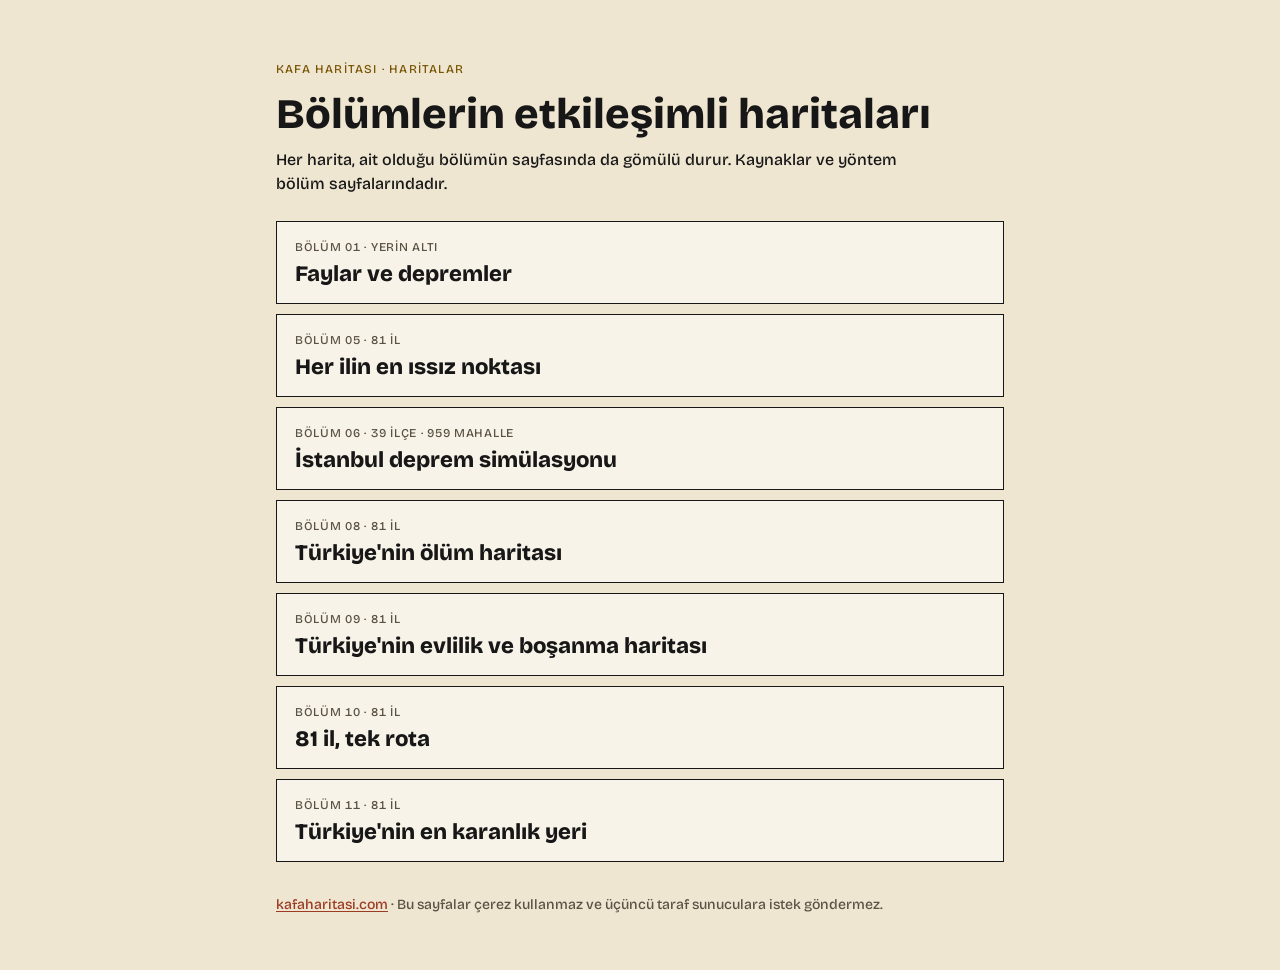
<file: index.html>
<!doctype html>
<html lang="tr">
<head>
<meta charset="utf-8">
<meta name="viewport" content="width=device-width, initial-scale=1">
<meta http-equiv="Content-Security-Policy" content="default-src 'self'; script-src 'none'; style-src 'self'; img-src 'self'; font-src 'self'; object-src 'none'; base-uri 'none'; form-action 'none'">
<title>Haritalar · Kafa Haritası</title>
<meta name="description" content="Kafa Haritası bölümlerinin etkileşimli haritaları.">
<link rel="stylesheet" href="ortak/kh.css">
<link rel="stylesheet" href="ortak/giris.css">
</head>
<body>
<main class="giris">
  <p class="etiket">Kafa Haritası · Haritalar</p>
  <h1>Bölümlerin etkileşimli haritaları</h1>
  <p class="aciklama">Her harita, ait olduğu bölümün sayfasında da gömülü durur. Kaynaklar ve yöntem bölüm sayfalarındadır.</p>
  <ul class="liste">
    <li>
      <a href="deprem/"><span class="meta">Bölüm 01 · Yerin Altı</span><span class="ad">Faylar ve depremler</span></a>
    </li>
    <li>
      <a href="issiz/"><span class="meta">Bölüm 05 · 81 il</span><span class="ad">Her ilin en ıssız noktası</span></a>
    </li>
    <li>
      <a href="istanbul-deprem/"><span class="meta">Bölüm 06 · 39 ilçe · 959 mahalle</span><span class="ad">İstanbul deprem simülasyonu</span></a>
    </li>
    <li>
      <a href="olum-haritasi/"><span class="meta">Bölüm 08 · 81 il</span><span class="ad">Türkiye'nin ölüm haritası</span></a>
    </li>
    <li>
      <a href="evlilik-haritasi/"><span class="meta">Bölüm 09 · 81 il</span><span class="ad">Türkiye'nin evlilik ve boşanma haritası</span></a>
    </li>
    <li>
      <a href="81-il-tek-rota/"><span class="meta">Bölüm 10 · 81 il</span><span class="ad">81 il, tek rota</span></a>
    </li>
    <li>
      <a href="karanlik/"><span class="meta">Bölüm 11 · 81 il</span><span class="ad">Türkiye'nin en karanlık yeri</span></a>
    </li>
  </ul>
  <p class="alt"><a href="https://www.kafaharitasi.com" rel="noopener">kafaharitasi.com</a> · Bu sayfalar çerez kullanmaz ve üçüncü taraf sunuculara istek göndermez.</p>
</main>
</body>
</html>
</file>
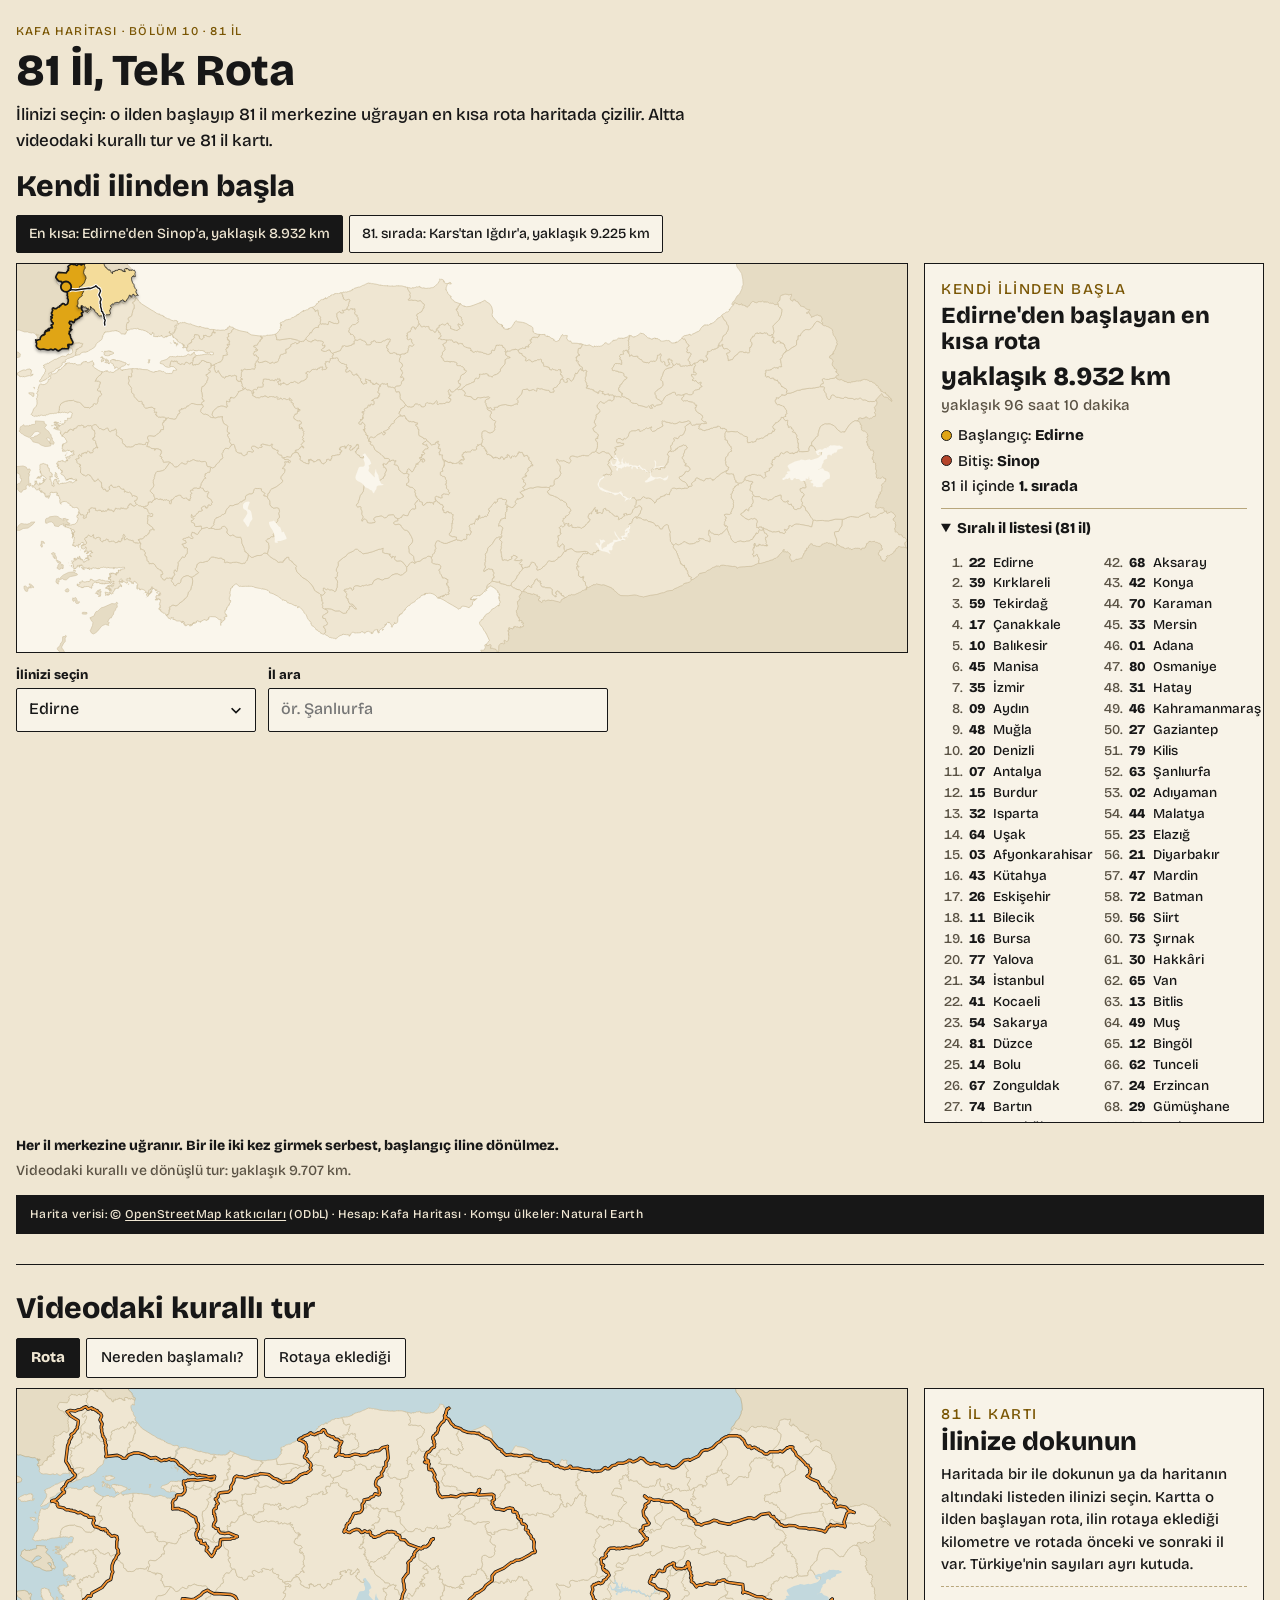
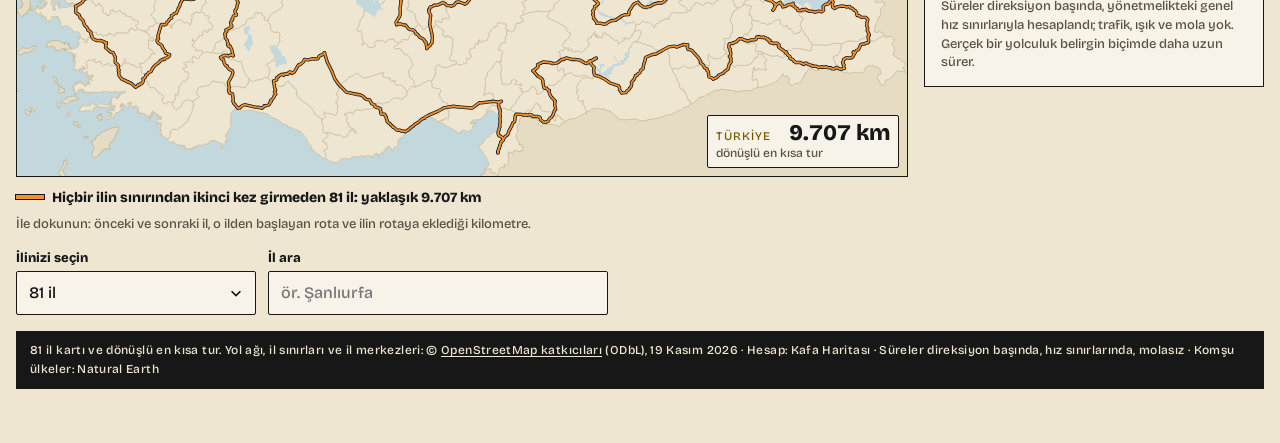
<file: 81-il-tek-rota/index.html>
<!doctype html>
<html lang="tr">
<head>
<meta charset="utf-8">
<meta name="viewport" content="width=device-width, initial-scale=1">
<meta http-equiv="Content-Security-Policy" content="default-src 'self'; script-src 'self'; style-src 'self'; img-src 'self' data:; font-src 'self'; connect-src 'none'; frame-src 'none'; object-src 'none'; base-uri 'none'; form-action 'none'">
<meta name="referrer" content="strict-origin-when-cross-origin">
<title>81 İl, Tek Rota · Kendi ilinden başla · Kafa Haritası</title>
<meta name="description" content="İlinizi seçin: o ilden başlayıp 81 il merkezine uğrayan en kısa rota haritada çizilir. Altta videodaki kurallı tur ve 81 il kartı. Kafa Haritası Bölüm 10.">
<link rel="preload" href="../ortak/bricolage-800.woff2" as="font" type="font/woff2" crossorigin>
<link rel="stylesheet" href="../ortak/kh.css">
<link rel="stylesheet" href="harita.css">
<link rel="stylesheet" href="kendi.css">
<script src="gom.js"></script>
</head>
<body>
<main class="sayfa">
  <header class="bas">
    <p class="etiket">Kafa Haritası · Bölüm 10 · 81 il</p>
    <h1>81 İl, Tek Rota</h1>
    <p class="giris-metni">İlinizi seçin: o ilden başlayıp 81 il merkezine uğrayan en kısa rota haritada çizilir. Altta videodaki kurallı tur ve 81 il kartı.</p>
  </header>

  <div class="sekmeler" role="tablist" aria-label="Harita">
    <button type="button" role="tab" id="sekme-kendi" aria-controls="kendi" aria-selected="true">Kendi ilinden başla</button>
    <button type="button" role="tab" id="sekme-tur" aria-controls="tur" aria-selected="false">Videodaki kurallı tur</button>
  </div>

  <section class="bolum-k" id="kendi" role="tabpanel" aria-labelledby="sekme-kendi">
    <h2 class="bolum-baslik">Kendi ilinden başla</h2>

    <div class="k-rozetler">
      <button type="button" class="k-rozet" data-il="edirne">En kısa: Edirne'den Sinop'a, yaklaşık 8.932 km</button>
      <button type="button" class="k-rozet" data-il="kars">81. sırada: Kars'tan Iğdır'a, yaklaşık 9.225 km</button>
    </div>

    <div class="govde">
      <figure class="sekil">
        <div class="cerceve k-cerceve" id="k-cerceve" aria-describedby="k-ipucu">
          <svg id="k-svg" viewBox="0 0 1000 436.5" role="img" aria-labelledby="k-svg-baslik" xmlns="http://www.w3.org/2000/svg">
            <title id="k-svg-baslik">Türkiye haritası: seçilen ilden başlayan en kısa rota</title>
            <rect id="k-deniz" width="1000" height="436.5"/>
            <path id="k-komsular"/>
            <g id="k-iller"></g>
            <g id="k-goller"></g>
            <path id="k-rota-kasa"/>
            <path id="k-rota"/>
            <circle id="k-bas" r="0" cx="-10" cy="-10"/>
            <circle id="k-bit" r="0" cx="-10" cy="-10"/>
            <path id="k-olcer"/>
          </svg>
          <div class="balon" id="k-balon" hidden></div>
        </div>
        <p class="gizli" id="k-ipucu">Haritanın metin karşılığı yandaki rota kartı ve sıralı il listesidir. İli haritanın altındaki listeden ya da arama kutusundan seçebilirsiniz.</p>

        <div class="secim-cubugu">
          <div class="il-sec">
            <label for="k-il-sec" class="il-sec-etiket">İlinizi seçin</label>
            <select id="k-il-sec"></select>
          </div>
          <div class="ara-kutu">
            <label for="k-ara" class="il-sec-etiket">İl ara</label>
            <input id="k-ara" type="search" placeholder="ör. Şanlıurfa" autocomplete="off" enterkeyhint="search" spellcheck="false" role="combobox" aria-expanded="false" aria-controls="k-ara-sonuc" aria-autocomplete="list">
            <ul class="ara-sonuc" id="k-ara-sonuc" role="listbox" hidden></ul>
          </div>
          <a class="tam-sayfa" id="k-tam-sayfa" href="./" target="_blank" rel="noopener" hidden>Tam sayfada aç<svg class="ikon" viewBox="0 0 16 16" aria-hidden="true"><path d="M6 3h7v7M13 3 4 12" fill="none" stroke="currentColor" stroke-width="1.8"/></svg></a>
        </div>
      </figure>

      <aside class="kart k-panel" id="k-panel" aria-live="polite" aria-atomic="true"></aside>
    </div>

    <div class="k-notlar">
      <p class="k-kural">Her il merkezine uğranır. Bir ile iki kez girmek serbest, başlangıç iline dönülmez.</p>
      <p class="k-karsi">Videodaki kurallı ve dönüşlü tur: yaklaşık 9.707 km.</p>
    </div>
    <p class="atif">Harita verisi: © <a href="https://www.openstreetmap.org/copyright" target="_blank" rel="noopener">OpenStreetMap katkıcıları</a> (ODbL) · Hesap: Kafa Haritası · Komşu ülkeler: Natural Earth</p>
  </section>

  <section class="bolum-k" id="tur" role="tabpanel" aria-labelledby="sekme-tur">
  <h2 class="bolum-baslik">Videodaki kurallı tur</h2>

  <div class="katmanlar" role="radiogroup" aria-label="Harita">
    <button type="button" role="radio" data-katman="rota" aria-checked="true">Rota</button>
    <button type="button" role="radio" data-katman="baslangic" aria-checked="false">Nereden başlamalı?</button>
    <button type="button" role="radio" data-katman="ekledigi" aria-checked="false">Rotaya eklediği</button>
  </div>

  <div class="govde">
    <figure class="sekil" id="sekil">
      <div class="harita-kap">
      <div class="cerceve" id="cerceve" aria-describedby="harita-ipucu">
        <svg id="svg" viewBox="0 0 1000 436.5" role="img" aria-labelledby="svg-baslik" xmlns="http://www.w3.org/2000/svg">
          <title id="svg-baslik">Türkiye haritası: 81 il ve dönüşlü en kısa tur</title>
          <rect id="deniz" width="1000" height="436.5"/>
          <path id="komsular"/>
          <g id="iller"></g>
          <g id="goller"></g>
          <path id="vurgu"/>
          <g id="rota-kasa"></g>
          <g id="rota"></g>
          <g id="rota-sec-kasa"></g>
          <g id="rota-sec"></g>
          <circle id="merkez" r="0" cx="-10" cy="-10"/>
        </svg>
        <div class="balon" id="balon" hidden></div>
      </div>
      <button type="button" class="tr-kutu" id="tr-kutu" aria-pressed="false">
        <span class="tr-ad">Türkiye</span>
        <span class="tr-sayi" id="tr-sayi">9.707 km</span>
        <span class="tr-birim" id="tr-birim">Dönüşlü en kısa tur</span>
      </button>
      </div>
      <p class="gizli" id="harita-ipucu">İlleri haritanın altındaki listeden ya da arama kutusundan seçebilirsiniz.</p>

      <div class="lejant" id="lejant" aria-live="polite"></div>

      <div class="secim-cubugu">
        <div class="il-sec">
          <label for="il-sec" class="il-sec-etiket">İlinizi seçin</label>
          <select id="il-sec"><option value="">81 il</option></select>
        </div>
        <div class="ara-kutu">
          <label for="ara" class="il-sec-etiket">İl ara</label>
          <input id="ara" type="search" placeholder="ör. Şanlıurfa" autocomplete="off" enterkeyhint="search" spellcheck="false" role="combobox" aria-expanded="false" aria-controls="ara-sonuc" aria-autocomplete="list">
          <ul class="ara-sonuc" id="ara-sonuc" role="listbox" hidden></ul>
        </div>
        <a class="tam-sayfa" id="tam-sayfa" href="./" target="_blank" rel="noopener" hidden>Tam sayfada aç<svg class="ikon" viewBox="0 0 16 16" aria-hidden="true"><path d="M6 3h7v7M13 3 4 12" fill="none" stroke="currentColor" stroke-width="1.8"/></svg></a>
      </div>
    </figure>

    <aside class="kart" id="kart" aria-live="polite" aria-atomic="true"></aside>
  </div>

  <p class="atif">81 il kartı ve dönüşlü en kısa tur. Yol ağı, il sınırları ve il merkezleri: © <a href="https://www.openstreetmap.org/copyright" target="_blank" rel="noopener">OpenStreetMap katkıcıları</a> (ODbL), 19 Kasım 2026 · Hesap: Kafa Haritası · Süreler direksiyon başında, hız sınırlarında, molasız · Komşu ülkeler: Natural Earth</p>
  </section>
</main>
<script src="veri.js"></script>
<script src="kendi_veri.js"></script>
<script src="sekme.js"></script>
<script src="harita.js"></script>
<script src="kendi.js"></script>
</body>
</html>
</file>
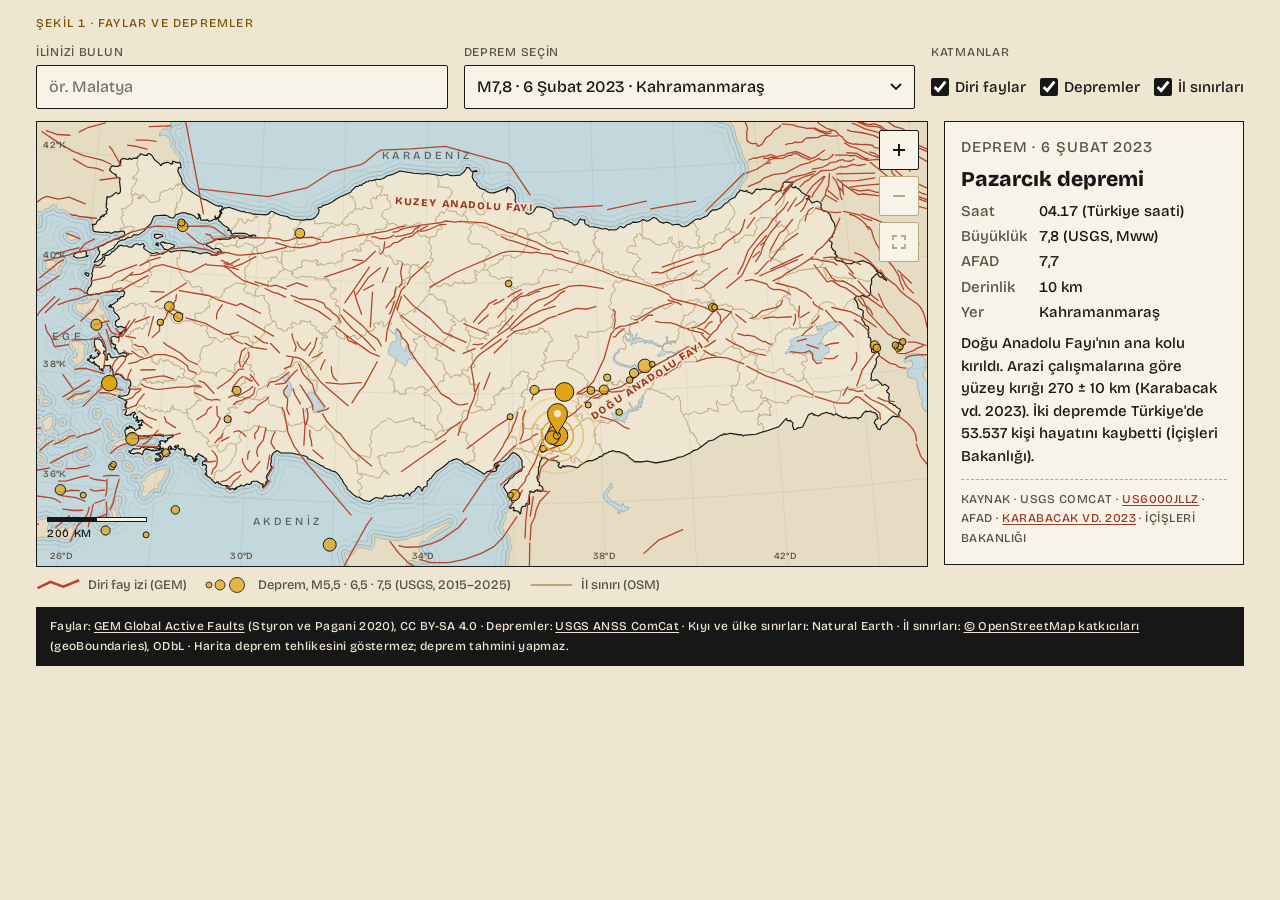
<file: deprem/index.html>
<!doctype html>
<html lang="tr">
<head>
<meta charset="utf-8">
<meta name="viewport" content="width=device-width, initial-scale=1">
<meta http-equiv="Content-Security-Policy" content="default-src 'self'; script-src 'self'; style-src 'self'; img-src 'self' data:; font-src 'self'; connect-src 'none'; frame-src 'none'; object-src 'none'; base-uri 'none'; form-action 'none'">
<meta name="referrer" content="strict-origin-when-cross-origin">
<title>Faylar ve depremler · Kafa Haritası</title>
<meta name="description" content="Türkiye'nin diri fay izleri ve 2015–2025 arasındaki M5,5 ve üzeri depremler. Kafa Haritası Bölüm 1'in etkileşimli haritası.">
<link rel="preload" href="../ortak/bricolage-500.woff2" as="font" type="font/woff2" crossorigin>
<link rel="stylesheet" href="../ortak/kh.css">
<link rel="stylesheet" href="harita.css">
</head>
<body>
<main class="sayfa">
  <div class="ust">
    <h1 class="etiket">Şekil 1 · Faylar ve depremler</h1>
    <a class="tam-sayfa" id="tam-sayfa" href="./" target="_blank" rel="noopener" hidden>Tam sayfada aç<svg class="ikon" viewBox="0 0 16 16" aria-hidden="true"><path d="M6 3h7v7M13 3 4 12" fill="none" stroke="currentColor" stroke-width="1.8"/></svg></a>
  </div>

  <div class="arac">
    <div class="alan alan-il">
      <label for="il-ara" class="meta">İlinizi bulun</label>
      <input id="il-ara" type="search" list="il-liste" placeholder="ör. Malatya" autocomplete="off" enterkeyhint="search" spellcheck="false">
      <datalist id="il-liste"></datalist>
    </div>
    <div class="alan alan-deprem">
      <label for="deprem-sec" class="meta">Deprem seçin</label>
      <select id="deprem-sec"></select>
    </div>
    <fieldset class="katman">
      <legend class="meta">Katmanlar</legend>
      <label><input type="checkbox" id="k-fay" checked> Diri faylar</label>
      <label><input type="checkbox" id="k-deprem" checked> Depremler</label>
      <label><input type="checkbox" id="k-il" checked> İl sınırları</label>
    </fieldset>
  </div>

  <div class="govde">
    <figure class="sekil">
      <div class="cerceve" id="cerceve" tabindex="0" aria-describedby="klavye-ipucu">
        <svg id="svg" viewBox="0 0 1000 500" role="img" aria-labelledby="svg-baslik" xmlns="http://www.w3.org/2000/svg">
          <title id="svg-baslik">Türkiye haritası: GEM diri fay izleri, il sınırları ve 2015–2025 arasındaki M5,5 ve üzeri depremler</title>
          <rect id="deniz" width="1000" height="500"/>
          <g id="k-su"></g>
          <path id="komsular"/>
          <path id="turkiye"/>
          <g id="iller"></g>
          <path id="turkiye-kiyi"/>
          <path id="goller"/>
          <path id="izgara"/>
          <g id="faylar"></g>
          <g id="fay-isabet"></g>
          <path id="il-secili"/>
          <g id="yazilar"></g>
          <g id="depremler"></g>
          <g id="secim"></g>
        </svg>
        <div class="zoom" role="group" aria-label="Yakınlaştırma">
          <button type="button" id="yak" aria-label="Yakınlaştır"><svg class="ikon" viewBox="0 0 16 16" aria-hidden="true"><path d="M8 2v12M2 8h12" stroke="currentColor" stroke-width="2"/></svg></button>
          <button type="button" id="uzak" aria-label="Uzaklaştır"><svg class="ikon" viewBox="0 0 16 16" aria-hidden="true"><path d="M2 8h12" stroke="currentColor" stroke-width="2"/></svg></button>
          <button type="button" id="sifirla" aria-label="Bütün Türkiye'yi göster"><svg class="ikon" viewBox="0 0 16 16" aria-hidden="true"><path d="M2 6V2h4M10 2h4v4M14 10v4h-4M6 14H2v-4" fill="none" stroke="currentColor" stroke-width="1.8"/></svg></button>
        </div>
        <div class="olcek" id="olcek" aria-hidden="true"><span class="olcek-cubuk" id="olcek-cubuk"></span><span id="olcek-yazi">200 km</span></div>
        <div class="ipucu" id="ipucu" role="status" hidden></div>
      </div>
      <p class="gizli" id="klavye-ipucu">Ok tuşlarıyla kaydırın, artı ve eksi tuşlarıyla yakınlaştırın. Depremleri listeden seçebilirsiniz.</p>
      <div class="lejant" aria-label="Lejant">
        <span class="l-oge"><svg viewBox="0 0 28 10" aria-hidden="true"><path d="M1 7 9 3l8 3 10-4" fill="none" stroke="#B5442A" stroke-width="1.6"/></svg>Diri fay izi (GEM)</span>
        <span class="l-oge"><svg viewBox="0 0 46 16" aria-hidden="true"><circle cx="4" cy="8" r="3" fill="#E0A515" fill-opacity=".75" stroke="#171717" stroke-width=".8"/><circle cx="15" cy="8" r="5" fill="#E0A515" fill-opacity=".75" stroke="#171717" stroke-width=".8"/><circle cx="32" cy="8" r="7.5" fill="#E0A515" fill-opacity=".75" stroke="#171717" stroke-width=".8"/></svg>Deprem, M5,5 · 6,5 · 7,5 (USGS, 2015–2025)</span>
        <span class="l-oge"><svg viewBox="0 0 28 10" aria-hidden="true"><path d="M1 5h26" stroke="#B8A67C" stroke-width="1.2"/></svg>İl sınırı (OSM)</span>
      </div>
    </figure>

    <aside class="kart" id="kart" aria-live="polite" aria-atomic="true"></aside>
  </div>

  <p class="atif">Faylar: <a href="https://github.com/GEMScienceTools/gem-global-active-faults" target="_blank" rel="noopener">GEM Global Active Faults</a> (Styron ve Pagani 2020), CC BY-SA 4.0 · Depremler: <a href="https://earthquake.usgs.gov/earthquakes/search/" target="_blank" rel="noopener">USGS ANSS ComCat</a> · Kıyı ve ülke sınırları: Natural Earth · İl sınırları: <a href="https://www.openstreetmap.org/copyright" target="_blank" rel="noopener">© OpenStreetMap katkıcıları</a> (geoBoundaries), ODbL · Harita deprem tehlikesini göstermez; deprem tahmini yapmaz.</p>
</main>
<script src="veri.js"></script>
<script src="harita.js"></script>
</body>
</html>
</file>
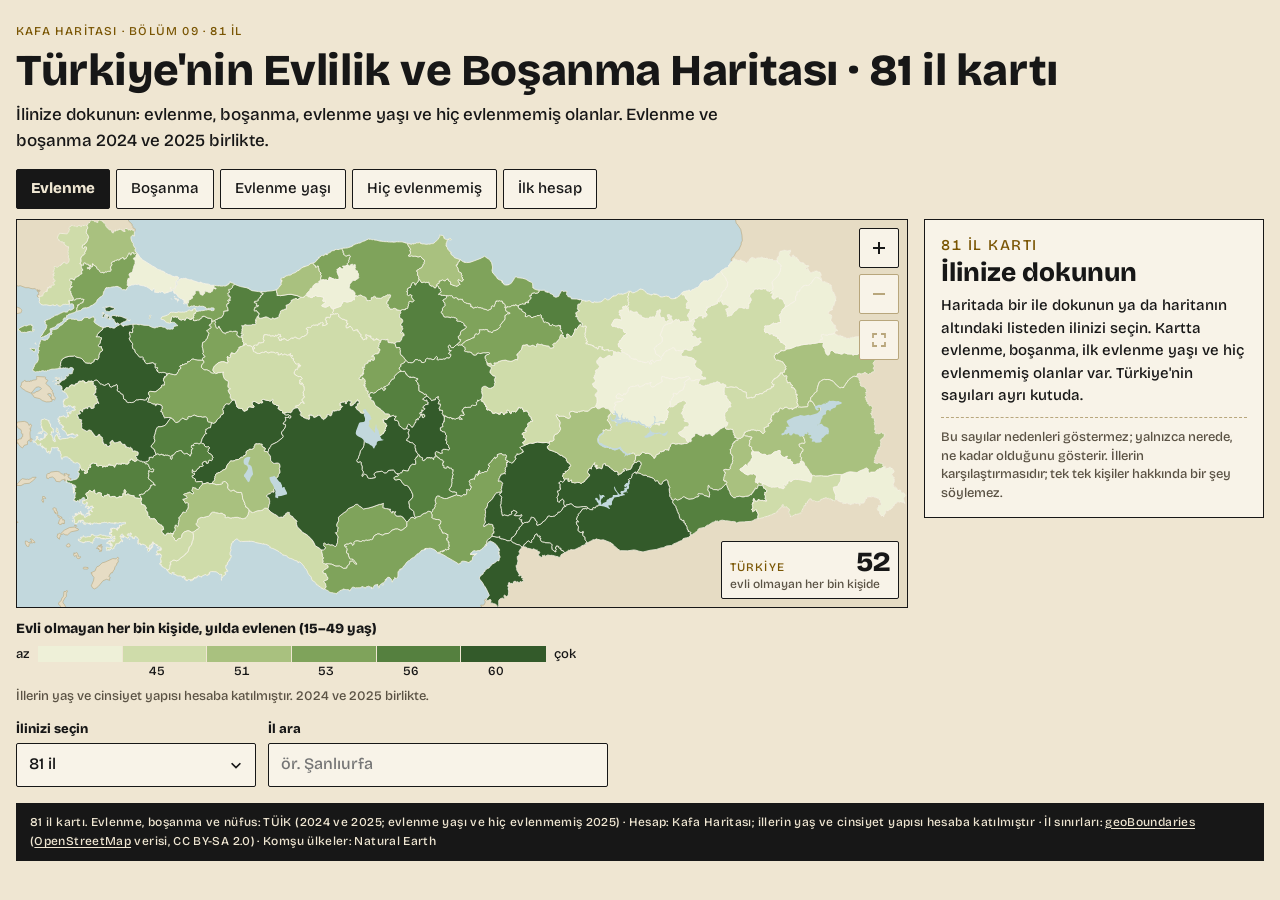
<file: evlilik-haritasi/index.html>
<!doctype html>
<html lang="tr">
<head>
<meta charset="utf-8">
<meta name="viewport" content="width=device-width, initial-scale=1">
<meta http-equiv="Content-Security-Policy" content="default-src 'self'; script-src 'self'; style-src 'self'; img-src 'self' data:; font-src 'self'; connect-src 'none'; frame-src 'none'; object-src 'none'; base-uri 'none'; form-action 'none'">
<meta name="referrer" content="strict-origin-when-cross-origin">
<title>Türkiye'nin Evlilik ve Boşanma Haritası · 81 il kartı · Kafa Haritası</title>
<meta name="description" content="81 ilin kartı: evlenme, boşanma, ilk evlenme yaşı ve hiç evlenmemiş olanlar. TÜİK verisi; evlenme ve boşanma 2024 ve 2025 birlikte. Kafa Haritası Bölüm 09.">
<link rel="preload" href="../ortak/bricolage-800.woff2" as="font" type="font/woff2" crossorigin>
<link rel="stylesheet" href="../ortak/kh.css">
<link rel="stylesheet" href="harita.css">
<script src="gom.js"></script>
</head>
<body>
<main class="sayfa">
  <header class="bas">
    <p class="etiket">Kafa Haritası · Bölüm 09 · 81 il</p>
    <h1>Türkiye'nin Evlilik ve Boşanma Haritası · 81 il kartı</h1>
    <p class="giris-metni">İlinize dokunun: evlenme, boşanma, evlenme yaşı ve hiç evlenmemiş olanlar. Evlenme ve boşanma 2024 ve 2025 birlikte.</p>
  </header>

  <div class="katmanlar" role="radiogroup" aria-label="Harita">
    <button type="button" role="radio" data-katman="evlenme" aria-checked="true">Evlenme</button>
    <button type="button" role="radio" data-katman="bosanma" aria-checked="false">Boşanma</button>
    <button type="button" role="radio" data-katman="yas" aria-checked="false">Evlenme yaşı</button>
    <button type="button" role="radio" data-katman="bekar" aria-checked="false">Hiç evlenmemiş</button>
    <button type="button" role="radio" data-katman="ilk" aria-checked="false">İlk hesap</button>
  </div>

  <div class="govde">
    <figure class="sekil" id="sekil">
      <div class="harita-kap">
      <div class="cerceve" id="cerceve" tabindex="0" aria-describedby="klavye-ipucu">
        <svg id="svg" viewBox="0 0 1000 436.5" role="img" aria-labelledby="svg-baslik" xmlns="http://www.w3.org/2000/svg">
          <title id="svg-baslik">Türkiye haritası: 81 il</title>
          <rect id="deniz" width="1000" height="436.5"/>
          <path id="komsular"/>
          <g id="iller"></g>
          <g id="goller"></g>
          <path id="vurgu"/>
          <g id="adlar"></g>
        </svg>
        <div class="balon" id="balon" hidden></div>
        <div class="ipucu" id="ipucu" role="status" hidden></div>
      </div>
      <div class="zoom" role="group" aria-label="Yakınlaştırma">
        <button type="button" id="yak" aria-label="Yakınlaştır"><svg class="ikon" viewBox="0 0 16 16" aria-hidden="true"><path d="M8 2v12M2 8h12" stroke="currentColor" stroke-width="2"/></svg></button>
        <button type="button" id="uzak" aria-label="Uzaklaştır"><svg class="ikon" viewBox="0 0 16 16" aria-hidden="true"><path d="M2 8h12" stroke="currentColor" stroke-width="2"/></svg></button>
        <button type="button" id="sifirla" aria-label="Bütün Türkiye'yi göster"><svg class="ikon" viewBox="0 0 16 16" aria-hidden="true"><path d="M2 6V2h4M10 2h4v4M14 10v4h-4M6 14H2v-4" fill="none" stroke="currentColor" stroke-width="1.8"/></svg></button>
      </div>
      <button type="button" class="tr-kutu" id="tr-kutu" aria-pressed="false">
        <span class="tr-ad">Türkiye</span>
        <span class="tr-sayi" id="tr-sayi">52</span>
        <span class="tr-birim" id="tr-birim">evli olmayan her bin kişide</span>
      </button>
      </div>
      <p class="gizli" id="klavye-ipucu">Ok tuşlarıyla kaydırın, artı ve eksi tuşlarıyla yakınlaştırın. İlleri haritanın altındaki listeden ya da arama kutusundan seçebilirsiniz.</p>

      <div class="lejant" id="lejant" aria-live="polite"></div>

      <div class="secim-cubugu">
        <div class="il-sec">
          <label for="il-sec" class="il-sec-etiket">İlinizi seçin</label>
          <select id="il-sec"><option value="">81 il</option></select>
        </div>
        <div class="ara-kutu">
          <label for="ara" class="il-sec-etiket">İl ara</label>
          <input id="ara" type="search" placeholder="ör. Şanlıurfa" autocomplete="off" enterkeyhint="search" spellcheck="false" role="combobox" aria-expanded="false" aria-controls="ara-sonuc" aria-autocomplete="list">
          <ul class="ara-sonuc" id="ara-sonuc" role="listbox" hidden></ul>
        </div>
        <a class="tam-sayfa" id="tam-sayfa" href="./" target="_blank" rel="noopener" hidden>Tam sayfada aç<svg class="ikon" viewBox="0 0 16 16" aria-hidden="true"><path d="M6 3h7v7M13 3 4 12" fill="none" stroke="currentColor" stroke-width="1.8"/></svg></a>
      </div>
    </figure>

    <aside class="kart" id="kart" aria-live="polite" aria-atomic="true"></aside>
  </div>

  <p class="atif">81 il kartı. Evlenme, boşanma ve nüfus: TÜİK (2024 ve 2025; evlenme yaşı ve hiç evlenmemiş 2025) · Hesap: Kafa Haritası; illerin yaş ve cinsiyet yapısı hesaba katılmıştır · İl sınırları: <a href="https://www.geoboundaries.org" target="_blank" rel="noopener">geoBoundaries</a> (<a href="https://www.openstreetmap.org/copyright" target="_blank" rel="noopener">OpenStreetMap</a> verisi, CC BY-SA 2.0) · Komşu ülkeler: Natural Earth</p>
</main>
<script src="veri.js"></script>
<script src="harita.js"></script>
</body>
</html>
</file>
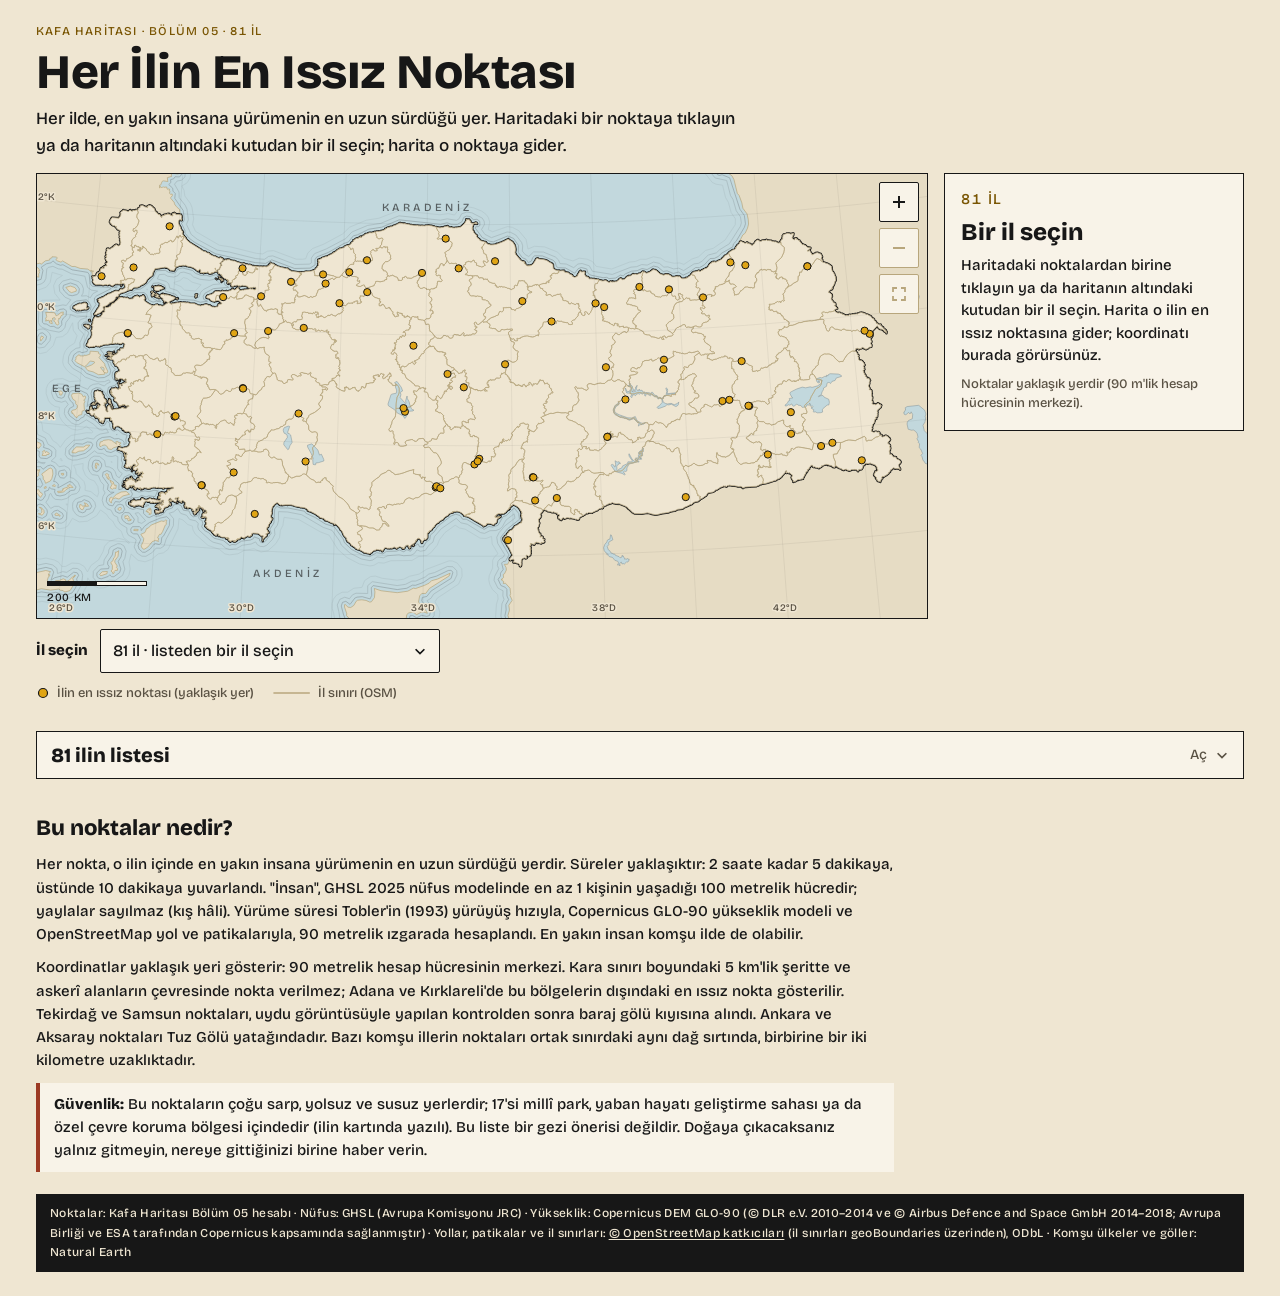
<file: issiz/index.html>
<!doctype html>
<html lang="tr">
<head>
<meta charset="utf-8">
<meta name="viewport" content="width=device-width, initial-scale=1">
<meta http-equiv="Content-Security-Policy" content="default-src 'self'; script-src 'self'; style-src 'self'; img-src 'self' data:; font-src 'self'; connect-src 'none'; frame-src 'none'; object-src 'none'; base-uri 'none'; form-action 'none'">
<meta name="referrer" content="strict-origin-when-cross-origin">
<title>Her İlin En Issız Noktası · Kafa Haritası</title>
<meta name="description" content="81 ilin her birinde en yakın insana yürümenin en uzun sürdüğü yer: harita ve koordinat listesi. Kafa Haritası Bölüm 05.">
<link rel="preload" href="../ortak/bricolage-800.woff2" as="font" type="font/woff2" crossorigin>
<link rel="stylesheet" href="../ortak/kh.css">
<link rel="stylesheet" href="harita.css">
<script src="gom.js"></script>
</head>
<body>
<main class="sayfa">
  <header class="bas">
    <p class="etiket">Kafa Haritası · Bölüm 05 · 81 il</p>
    <h1>Her İlin En Issız Noktası</h1>
    <p class="giris-metni">Her ilde, en yakın insana yürümenin en uzun sürdüğü yer. Haritadaki bir noktaya tıklayın ya da haritanın altındaki kutudan bir il seçin; harita o noktaya gider.</p>
  </header>

  <div class="govde">
    <figure class="sekil" id="sekil">
      <div class="cerceve" id="cerceve" tabindex="0" aria-describedby="klavye-ipucu">
        <svg id="svg" viewBox="0 0 1000 500" role="img" aria-labelledby="svg-baslik" xmlns="http://www.w3.org/2000/svg">
          <title id="svg-baslik">Türkiye haritası: 81 ilin en ıssız noktası</title>
          <rect id="deniz" width="1000" height="500"/>
          <g id="k-su"></g>
          <path id="komsular"/>
          <path id="komsu-ek"/>
          <g id="kara-kiyi"></g>
          <g id="kara"></g>
          <path id="goller"/>
          <g id="iller"></g>
          <path id="il-secili"/>
          <path id="izgara"/>
          <g id="yazilar"></g>
          <g id="noktalar"></g>
          <g id="adlar"></g>
          <g id="secim"></g>
        </svg>
        <div class="zoom" role="group" aria-label="Yakınlaştırma">
          <button type="button" id="yak" aria-label="Yakınlaştır"><svg class="ikon" viewBox="0 0 16 16" aria-hidden="true"><path d="M8 2v12M2 8h12" stroke="currentColor" stroke-width="2"/></svg></button>
          <button type="button" id="uzak" aria-label="Uzaklaştır"><svg class="ikon" viewBox="0 0 16 16" aria-hidden="true"><path d="M2 8h12" stroke="currentColor" stroke-width="2"/></svg></button>
          <button type="button" id="sifirla" aria-label="Bütün Türkiye'yi göster"><svg class="ikon" viewBox="0 0 16 16" aria-hidden="true"><path d="M2 6V2h4M10 2h4v4M14 10v4h-4M6 14H2v-4" fill="none" stroke="currentColor" stroke-width="1.8"/></svg></button>
        </div>
        <div class="olcek" id="olcek" aria-hidden="true"><span class="olcek-cubuk" id="olcek-cubuk"></span><span id="olcek-yazi">200 km</span></div>
        <div class="balon" id="balon" hidden></div>
        <div class="ipucu" id="ipucu" role="status" hidden></div>
      </div>
      <p class="gizli" id="klavye-ipucu">Ok tuşlarıyla kaydırın, artı ve eksi tuşlarıyla yakınlaştırın. İlleri haritanın altındaki kutudan seçebilirsiniz.</p>
      <div class="il-sec">
        <label for="il-sec" class="il-sec-etiket">İl seçin</label>
        <select id="il-sec">
          <option value="">81 il · listeden bir il seçin</option>
        </select>
        <a class="tam-sayfa" id="tam-sayfa" href="./" target="_blank" rel="noopener" hidden>Tam sayfada aç<svg class="ikon" viewBox="0 0 16 16" aria-hidden="true"><path d="M6 3h7v7M13 3 4 12" fill="none" stroke="currentColor" stroke-width="1.8"/></svg></a>
      </div>
      <div class="lejant" aria-label="Lejant">
        <span class="l-oge"><svg viewBox="0 0 14 14" aria-hidden="true"><circle cx="7" cy="7" r="4.5" fill="#E0A515" stroke="#171717" stroke-width="1.2"/></svg>İlin en ıssız noktası (yaklaşık yer)</span>
        <span class="l-oge"><svg viewBox="0 0 28 10" aria-hidden="true"><path d="M1 5h26" stroke="#B8A67C" stroke-width="1.2"/></svg>İl sınırı (OSM)</span>
      </div>
    </figure>

    <aside class="kart" id="kart" aria-live="polite" aria-atomic="true"></aside>
  </div>

  <details class="liste-bolum" id="liste-bolum">
    <summary><span id="liste-baslik">81 ilin listesi</span><span class="liste-ac-yazi" aria-hidden="true"><span class="ac">Aç</span><span class="kapat">Kapat</span><svg class="ikon ok" viewBox="0 0 16 16"><path d="M3 6l5 5 5-5" fill="none" stroke="currentColor" stroke-width="2"/></svg></span></summary>
    <div class="liste-ust">
      <div class="alan">
        <label for="il-ara" class="meta">İl ara</label>
        <input id="il-ara" type="search" placeholder="ör. Mersin" autocomplete="off" enterkeyhint="search" spellcheck="false">
      </div>
    </div>
    <p class="meta liste-not">İl · ilçe · en yakın insana yürüme süresi · koordinat (enlem, boylam)</p>
    <ol class="il-liste" id="il-liste"></ol>
    <p class="bos" id="bos" hidden>Bu adla bir il bulamadık.</p>
  </details>

  <section class="notlar" aria-labelledby="not-baslik">
    <h2 id="not-baslik">Bu noktalar nedir?</h2>
    <p>Her nokta, o ilin içinde en yakın insana yürümenin en uzun sürdüğü yerdir. Süreler yaklaşıktır: 2 saate kadar 5 dakikaya, üstünde 10 dakikaya yuvarlandı. "İnsan", GHSL 2025 nüfus modelinde en az 1 kişinin yaşadığı 100 metrelik hücredir; yaylalar sayılmaz (kış hâli). Yürüme süresi Tobler'in (1993) yürüyüş hızıyla, Copernicus GLO-90 yükseklik modeli ve OpenStreetMap yol ve patikalarıyla, 90 metrelik ızgarada hesaplandı. En yakın insan komşu ilde de olabilir.</p>
    <p>Koordinatlar yaklaşık yeri gösterir: 90 metrelik hesap hücresinin merkezi. Kara sınırı boyundaki 5 km'lik şeritte ve askerî alanların çevresinde nokta verilmez; Adana ve Kırklareli'de bu bölgelerin dışındaki en ıssız nokta gösterilir. Tekirdağ ve Samsun noktaları, uydu görüntüsüyle yapılan kontrolden sonra baraj gölü kıyısına alındı. Ankara ve Aksaray noktaları Tuz Gölü yatağındadır. Bazı komşu illerin noktaları ortak sınırdaki aynı dağ sırtında, birbirine bir iki kilometre uzaklıktadır.</p>
    <p class="uyari"><strong>Güvenlik:</strong> Bu noktaların çoğu sarp, yolsuz ve susuz yerlerdir; 17'si millî park, yaban hayatı geliştirme sahası ya da özel çevre koruma bölgesi içindedir (ilin kartında yazılı). Bu liste bir gezi önerisi değildir. Doğaya çıkacaksanız yalnız gitmeyin, nereye gittiğinizi birine haber verin.</p>
  </section>

  <p class="atif">Noktalar: Kafa Haritası Bölüm 05 hesabı · Nüfus: GHSL (Avrupa Komisyonu JRC) · Yükseklik: Copernicus DEM GLO-90 (© DLR e.V. 2010–2014 ve © Airbus Defence and Space GmbH 2014–2018; Avrupa Birliği ve ESA tarafından Copernicus kapsamında sağlanmıştır) · Yollar, patikalar ve il sınırları: <a href="https://www.openstreetmap.org/copyright" target="_blank" rel="noopener">© OpenStreetMap katkıcıları</a> (il sınırları geoBoundaries üzerinden), ODbL · Komşu ülkeler ve göller: Natural Earth</p>
</main>
<script src="veri.js"></script>
<script src="harita.js"></script>
</body>
</html>
</file>
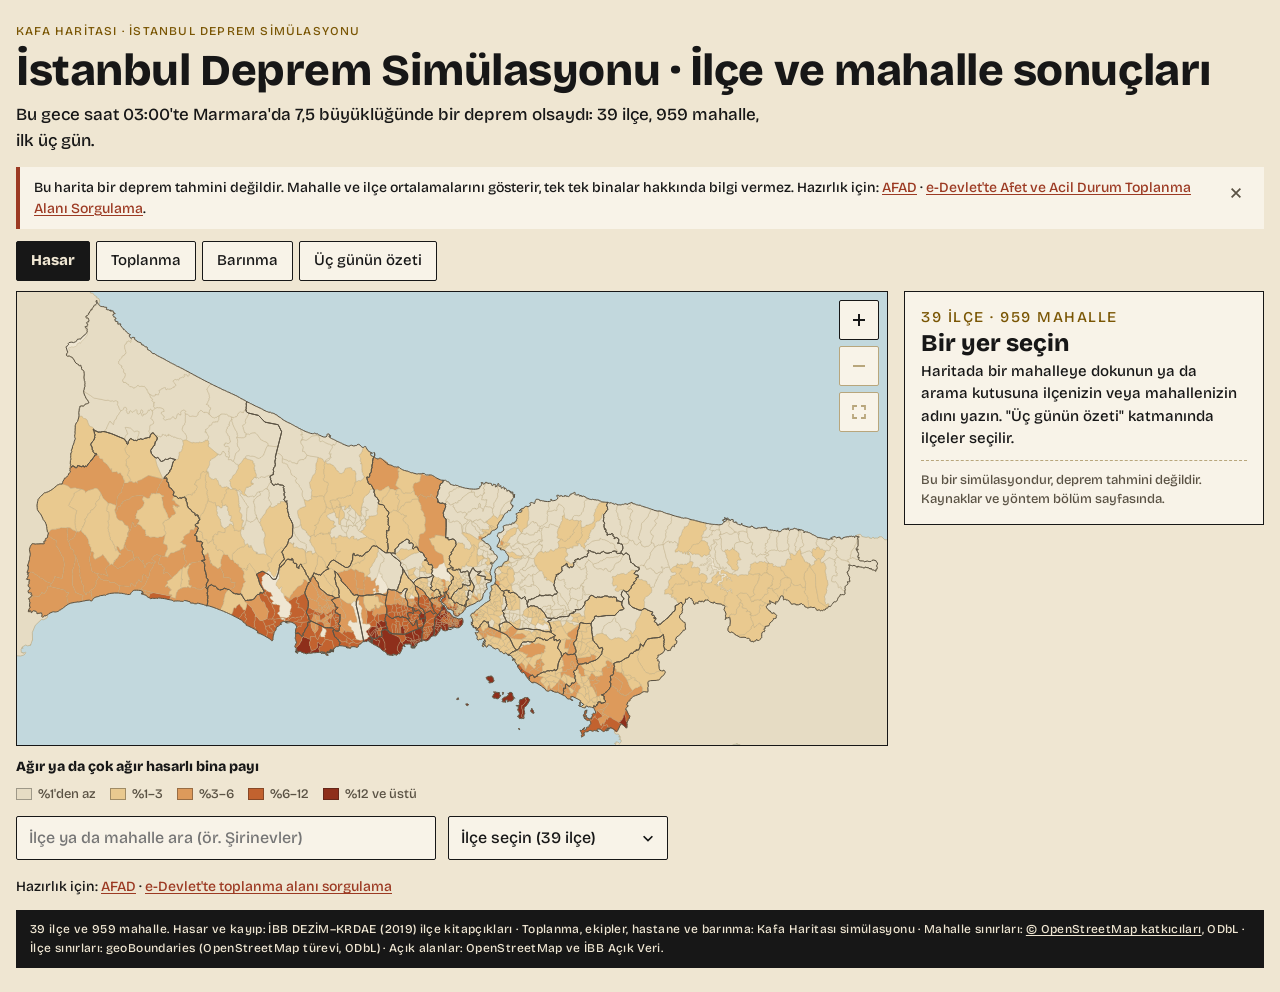
<file: istanbul-deprem/index.html>
<!doctype html>
<html lang="tr">
<head>
<meta charset="utf-8">
<meta name="viewport" content="width=device-width, initial-scale=1">
<meta http-equiv="Content-Security-Policy" content="default-src 'self'; script-src 'self'; style-src 'self'; img-src 'self' data:; font-src 'self'; connect-src 'none'; frame-src 'none'; object-src 'none'; base-uri 'none'; form-action 'none'">
<meta name="referrer" content="strict-origin-when-cross-origin">
<title>İstanbul Deprem Simülasyonu · İlçe ve mahalle sonuçları · Kafa Haritası</title>
<meta name="description" content="Bu gece saat 03:00'te Marmara'da 7,5 büyüklüğünde bir deprem olsaydı: 39 ilçe ve 959 mahallede bina hasarı, toplanma, barınma ve ilk üç gün. Kafa Haritası simülasyonu; deprem tahmini değildir.">
<link rel="preload" href="../ortak/bricolage-800.woff2" as="font" type="font/woff2" crossorigin>
<link rel="stylesheet" href="../ortak/kh.css">
<link rel="stylesheet" href="harita.css">
<script src="gom.js"></script>
</head>
<body>
<main class="sayfa">
  <header class="bas">
    <p class="etiket">Kafa Haritası · İstanbul Deprem Simülasyonu</p>
    <h1>İstanbul Deprem Simülasyonu · İlçe ve mahalle sonuçları</h1>
    <p class="giris-metni">Bu gece saat 03:00'te Marmara'da 7,5 büyüklüğünde bir deprem olsaydı: 39 ilçe, 959 mahalle, ilk üç gün.</p>
  </header>

  <aside class="uyari" id="uyari" aria-label="Uyarı">
    <p>Bu harita bir deprem tahmini değildir. Mahalle ve ilçe ortalamalarını gösterir, tek tek binalar hakkında bilgi vermez. Hazırlık için: <a href="https://www.afad.gov.tr" target="_blank" rel="noopener">AFAD</a> · <a href="https://www.turkiye.gov.tr/afet-ve-acil-durum-yonetimi-baskanligi" target="_blank" rel="noopener">e-Devlet'te Afet ve Acil Durum Toplanma Alanı Sorgulama</a>.</p>
    <button type="button" class="kapat" id="uyari-kapat" aria-label="Uyarıyı kapat"><svg class="ikon" viewBox="0 0 16 16" aria-hidden="true"><path d="M3 3l10 10M13 3 3 13" stroke="currentColor" stroke-width="2"/></svg></button>
  </aside>

  <div class="katmanlar" role="radiogroup" aria-label="Katman">
    <button type="button" role="radio" data-katman="hasar" aria-checked="true">Hasar</button>
    <button type="button" role="radio" data-katman="toplanma" aria-checked="false">Toplanma</button>
    <button type="button" role="radio" data-katman="barinma" aria-checked="false">Barınma</button>
    <button type="button" role="radio" data-katman="ozet" aria-checked="false">Üç günün özeti</button>
  </div>

  <div class="govde">
    <figure class="sekil" id="sekil">
      <div class="cerceve" id="cerceve" tabindex="0" aria-describedby="klavye-ipucu">
        <svg id="svg" viewBox="0 0 1000 522.5" role="img" aria-labelledby="svg-baslik" xmlns="http://www.w3.org/2000/svg">
          <title id="svg-baslik">İstanbul haritası: ilçe ve mahalle sonuçları</title>
          <defs>
            <pattern id="tarama" width="6" height="6" patternUnits="userSpaceOnUse" patternTransform="rotate(45)">
              <rect width="6" height="6" fill="#CFC6B2"/>
              <path d="M0 0V6" stroke="#B3A88F" stroke-width="1.6"/>
            </pattern>
          </defs>
          <rect id="deniz" width="1000" height="522.5"/>
          <path id="komsular"/>
          <g id="ilce-dolgu"></g>
          <g id="mahalleler"></g>
          <g id="ilce-sinir"></g>
          <path id="vurgu-ilce"/>
          <path id="vurgu"/>
          <g id="adlar"></g>
        </svg>
        <div class="zoom" role="group" aria-label="Yakınlaştırma">
          <button type="button" id="yak" aria-label="Yakınlaştır"><svg class="ikon" viewBox="0 0 16 16" aria-hidden="true"><path d="M8 2v12M2 8h12" stroke="currentColor" stroke-width="2"/></svg></button>
          <button type="button" id="uzak" aria-label="Uzaklaştır"><svg class="ikon" viewBox="0 0 16 16" aria-hidden="true"><path d="M2 8h12" stroke="currentColor" stroke-width="2"/></svg></button>
          <button type="button" id="sifirla" aria-label="Bütün İstanbul'u göster"><svg class="ikon" viewBox="0 0 16 16" aria-hidden="true"><path d="M2 6V2h4M10 2h4v4M14 10v4h-4M6 14H2v-4" fill="none" stroke="currentColor" stroke-width="1.8"/></svg></button>
        </div>
        <div class="balon" id="balon" hidden></div>
        <div class="ipucu" id="ipucu" role="status" hidden></div>
      </div>
      <p class="gizli" id="klavye-ipucu">Ok tuşlarıyla kaydırın, artı ve eksi tuşlarıyla yakınlaştırın. İlçe ve mahalleleri haritanın altındaki arama kutusundan ya da ilçe listesinden seçebilirsiniz.</p>

      <div class="lejant" id="lejant" aria-live="polite"></div>

      <div class="secim-cubugu">
        <div class="ara-kutu">
          <label for="ara" class="gizli">İlçe ya da mahalle ara</label>
          <input id="ara" type="search" placeholder="İlçe ya da mahalle ara (ör. Şirinevler)" autocomplete="off" enterkeyhint="search" spellcheck="false" role="combobox" aria-expanded="false" aria-controls="ara-sonuc" aria-autocomplete="list">
          <ul class="ara-sonuc" id="ara-sonuc" role="listbox" hidden></ul>
        </div>
        <div class="il-sec">
          <label for="ilce-sec" class="gizli">İlçe seçin</label>
          <select id="ilce-sec"><option value="">İlçe seçin (39 ilçe)</option></select>
        </div>
        <a class="tam-sayfa" id="tam-sayfa" href="./" target="_blank" rel="noopener" hidden>Tam sayfada aç<svg class="ikon" viewBox="0 0 16 16" aria-hidden="true"><path d="M6 3h7v7M13 3 4 12" fill="none" stroke="currentColor" stroke-width="1.8"/></svg></a>
      </div>
    </figure>

    <aside class="kart" id="kart" aria-live="polite" aria-atomic="true"></aside>
  </div>

  <p class="hazirlik">Hazırlık için: <a href="https://www.afad.gov.tr" target="_blank" rel="noopener">AFAD</a> · <a href="https://www.turkiye.gov.tr/afet-ve-acil-durum-yonetimi-baskanligi" target="_blank" rel="noopener">e-Devlet'te toplanma alanı sorgulama</a></p>

  <p class="atif">39 ilçe ve 959 mahalle. Hasar ve kayıp: İBB DEZİM–KRDAE (2019) ilçe kitapçıkları · Toplanma, ekipler, hastane ve barınma: Kafa Haritası simülasyonu · Mahalle sınırları: <a href="https://www.openstreetmap.org/copyright" target="_blank" rel="noopener">© OpenStreetMap katkıcıları</a>, ODbL · İlçe sınırları: geoBoundaries (OpenStreetMap türevi, ODbL) · Açık alanlar: OpenStreetMap ve İBB Açık Veri.</p>
</main>
<script src="veri.js"></script>
<script src="harita.js"></script>
</body>
</html>
</file>
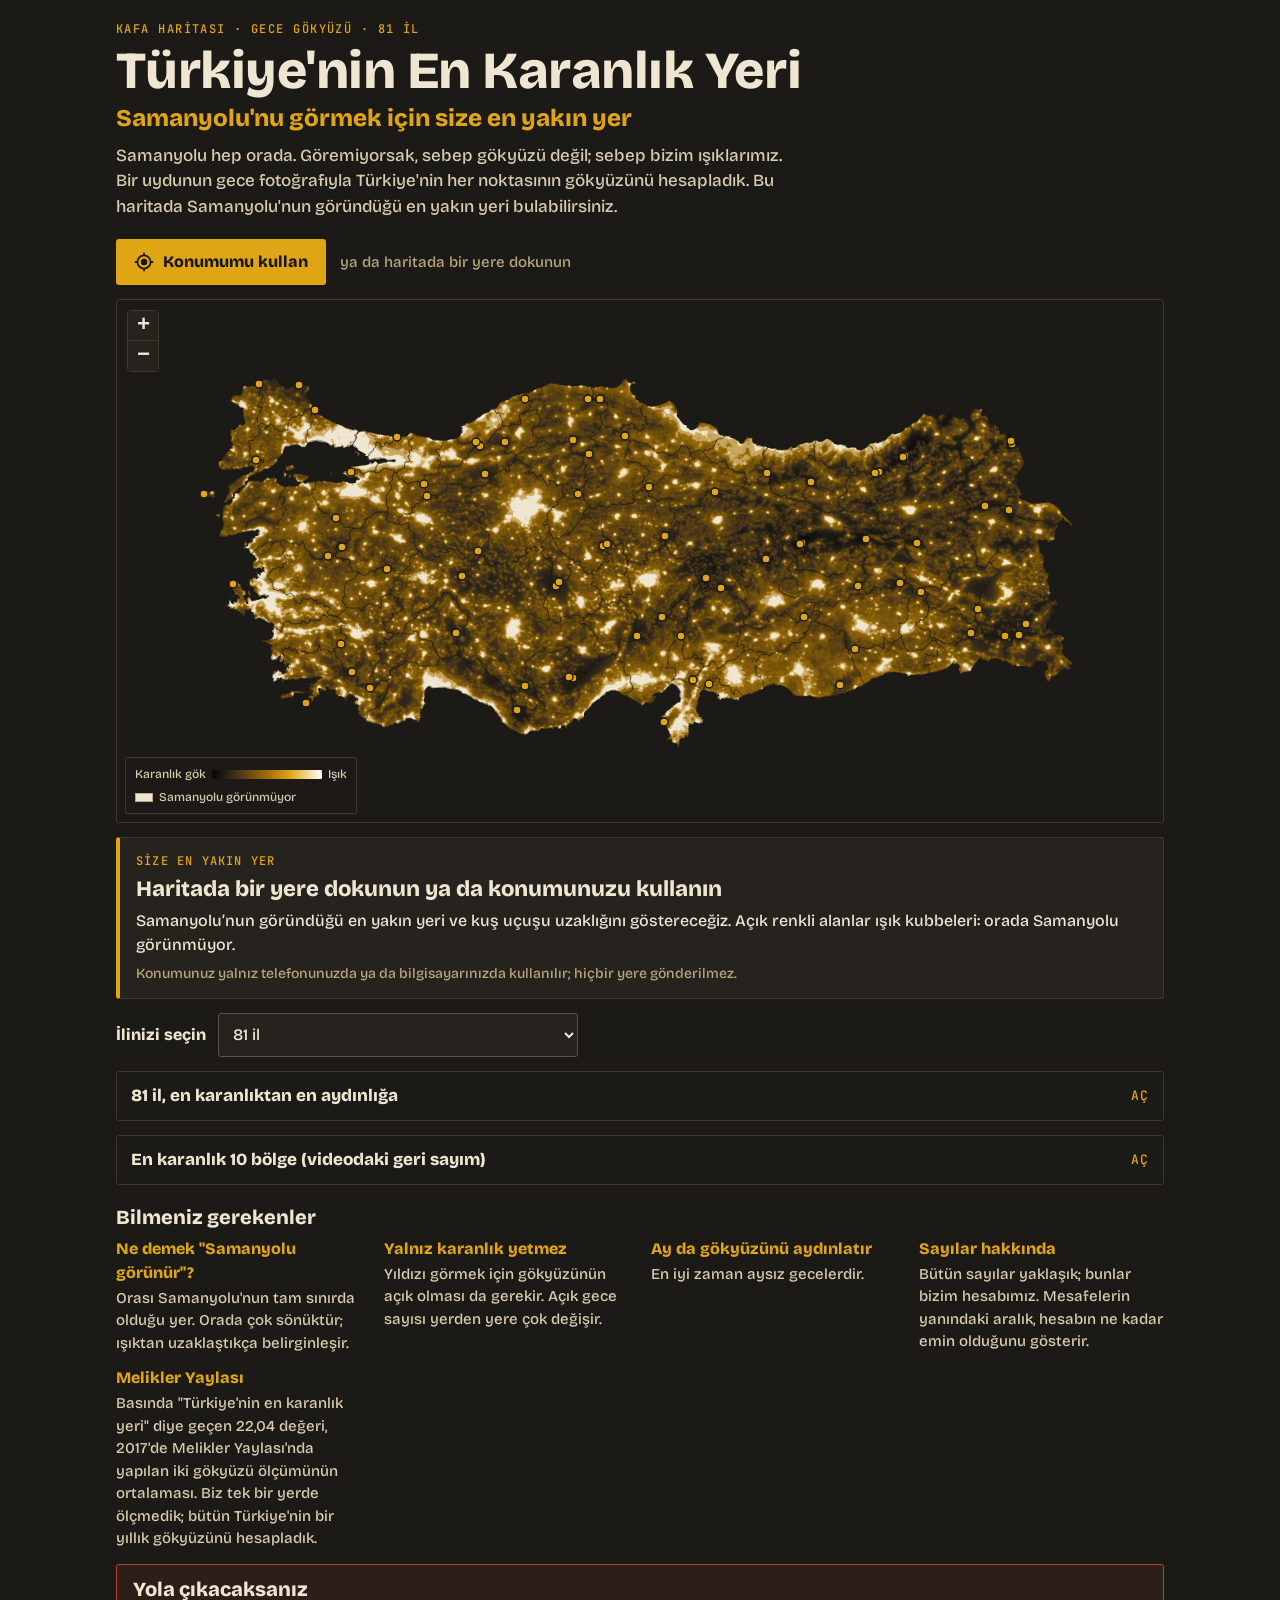
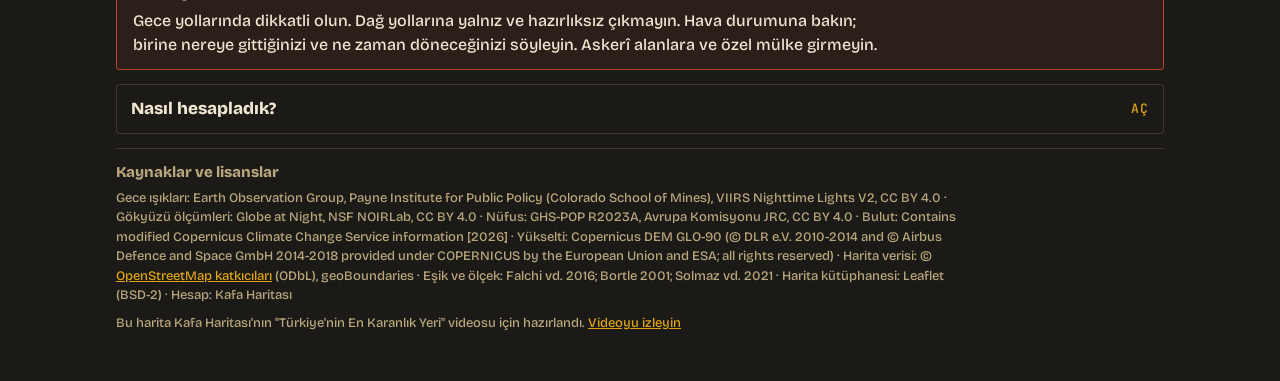
<file: karanlik/index.html>
<!doctype html>
<html lang="tr">
<head>
<meta charset="utf-8">
<meta name="viewport" content="width=device-width, initial-scale=1, viewport-fit=cover">
<meta http-equiv="Content-Security-Policy" content="default-src 'self'; script-src 'self'; style-src 'self'; img-src 'self' data: blob:; font-src 'self'; connect-src 'self'; frame-src 'none'; object-src 'none'; base-uri 'none'; form-action 'none'">
<meta name="referrer" content="strict-origin-when-cross-origin">
<meta name="theme-color" content="#1C1A17">
<title>Türkiye'nin En Karanlık Yeri · Samanyolu'nu görmek için size en yakın yer · Kafa Haritası</title>
<meta name="description" content="Türkiye'nin gece gökyüzü haritası. Haritaya dokunun ya da konumunuzu kullanın: Samanyolu'nun göründüğü size en yakın yeri gösterelim. 81 ilin en karanlık noktası ve en karanlık 10 bölge.">
<link rel="preload" href="yazi/bricolage-800.woff2" as="font" type="font/woff2" crossorigin>
<link rel="stylesheet" href="leaflet/leaflet.css">
<link rel="stylesheet" href="karanlik_2026-11-27.css">
<script src="gom.js"></script>
</head>
<body>
<main class="sayfa">
  <header class="bas-alan">
    <p class="etiket">Kafa Haritası · Gece gökyüzü · 81 il</p>
    <h1>Türkiye'nin En Karanlık Yeri</h1>
    <p class="alt-baslik">Samanyolu'nu görmek için size en yakın yer</p>
    <p class="giris">Samanyolu hep orada. Göremiyorsak, sebep gökyüzü değil; sebep bizim ışıklarımız. Bir uydunun gece fotoğrafıyla Türkiye'nin her noktasının gökyüzünü hesapladık. Bu haritada Samanyolu'nun göründüğü en yakın yeri bulabilirsiniz.</p>
  </header>

  <section class="arac" aria-label="Size en yakın yer">
    <button type="button" class="dugme" id="konum">
      <svg viewBox="0 0 20 20" aria-hidden="true"><circle cx="10" cy="10" r="3.2" fill="currentColor"/><circle cx="10" cy="10" r="6.6" fill="none" stroke="currentColor" stroke-width="1.8"/><path d="M10 0.8v3M10 16.2v3M0.8 10h3M16.2 10h3" stroke="currentColor" stroke-width="1.8"/></svg>
      Konumumu kullan
    </button>
    <p class="ipucu">ya da haritada bir yere dokunun</p>
    <a class="tam-sayfa" id="tam-sayfa" href="./" target="_blank" rel="noopener">Tam sayfada aç<svg viewBox="0 0 16 16" aria-hidden="true"><path d="M6 3h7v7M13 3 4 12" fill="none" stroke="currentColor" stroke-width="1.8"/></svg></a>
  </section>

  <div class="harita-kap">
    <div id="harita" role="application" aria-label="Türkiye gece gökyüzü haritası. Bir yere dokunun; Samanyolu'nun göründüğü en yakın yer gösterilir." aria-describedby="harita-ipucu"></div>
    <div class="lejant" aria-hidden="true">
      <div class="rampa"><span>Karanlık gök</span><i></i><span>Işık</span></div>
      <div class="kubbe-anahtar"><i></i><span>Samanyolu görünmüyor</span></div>
    </div>
  </div>
  <p class="gizli" id="harita-ipucu">Haritanın metin karşılığı aşağıdaki kart, il seçme kutusu ve 81 il listesidir.</p>

  <section class="kart" id="kart" aria-live="polite"></section>

  <div class="il-sec">
    <label for="il-sec">İlinizi seçin</label>
    <select id="il-sec"><option value="">81 il</option></select>
  </div>

  <details class="katlanir" id="liste-kutu">
    <summary><span>81 il, en karanlıktan en aydınlığa</span><b class="ac">Aç</b></summary>
    <p class="liste-not">Sıra, ilin en karanlık noktasına göre. "Munzur'dan kaç kat parlak": 1,0 Munzur kadar karanlık demek.</p>
    <div class="tablo-kap">
      <table class="liste">
        <thead><tr><th>Sıra</th><th>İl</th><th>Munzur'dan kat</th><th>Bortle</th><th>Samanyolu için kuş uçuşu</th></tr></thead>
        <tbody id="liste"></tbody>
      </table>
    </div>
  </details>

  <details class="katlanir" id="bolge-kutu">
    <summary><span>En karanlık 10 bölge (videodaki geri sayım)</span><b class="ac">Aç</b></summary>
    <ol class="bolgeler" id="bolgeler"></ol>
    <p class="liste-not">Sivas'ın iki bölgesi ve Akdağ da listeye girecek kadar karanlıktı; aynı ilden en çok iki bölge aldık.</p>
  </details>

  <section class="notlar">
    <h2>Bilmeniz gerekenler</h2>
    <dl>
      <div><dt>Ne demek "Samanyolu görünür"?</dt><dd>Orası Samanyolu'nun tam sınırda olduğu yer. Orada çok sönüktür; ışıktan uzaklaştıkça belirginleşir.</dd></div>
      <div><dt>Yalnız karanlık yetmez</dt><dd>Yıldızı görmek için gökyüzünün açık olması da gerekir. Açık gece sayısı yerden yere çok değişir.</dd></div>
      <div><dt>Ay da gökyüzünü aydınlatır</dt><dd>En iyi zaman aysız gecelerdir.</dd></div>
      <div><dt>Sayılar hakkında</dt><dd>Bütün sayılar yaklaşık; bunlar bizim hesabımız. Mesafelerin yanındaki aralık, hesabın ne kadar emin olduğunu gösterir.</dd></div>
      <div><dt>Melikler Yaylası</dt><dd>Basında "Türkiye'nin en karanlık yeri" diye geçen 22,04 değeri, 2017'de Melikler Yaylası'nda yapılan iki gökyüzü ölçümünün ortalaması. Biz tek bir yerde ölçmedik; bütün Türkiye'nin bir yıllık gökyüzünü hesapladık.</dd></div>
    </dl>
  </section>

  <section class="guvenlik">
    <h2>Yola çıkacaksanız</h2>
    <p>Gece yollarında dikkatli olun. Dağ yollarına yalnız ve hazırlıksız çıkmayın. Hava durumuna bakın; birine nereye gittiğinizi ve ne zaman döneceğinizi söyleyin. Askerî alanlara ve özel mülke girmeyin.</p>
  </section>

  <details class="katlanir yontem">
    <summary><span>Nasıl hesapladık?</span><b class="ac">Aç</b></summary>
    <ul>
      <li><b>Gece ışıkları:</b> VIIRS uydusunun 2025 yılı gece ışıkları; bulutlu ve aylı geceler ayıklanmış yıllık ortalama.</li>
      <li><b>Gökyüzü:</b> Her nokta için 200 km çevredeki bütün ışıkları topladık. Yakındaki ışık çok, uzaktaki az sayıldı; yükseklik de hesaba katıldı. Hesabı Globe at Night gönüllülerinin Türkiye'deki 22 ölçümüyle ayarladık.</li>
      <li><b>Samanyolu eşiği:</b> Bilimsel bir çalışmadaki eşik (Falchi vd. 2016); yapay ışık bu eşiği geçince Samanyolu görünmez olur.</li>
      <li><b>Açık gece:</b> 2016–2025 saatlik bulut verisi. Gece 22.00, 00.00 ve 02.00'nin üçünde de gökyüzünün en çok dörtte biri bulutluysa "açık gece".</li>
      <li><b>Mesafeler:</b> İl merkezinden Samanyolu'nun göründüğü en yakın yere kuş uçuşu ve yolla (molasız). Askerî alanlar hedef olarak gösterilmez.</li>
      <li><b>Size en yakın yer:</b> Haritada dokunduğunuz yerden ya da konumunuzdan, Samanyolu'nun göründüğü en yakın yere kuş uçuşu. Yaklaşık 1 km'lik kareler üzerinden. Konumunuz yalnız telefonunuzda ya da bilgisayarınızda kullanılır; hiçbir yere gönderilmez.</li>
      <li><b>Bilinen sınırlar:</b> Model basit; dağların ışığı perdelemesi hesapta yok. Uydu, gece 01.30'dan önce sönen ışıkları, çok sönük ışıkları ve beyaz LED'in mavi ışığının bir kısmını göremez. Gerçek gökyüzü gece gece değişir.</li>
    </ul>
  </details>

  <footer class="kaynaklar">
    <h2>Kaynaklar ve lisanslar</h2>
    <p>Gece ışıkları: Earth Observation Group, Payne Institute for Public Policy (Colorado School of Mines), VIIRS Nighttime Lights V2, CC BY 4.0 · Gökyüzü ölçümleri: Globe at Night, NSF NOIRLab, CC BY 4.0 · Nüfus: GHS-POP R2023A, Avrupa Komisyonu JRC, CC BY 4.0 · Bulut: Contains modified Copernicus Climate Change Service information [2026] · Yükselti: Copernicus DEM GLO-90 (© DLR e.V. 2010-2014 and © Airbus Defence and Space GmbH 2014-2018 provided under COPERNICUS by the European Union and ESA; all rights reserved) · Harita verisi: © <a href="https://www.openstreetmap.org/copyright" target="_blank" rel="noopener">OpenStreetMap katkıcıları</a> (ODbL), geoBoundaries · Eşik ve ölçek: Falchi vd. 2016; Bortle 2001; Solmaz vd. 2021 · Harita kütüphanesi: Leaflet (BSD-2) · Hesap: Kafa Haritası</p>
    <p class="video-bag" id="video-bag" hidden>Bu harita Kafa Haritası'nın "Türkiye'nin En Karanlık Yeri" videosu için hazırlandı. <a id="video-link" href="#" target="_blank" rel="noopener">Videoyu izleyin</a></p>
  </footer>
</main>
<script src="leaflet/leaflet.js"></script>
<script src="veri_2026-11-27.js"></script>
<script src="karanlik_2026-11-27.js"></script>
</body>
</html>
</file>
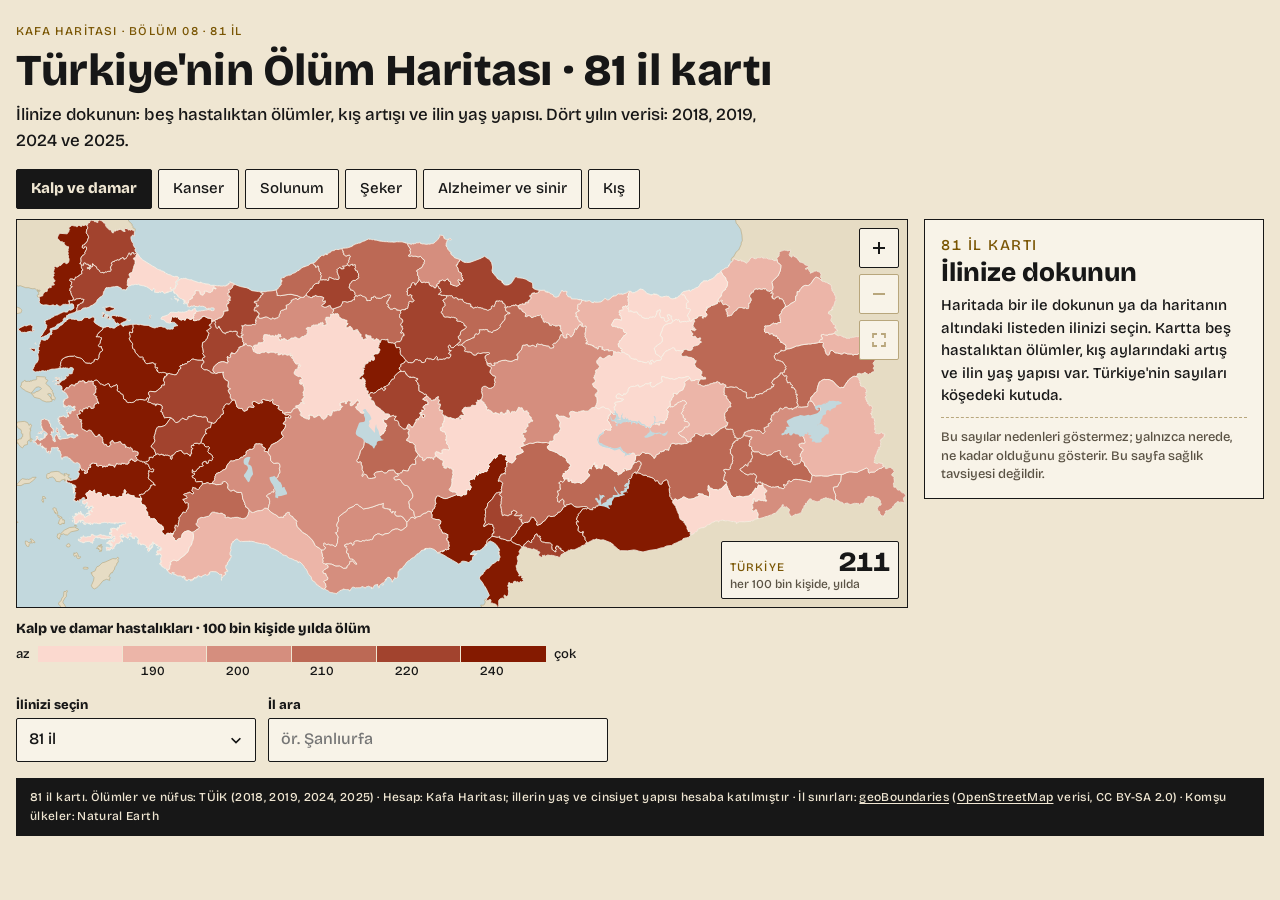
<file: olum-haritasi/index.html>
<!doctype html>
<html lang="tr">
<head>
<meta charset="utf-8">
<meta name="viewport" content="width=device-width, initial-scale=1">
<meta http-equiv="Content-Security-Policy" content="default-src 'self'; script-src 'self'; style-src 'self'; img-src 'self' data:; font-src 'self'; connect-src 'none'; frame-src 'none'; object-src 'none'; base-uri 'none'; form-action 'none'">
<meta name="referrer" content="strict-origin-when-cross-origin">
<title>Türkiye'nin Ölüm Haritası · 81 il kartı · Kafa Haritası</title>
<meta name="description" content="81 ilin kartı: beş hastalıktan ölümler, kış aylarındaki artış ve ilin yaş yapısı. Dört yılın TÜİK verisi: 2018, 2019, 2024 ve 2025. Kafa Haritası Bölüm 08.">
<link rel="preload" href="../ortak/bricolage-800.woff2" as="font" type="font/woff2" crossorigin>
<link rel="stylesheet" href="../ortak/kh.css">
<link rel="stylesheet" href="harita.css">
<script src="gom.js"></script>
</head>
<body>
<main class="sayfa">
  <header class="bas">
    <p class="etiket">Kafa Haritası · Bölüm 08 · 81 il</p>
    <h1>Türkiye'nin Ölüm Haritası · 81 il kartı</h1>
    <p class="giris-metni">İlinize dokunun: beş hastalıktan ölümler, kış artışı ve ilin yaş yapısı. Dört yılın verisi: 2018, 2019, 2024 ve 2025.</p>
  </header>

  <div class="katmanlar" role="radiogroup" aria-label="Harita">
    <button type="button" role="radio" data-katman="kalp" aria-checked="true">Kalp ve damar</button>
    <button type="button" role="radio" data-katman="kanser" aria-checked="false">Kanser</button>
    <button type="button" role="radio" data-katman="solunum" aria-checked="false">Solunum</button>
    <button type="button" role="radio" data-katman="seker" aria-checked="false">Şeker</button>
    <button type="button" role="radio" data-katman="alzheimer" aria-checked="false">Alzheimer ve sinir</button>
    <button type="button" role="radio" data-katman="kis" aria-checked="false">Kış</button>
  </div>

  <div class="govde">
    <figure class="sekil" id="sekil">
      <div class="harita-kap">
      <div class="cerceve" id="cerceve" tabindex="0" aria-describedby="klavye-ipucu">
        <svg id="svg" viewBox="0 0 1000 436.5" role="img" aria-labelledby="svg-baslik" xmlns="http://www.w3.org/2000/svg">
          <title id="svg-baslik">Türkiye haritası: 81 il</title>
          <rect id="deniz" width="1000" height="436.5"/>
          <path id="komsular"/>
          <g id="iller"></g>
          <g id="goller"></g>
          <path id="vurgu"/>
          <g id="adlar"></g>
        </svg>
        <div class="balon" id="balon" hidden></div>
        <div class="ipucu" id="ipucu" role="status" hidden></div>
      </div>
      <div class="zoom" role="group" aria-label="Yakınlaştırma">
        <button type="button" id="yak" aria-label="Yakınlaştır"><svg class="ikon" viewBox="0 0 16 16" aria-hidden="true"><path d="M8 2v12M2 8h12" stroke="currentColor" stroke-width="2"/></svg></button>
        <button type="button" id="uzak" aria-label="Uzaklaştır"><svg class="ikon" viewBox="0 0 16 16" aria-hidden="true"><path d="M2 8h12" stroke="currentColor" stroke-width="2"/></svg></button>
        <button type="button" id="sifirla" aria-label="Bütün Türkiye'yi göster"><svg class="ikon" viewBox="0 0 16 16" aria-hidden="true"><path d="M2 6V2h4M10 2h4v4M14 10v4h-4M6 14H2v-4" fill="none" stroke="currentColor" stroke-width="1.8"/></svg></button>
      </div>
      <button type="button" class="tr-kutu" id="tr-kutu" aria-pressed="false">
        <span class="tr-ad">Türkiye</span>
        <span class="tr-sayi" id="tr-sayi">211</span>
        <span class="tr-birim" id="tr-birim">her 100 bin kişide, yılda</span>
      </button>
      </div>
      <p class="gizli" id="klavye-ipucu">Ok tuşlarıyla kaydırın, artı ve eksi tuşlarıyla yakınlaştırın. İlleri haritanın altındaki listeden ya da arama kutusundan seçebilirsiniz.</p>

      <div class="lejant" id="lejant" aria-live="polite"></div>

      <div class="secim-cubugu">
        <div class="il-sec">
          <label for="il-sec" class="il-sec-etiket">İlinizi seçin</label>
          <select id="il-sec"><option value="">81 il</option></select>
        </div>
        <div class="ara-kutu">
          <label for="ara" class="il-sec-etiket">İl ara</label>
          <input id="ara" type="search" placeholder="ör. Şanlıurfa" autocomplete="off" enterkeyhint="search" spellcheck="false" role="combobox" aria-expanded="false" aria-controls="ara-sonuc" aria-autocomplete="list">
          <ul class="ara-sonuc" id="ara-sonuc" role="listbox" hidden></ul>
        </div>
        <a class="tam-sayfa" id="tam-sayfa" href="./" target="_blank" rel="noopener" hidden>Tam sayfada aç<svg class="ikon" viewBox="0 0 16 16" aria-hidden="true"><path d="M6 3h7v7M13 3 4 12" fill="none" stroke="currentColor" stroke-width="1.8"/></svg></a>
      </div>
    </figure>

    <aside class="kart" id="kart" aria-live="polite" aria-atomic="true"></aside>
  </div>

  <p class="atif">81 il kartı. Ölümler ve nüfus: TÜİK (2018, 2019, 2024, 2025) · Hesap: Kafa Haritası; illerin yaş ve cinsiyet yapısı hesaba katılmıştır · İl sınırları: <a href="https://www.geoboundaries.org" target="_blank" rel="noopener">geoBoundaries</a> (<a href="https://www.openstreetmap.org/copyright" target="_blank" rel="noopener">OpenStreetMap</a> verisi, CC BY-SA 2.0) · Komşu ülkeler: Natural Earth</p>
</main>
<script src="veri.js"></script>
<script src="harita.js"></script>
</body>
</html>
</file>
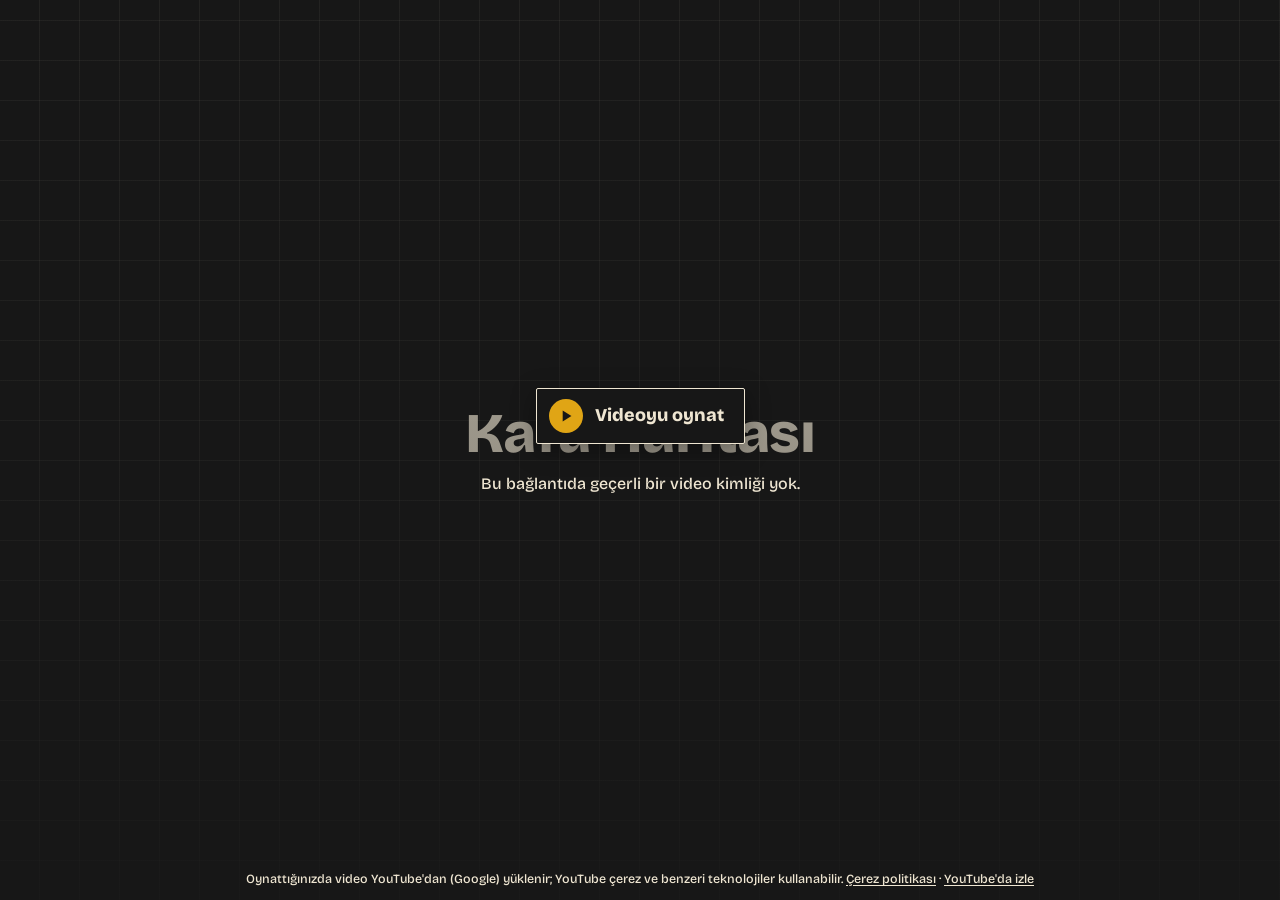
<file: video/index.html>
<!doctype html>
<html lang="tr">
<head>
<meta charset="utf-8">
<meta name="viewport" content="width=device-width, initial-scale=1">
<meta http-equiv="Content-Security-Policy" content="default-src 'self'; script-src 'self'; style-src 'self'; img-src 'self'; font-src 'self'; frame-src https://www.youtube-nocookie.com; connect-src 'none'; object-src 'none'; base-uri 'none'; form-action 'none'">
<meta name="referrer" content="strict-origin-when-cross-origin">
<meta name="robots" content="noindex">
<title>Video · Kafa Haritası</title>
<link rel="preload" href="../ortak/bricolage-800.woff2" as="font" type="font/woff2" crossorigin>
<link rel="stylesheet" href="../ortak/kh.css">
<link rel="stylesheet" href="oynatici.css">
</head>
<body>
<div class="oynatici" id="oynatici">
  <img class="kapak" id="kapak" alt="" hidden>
  <div class="yedek" id="yedek" aria-hidden="true"><span class="marka">Kafa Haritası</span></div>
  <div class="ortu">
    <button type="button" class="oynat" id="oynat">
      <span class="daire" aria-hidden="true"><svg viewBox="0 0 24 24"><path d="M8 5.5v13l10.5-6.5z" fill="currentColor"/></svg></span>
      <span class="yazi">Videoyu oynat</span>
    </button>
    <p class="bilgi" id="bilgi">Oynattığınızda video YouTube'dan (Google) yüklenir; YouTube çerez ve benzeri teknolojiler kullanabilir. <a href="https://www.kafaharitasi.com/cerez-politikasi" target="_blank" rel="noopener">Çerez politikası</a> · <a id="yt-link" href="https://www.youtube.com/channel/UCAWdp8H72kNEbpr1bDghy6g" target="_blank" rel="noopener">YouTube'da izle</a></p>
  </div>
</div>
<script src="oynatici.js"></script>
</body>
</html>
</file>
<file: ortak/kh.css>
/* Kafa Haritası · ortak stil (harita.kafaharitasi.com)
   Yazı: Bricolage Grotesque, SIL Open Font License 1.1 (ortak/OFL.txt). Sunucumuzdan yüklenir; üçüncü tarafa istek yok. */
@font-face {
  font-family: "Bricolage";
  src: url("bricolage-500.woff2") format("woff2");
  font-weight: 400 600;
  font-style: normal;
  font-display: swap;
}
@font-face {
  font-family: "Bricolage";
  src: url("bricolage-800.woff2") format("woff2");
  font-weight: 700 900;
  font-style: normal;
  font-display: swap;
}

:root {
  --kagit: #EFE6D2;
  --kart: #F8F3E8;
  --murekkep: #171717;
  --meta: #5A5244;
  --altin: #7A5604;
  --pas: #9C3A23;
  --cizgi: #B8A67C;
  --deniz: #C2D8DD;
  --komsu: #E6DCC4;
  --fay: #B5442A;
  --deprem: #E0A515;
  --font: "Bricolage", system-ui, -apple-system, "Segoe UI", sans-serif;
  color-scheme: light;
}

*, *::before, *::after { box-sizing: border-box; }
html { -webkit-text-size-adjust: 100%; text-size-adjust: 100%; }
body {
  margin: 0;
  background: var(--kagit);
  color: var(--murekkep);
  font-family: var(--font);
  font-weight: 500;
  font-size: 16px;
  line-height: 1.55;
}
a { color: var(--pas); text-underline-offset: 2px; }
a:hover { color: var(--murekkep); }
:focus-visible { outline: 2.5px solid var(--murekkep); outline-offset: 2px; }
button, input, select { font: inherit; color: inherit; }

.etiket {
  font-size: 12px;
  font-weight: 500;
  letter-spacing: 0.1em;
  text-transform: uppercase;
  font-variant-numeric: tabular-nums;
  color: var(--altin);
}
.meta {
  font-size: 12px;
  letter-spacing: 0.06em;
  text-transform: uppercase;
  font-variant-numeric: tabular-nums;
  color: var(--meta);
}
.ikon { width: 1em; height: 1em; flex: none; display: inline-block; vertical-align: -0.125em; }
.gizli {
  position: absolute !important;
  width: 1px; height: 1px;
  overflow: hidden;
  clip: rect(0 0 0 0);
  white-space: nowrap;
}
</file>
<file: ortak/giris.css>
.giris { max-width: 760px; margin: 0 auto; padding: 48px 16px 40px; }
.giris h1 { margin: 8px 0 10px; font-weight: 800; font-size: clamp(28px, 5vw, 42px); line-height: 1.12; }
.aciklama { margin: 0 0 24px; max-width: 60ch; }
.liste { list-style: none; margin: 0; padding: 0; display: grid; gap: 10px; }
.liste a {
  display: flex; flex-direction: column; gap: 4px;
  padding: 16px 18px; background: var(--kart); border: 1.5px solid var(--murekkep);
  color: var(--murekkep); text-decoration: none;
}
.liste a:hover { background: var(--murekkep); color: var(--kagit); }
.liste a:hover .meta { color: var(--deprem); }
.liste .ad { font-weight: 800; font-size: 22px; line-height: 1.2; }
.alt { margin-top: 32px; font-size: 14px; color: var(--meta); }
</file>
<file: 81-il-tek-rota/harita.css>
/* 81 İl, Tek Rota · 81 il kartı ve rota (yakınlaştırma ve kaydırma yok) */
.sayfa { max-width: 1280px; margin: 0 auto; padding: 22px 16px 24px; }

.bas { margin-bottom: 14px; }
.bas .etiket { margin: 0; }
.bas h1 { margin: 6px 0 8px; font-weight: 800; font-size: clamp(28px, 4.4vw, 44px); line-height: 1.08; letter-spacing: -0.01em; text-wrap: balance; }
.giris-metni { margin: 0; max-width: 68ch; font-size: 17px; }

/* katman düğmeleri */
.katmanlar { display: flex; flex-wrap: wrap; gap: 6px; margin: 0 0 10px; }
.katmanlar button {
  min-height: 40px; padding: 6px 14px; cursor: pointer;
  background: var(--kart); border: 1.5px solid var(--murekkep); border-radius: 2px;
  font-size: 15px; font-weight: 500;
}
.katmanlar button:hover { border-color: var(--pas); }
.katmanlar button[aria-checked="true"] { background: var(--murekkep); color: var(--kagit); font-weight: 800; }

/* gövde: harita + kart */
.govde { display: grid; grid-template-columns: minmax(0, 1fr) 340px; gap: 16px; align-items: start; }
.sekil { margin: 0; min-width: 0; }
.harita-kap { position: relative; }

.cerceve {
  position: relative;
  aspect-ratio: 1000 / 436.5;
  background: var(--deniz);
  border: 1.5px solid var(--murekkep);
  overflow: hidden;
  touch-action: manipulation;
  user-select: none; -webkit-user-select: none;
  -webkit-tap-highlight-color: transparent;
}
.cerceve.uzerinde { cursor: pointer; }
#svg { position: absolute; inset: 0; width: 100%; height: 100%; display: block; }

#deniz { fill: var(--deniz); }
#komsular { fill: var(--komsu); stroke: var(--cizgi); stroke-width: .6px; stroke-linejoin: round; vector-effect: non-scaling-stroke; }
#iller path { stroke: #F8F3E8; stroke-width: .8px; stroke-linejoin: round; vector-effect: non-scaling-stroke; }
/* rota katmanında iller tek renk: sınırlar biraz koyu */
.duz #iller path { stroke: #CFC0A0; }
#goller path { fill: var(--deniz); stroke: none; pointer-events: none; }
#vurgu { fill: none; stroke: #171717; stroke-width: 2.2px; stroke-linejoin: round; vector-effect: non-scaling-stroke; pointer-events: none; }
/* rota: il boyamasının üstünde ince turuncu çizgi, koyu kasa; seçili ilin iki bacağı kalın */
#rota-kasa, #rota, #rota-sec-kasa, #rota-sec, #merkez { pointer-events: none; }
#rota-kasa path, #rota path, #rota-sec-kasa path, #rota-sec path { fill: none; stroke-linejoin: round; stroke-linecap: round; vector-effect: non-scaling-stroke; }
#rota-kasa path { stroke: #171717; stroke-width: 3.4px; }
#rota path { stroke: #F0902F; stroke-width: 1.8px; }
#rota-sec-kasa path { stroke: #171717; stroke-width: 6.6px; }
#rota-sec path { stroke: #F0902F; stroke-width: 4.2px; }
#merkez { fill: #F8F3E8; stroke: #171717; stroke-width: 2px; vector-effect: non-scaling-stroke; }


.balon {
  position: absolute; transform: translate(-50%, calc(-100% - 12px));
  background: var(--murekkep); color: var(--kagit);
  padding: 4px 9px; border-radius: 2px; font-size: 13px; line-height: 1.35; white-space: nowrap; pointer-events: none;
}
.balon b { font-weight: 800; }

/* Türkiye kutusu: haritanın köşesinde sabit */
/* Kutu, Suriye ve Irak'ın üstüne düşen sağ alt köşede durur (haritanın sağ %22'si, alt %21'i Türkiye dışı) */
.harita-kap { container-type: inline-size; }
.tr-kutu {
  position: absolute; right: 1cqw; bottom: 1.1cqw; z-index: 2; width: 21.5cqw;
  display: grid; grid-template-columns: minmax(0, 1fr) auto; align-items: baseline; gap: 0 6px;
  padding: .55cqw .9cqw .65cqw; text-align: left; cursor: pointer;
  background: var(--kart); color: var(--murekkep);
  border: 1.5px solid var(--murekkep); border-radius: 2px;
}
.tr-kutu:hover { border-color: var(--pas); }
.tr-kutu[aria-pressed="true"] { box-shadow: inset 0 0 0 2px #E0A515; }
.tr-ad { font-size: clamp(10.5px, 1.3cqw, 12px); letter-spacing: .1em; text-transform: uppercase; color: var(--altin); }
.tr-sayi { font-weight: 800; font-size: clamp(16px, 2.5cqw, 24px); line-height: 1.05; font-variant-numeric: tabular-nums; justify-self: end; }
.tr-birim { grid-column: 1 / -1; font-size: clamp(10.5px, 1.35cqw, 12px); line-height: 1.25; color: var(--meta); white-space: nowrap; overflow: hidden; text-overflow: ellipsis; }
.tr-kutu.uzun .tr-sayi { grid-column: 1 / -1; justify-self: start; font-size: clamp(13px, 1.75cqw, 17px); line-height: 1.2; white-space: nowrap; }

/* lejant */
.lejant { padding: 10px 0 2px; font-size: 13px; color: var(--meta); max-width: 560px; }
.lejant .l-baslik { margin: 0 0 6px; font-weight: 800; color: var(--murekkep); font-size: 14px; }
.lejant .olcek { display: grid; grid-template-columns: auto minmax(0, 1fr) auto; align-items: start; gap: 8px; }
.lejant .uc { font-size: 13px; line-height: 16px; color: var(--murekkep); }
.lejant .kutular, .lejant .sayilar { display: grid; grid-template-columns: repeat(6, minmax(0, 1fr)); }
.lejant .kutular span { height: 16px; border-right: 1px solid var(--kagit); }
.lejant .kutular span:last-child { border-right: 0; }
.lejant .sayilar span { font-size: 12.5px; line-height: 1.5; text-align: right; transform: translateX(50%); font-variant-numeric: tabular-nums; color: var(--murekkep); }
.lejant .l-not { margin: 6px 0 0; font-size: 13px; line-height: 1.45; }
.lejant .l-cizgi { display: inline-block; width: 28px; height: 4px; margin: 0 8px 3px 0; vertical-align: middle; background: #F0902F; box-shadow: 0 0 0 1px #171717; }

/* il seçimi + arama */
.secim-cubugu { display: flex; flex-wrap: wrap; align-items: flex-end; gap: 8px 12px; padding: 12px 0 2px; }
.il-sec { flex: 0 1 240px; min-width: 0; }
.ara-kutu { position: relative; flex: 1 1 220px; min-width: 0; max-width: 340px; }
.il-sec-etiket { display: block; margin: 0 0 3px; font-size: 13px; font-weight: 800; }
.ara-kutu input {
  width: 100%; min-height: 44px; padding: 8px 12px; font-size: 16px;
  border: 1.5px solid var(--murekkep); border-radius: 2px; background: var(--kart);
}
.il-sec select {
  width: 100%; min-height: 44px; padding: 8px 38px 8px 12px; font-size: 16px; cursor: pointer;
  border: 1.5px solid var(--murekkep); border-radius: 2px;
  -webkit-appearance: none; appearance: none;
  background: var(--kart) url("data:image/svg+xml,%3Csvg xmlns='http://www.w3.org/2000/svg' viewBox='0 0 16 16'%3E%3Cpath d='M3 6l5 5 5-5' fill='none' stroke='%23171717' stroke-width='2'/%3E%3C/svg%3E") no-repeat right 12px center / 14px 14px;
}
.ara-sonuc {
  position: absolute; left: 0; right: 0; bottom: calc(100% + 4px); z-index: 5;
  list-style: none; margin: 0; padding: 4px 0; max-height: 260px; overflow-y: auto;
  background: var(--kart); border: 1.5px solid var(--murekkep); border-radius: 2px;
  box-shadow: 0 4px 14px rgba(23,23,23,.18);
}
.ara-sonuc[hidden] { display: none; }
.ara-sonuc li { padding: 8px 12px; cursor: pointer; font-size: 15px; line-height: 1.3; }
.ara-sonuc li[aria-selected="true"], .ara-sonuc li:hover { background: var(--murekkep); color: var(--kagit); }
.ara-sonuc li.bos { cursor: default; color: var(--meta); }
.ara-sonuc li.bos:hover { background: none; color: var(--meta); }
.tam-sayfa { display: inline-flex; align-items: center; gap: 6px; font-size: 14px; white-space: nowrap; margin-left: auto; min-height: 44px; }
.tam-sayfa[hidden] { display: none; }

/* kart */
.kart {
  background: var(--kart);
  border: 1.5px solid var(--murekkep);
  padding: 14px 16px;
  max-height: calc(100vh - 40px); overflow-y: auto;
  position: sticky; top: 12px;
}
.kart > .etiket { margin: 0; }
.kart h2 { margin: 2px 0 6px; font-weight: 800; font-size: 26px; line-height: 1.15; }
.kart p { margin: 0 0 8px; font-size: 15px; line-height: 1.5; }
.kart .bolum { border-top: 1px solid var(--cizgi); padding-top: 8px; margin-top: 4px; }
.kart h3 { margin: 0 0 6px; font-weight: 800; font-size: 15px; line-height: 1.3; }
.kart dl { margin: 0 0 8px; display: grid; grid-template-columns: minmax(8.6em, 1fr) minmax(0, auto); gap: 3px 12px; font-size: 14px; line-height: 1.4; }
.kart .satir { display: contents; }
.kart dt { color: var(--meta); display: flex; align-items: center; gap: 7px; min-width: 0; }
.kart dd { margin: 0; font-weight: 800; text-align: right; text-wrap: balance; font-variant-numeric: tabular-nums; }
.kart .secili dt { color: var(--murekkep); font-weight: 800; }
.kart .secili dd { font-size: 16px; }
.kart .cip { width: 12px; height: 12px; flex: none; border: 1px solid rgba(23,23,23,.35); }
.kart .not { margin: -2px 0 8px; font-size: 13px; color: var(--meta); line-height: 1.45; }
.kart .il-not { margin: 8px 0 0; padding: 7px 10px; background: var(--kagit); font-size: 13.5px; line-height: 1.45; }
.kart .kayit-not { margin: 8px 0 0; font-size: 13px; color: var(--meta); line-height: 1.45; }
.kart .sabit { margin: 10px 0 0; padding-top: 10px; border-top: 1px dashed var(--cizgi); font-size: 13px; color: var(--meta); line-height: 1.45; }

.atif {
  margin: 14px 0 0; padding: 10px 14px;
  background: var(--murekkep); color: var(--kagit);
  font-size: 12px; line-height: 1.6; letter-spacing: .03em;
}
.atif a { color: var(--kagit); }
.atif a:hover { color: var(--deprem); }

/* gömülü görünüm: başlık bölüm sayfasında var */
.gomulu .bas { display: none; }
.gomulu .sayfa { padding: 2px 2px 10px; }
.gomulu .govde { grid-template-columns: 1fr; gap: 10px; }
.gomulu .kart { position: static; max-height: 390px; }
.gomulu .atif { margin-top: 10px; }

@media (max-width: 900px) {
  .govde { grid-template-columns: 1fr; gap: 12px; }
  .kart { position: static; max-height: none; }
}
@media (max-width: 600px) {
  .sayfa { padding: 14px 12px 16px; }
  .giris-metni { font-size: 16px; }
  .harita-kap { display: flex; flex-wrap: wrap; gap: 8px; }
  .cerceve { flex: 1 1 100%; }
  .katmanlar button { flex: 1 1 calc(50% - 6px); padding: 5px 8px; font-size: 14px; min-height: 38px; }
  .tr-kutu { position: static; order: 1; flex: 1 1 0; min-width: 0; width: auto; padding: 4px 10px 5px; grid-template-columns: minmax(0, 1fr) auto; gap: 0 8px; align-items: center; }
  .tr-ad { grid-column: 1; grid-row: 1; font-size: 12px; }
  .tr-birim { grid-column: 1; grid-row: 2; font-size: 11.5px; }
  .tr-sayi { grid-column: 2; grid-row: 1 / span 2; font-size: 26px; }
  .tr-kutu.uzun .tr-sayi { grid-column: 2; grid-row: 1 / span 2; justify-self: end; font-size: 16px; text-align: right; }
  .il-sec, .ara-kutu { flex: 1 1 calc(50% - 6px); max-width: none; }
  .ara-sonuc { right: auto; width: max(100%, 200px); }
  .tam-sayfa { margin-left: 0; min-height: 36px; }
  #rota-kasa path { stroke-width: 2.6px; }
  #rota path { stroke-width: 1.3px; }
  #rota-sec-kasa path { stroke-width: 5.4px; }
  #rota-sec path { stroke-width: 3.2px; }
  .gomulu .kart { max-height: 330px; }
  .gomulu .katmanlar button { min-height: 34px; padding: 3px 8px; }
  .gomulu .secim-cubugu { gap: 6px; padding-top: 8px; }
}
@media (max-width: 380px) {
  .lejant .sayilar span { font-size: 11.5px; }
}
</file>
<file: 81-il-tek-rota/kendi.css>
/* 81 İl, Tek Rota · Kendi ilinden başla (yakınlaştırma yok; bu haritada mavi yok) */
.bolum-k { margin: 0 0 30px; }
.bolum-k[hidden] { display: none; }
.bolum-baslik { margin: 8px 0 12px; font-weight: 800; font-size: clamp(22px, 3vw, 30px); line-height: 1.15; }
#tur { border-top: 1.5px solid var(--murekkep); padding-top: 18px; }

/* sekmeler yalnız gömülüyken */
.sekmeler { display: none; }
.gomulu .sekmeler { display: flex; gap: 0; margin: 0 0 10px; border-bottom: 1.5px solid var(--murekkep); }
.sekmeler button {
  flex: 1 1 0; min-height: 42px; padding: 6px 10px; cursor: pointer;
  background: transparent; border: 0; border-bottom: 4px solid transparent; margin-bottom: -1.5px;
  font-size: 15px; font-weight: 500; color: var(--meta);
}
.sekmeler button[aria-selected="true"] { color: var(--murekkep); font-weight: 800; border-bottom-color: #E0A515; }
.gomulu .bolum-baslik { display: none; }
.gomulu #tur { border-top: 0; padding-top: 0; }
.gomulu .bolum-k { margin: 0; }

/* rozetler */
.k-rozetler { display: flex; flex-wrap: wrap; gap: 6px; margin: 0 0 10px; }
.k-rozet {
  min-height: 38px; padding: 6px 12px; cursor: pointer; text-align: left;
  background: var(--kart); border: 1.5px solid var(--murekkep); border-radius: 2px;
  font-size: 14px; font-weight: 500; line-height: 1.3;
}
.k-rozet:hover { border-color: #B5442A; }
.k-rozet[aria-pressed="true"] { background: var(--murekkep); color: var(--kagit); }

/* harita: deniz mavi değil, açık kâğıt */
.k-cerceve { background: #FAF6EC; }
#k-deniz { fill: #FAF6EC; }
#k-komsular { fill: #E6DCC4; stroke: #CFC0A0; stroke-width: .6px; stroke-linejoin: round; vector-effect: non-scaling-stroke; }
#k-goller path { fill: #FAF6EC; stroke: none; pointer-events: none; }
#k-iller path {
  fill: #EFE6D2; stroke: #CFC0A0; stroke-width: .7px; stroke-linejoin: round; vector-effect: non-scaling-stroke; cursor: pointer;
  transform-box: fill-box; transform-origin: center;
  transition: fill .45s ease, transform .3s ease, filter .3s ease;
}
#k-iller path:hover { stroke: #171717; }
/* rota çizgiyle ile varınca il yanar ve hafifçe kalkar */
#k-iller path.yan { transform: translateY(-3px) scale(1.07); filter: drop-shadow(0 2.5px 1.5px rgba(23, 23, 23, .38)); stroke: #171717; }
#k-iller path.ilk-il, #k-iller path.son-il { stroke: #171717; stroke-width: 1.6px; }
#k-rota-kasa, #k-rota, #k-bas, #k-bit, #k-olcer { pointer-events: none; }
#k-rota-kasa { fill: none; stroke: #FFFFFF; stroke-width: 3.8; stroke-linejoin: round; stroke-linecap: round; }
#k-rota { fill: none; stroke: #171717; stroke-width: 1.6; stroke-linejoin: round; stroke-linecap: round; }
#k-olcer { fill: none; stroke: none; }
#k-bas { fill: #E0A515; stroke: #171717; stroke-width: 1.8px; vector-effect: non-scaling-stroke; }
#k-bit { fill: #B5442A; stroke: #171717; stroke-width: 1.8px; vector-effect: non-scaling-stroke; }
@media (max-width: 600px) {
  #k-rota-kasa { stroke-width: 5.6; }
  #k-rota { stroke-width: 2.6; }
}

/* yan panel */
.k-panel h2 { font-size: 23px; }
.k-panel .k-km { margin: 4px 0 0; font-weight: 800; font-size: 26px; line-height: 1.15; font-variant-numeric: tabular-nums; }
.k-panel .k-sure { margin: 2px 0 8px; font-size: 15px; color: var(--meta); }
.k-panel .k-satir { margin: 0 0 3px; font-size: 15px; display: flex; align-items: center; gap: 0 6px; }
.k-panel .k-satir b { font-weight: 800; }
.k-panel .nokta { width: 11px; height: 11px; border-radius: 50%; border: 1.5px solid #171717; flex: none; }
.k-panel .nokta-ilk { background: #E0A515; }
.k-panel .nokta-son { background: #B5442A; }
.k-panel details { margin: 10px 0 0; border-top: 1px solid var(--cizgi); padding-top: 8px; }
.k-panel summary { cursor: pointer; font-weight: 800; font-size: 15px; min-height: 30px; }
.k-panel ol { margin: 6px 0 0; padding: 0; list-style: none; columns: 2; column-gap: 14px; font-size: 13.5px; line-height: 1.55; }
.k-panel ol li { break-inside: avoid; display: flex; gap: 6px; }
.k-panel ol .s { color: var(--meta); min-width: 1.6em; text-align: right; font-variant-numeric: tabular-nums; }
.k-panel ol .p { font-weight: 800; font-variant-numeric: tabular-nums; min-width: 1.4em; }
.k-panel .k-yontem { margin: 10px 0 0; padding-top: 8px; border-top: 1px dashed var(--cizgi); font-size: 12.5px; color: var(--meta); line-height: 1.45; }

.k-notlar { margin: 12px 0 0; }
.k-notlar p { margin: 0 0 4px; font-size: 14px; line-height: 1.5; }
.k-notlar .k-kural { font-weight: 800; }
.k-notlar .k-karsi { color: var(--meta); }

.gomulu .k-panel { position: static; }
.gomulu .k-rozetler { margin-bottom: 8px; }
.gomulu .k-rozet { min-height: 34px; padding: 4px 10px; font-size: 13.5px; }
@media (max-width: 600px) {
  .k-rozet { flex: 1 1 100%; font-size: 13.5px; }
  .k-panel ol { columns: 1; }
  .gomulu .sekmeler button { font-size: 14px; min-height: 38px; }
}
@media (prefers-reduced-motion: reduce) {
  #k-iller path { transition: none; }
}
</file>
<file: deprem/harita.css>
/* Deprem haritası sayfası */
.sayfa { max-width: 1240px; margin: 0 auto; padding: 14px 16px 18px; }

.ust { display: flex; align-items: baseline; justify-content: space-between; gap: 12px; }
.ust h1 { margin: 0; }
.tam-sayfa { display: inline-flex; align-items: center; gap: 6px; font-size: 14px; white-space: nowrap; }
.tam-sayfa[hidden] { display: none; }

/* araç çubuğu */
.arac {
  display: flex; flex-wrap: wrap; align-items: flex-end; gap: 10px 16px;
  margin: 10px 0 12px;
}
.alan { display: flex; flex-direction: column; gap: 4px; min-width: 0; }
.alan-il { flex: 1 1 220px; }
.alan-deprem { flex: 1 1 260px; }
.alan input, .alan select {
  width: 100%;
  min-height: 44px;
  padding: 8px 12px;
  border: 1.5px solid var(--murekkep);
  border-radius: 2px;
  background: var(--kart);
  font-size: 16px; /* iOS'ta odakta sayfa büyümesin */
}
.alan select { appearance: none; padding-right: 34px;
  background-image: url("data:image/svg+xml,%3Csvg xmlns='http://www.w3.org/2000/svg' viewBox='0 0 12 8'%3E%3Cpath d='M1 1l5 5 5-5' fill='none' stroke='%23171717' stroke-width='1.8'/%3E%3C/svg%3E");
  background-repeat: no-repeat; background-position: right 12px center; background-size: 12px 8px; }
.katman { display: flex; flex-wrap: wrap; align-items: center; gap: 2px 14px; margin: 0; padding: 0; border: 0; min-width: 0; }
.katman legend { padding: 0; margin-bottom: 4px; width: 100%; }
.katman label { display: inline-flex; align-items: center; gap: 6px; min-height: 44px; font-size: 15px; cursor: pointer; }
.katman input { width: 18px; height: 18px; accent-color: var(--murekkep); margin: 0; }

/* gövde: harita + kart */
.govde { display: grid; grid-template-columns: minmax(0, 1fr) 300px; gap: 16px; align-items: start; }
.sekil { margin: 0; min-width: 0; }

.cerceve {
  position: relative;
  aspect-ratio: 2 / 1;
  background: var(--deniz);
  border: 1.5px solid var(--murekkep);
  overflow: hidden;
  touch-action: manipulation;
  user-select: none; -webkit-user-select: none;
  -webkit-tap-highlight-color: transparent;
}
.cerceve.yakin { touch-action: none; cursor: grab; }
.cerceve.suruk { cursor: grabbing; }
.cerceve.uzerinde { cursor: pointer; }
.cerceve:focus-visible { outline-offset: 3px; }
#svg { position: absolute; inset: 0; width: 100%; height: 100%; display: block; }

#deniz { fill: var(--deniz); }
#komsular { fill: var(--komsu); stroke: var(--cizgi); stroke-width: .7px; stroke-linejoin: round; vector-effect: non-scaling-stroke; pointer-events: none; }
#turkiye { fill: var(--kagit); stroke: none; pointer-events: none; }
#turkiye-kiyi { fill: none; stroke: var(--murekkep); stroke-width: 1.1px; stroke-linejoin: round; vector-effect: non-scaling-stroke; pointer-events: none; }
#goller { fill: var(--deniz); stroke: #818F92; stroke-width: .5px; vector-effect: non-scaling-stroke; pointer-events: none; }
#k-su path { fill: none; stroke: #818F92; stroke-width: .7px; vector-effect: non-scaling-stroke; pointer-events: none; }
#iller path { fill: transparent; stroke: var(--cizgi); stroke-width: .6px; stroke-linejoin: round; vector-effect: non-scaling-stroke; pointer-events: fill; }
#iller path:hover { fill: rgba(224, 165, 21, .10); }
#il-secili { fill: rgba(224, 165, 21, .16); stroke: var(--murekkep); stroke-width: 2px; stroke-linejoin: round; vector-effect: non-scaling-stroke; pointer-events: none; }
#izgara { fill: none; stroke: var(--murekkep); stroke-opacity: .10; stroke-width: .6px; vector-effect: non-scaling-stroke; pointer-events: none; }
#faylar path { fill: none; stroke: var(--fay); stroke-width: 1.3px; stroke-linecap: round; stroke-linejoin: round; vector-effect: non-scaling-stroke; pointer-events: none; }
#faylar path.vurgu { stroke-width: 2.6px; }
#fay-isabet path { fill: none; stroke: transparent; stroke-width: 9px; vector-effect: non-scaling-stroke; pointer-events: stroke; }
#yazilar text { pointer-events: none; font-family: var(--font); }
#depremler circle { fill: var(--deprem); fill-opacity: .72; stroke: var(--murekkep); vector-effect: non-scaling-stroke; pointer-events: none; }
#depremler circle.ust { fill-opacity: 1; }
#secim { pointer-events: none; }
.gizle-fay #faylar, .gizle-fay #fay-isabet, .gizle-fay .fay-yazi { display: none; }
.gizle-deprem #depremler, .gizle-deprem #secim .deprem-secim { display: none; }
.gizle-il #iller path { stroke: none; }

.zoom { position: absolute; top: 8px; right: 8px; display: flex; flex-direction: column; gap: 6px; }
.zoom button {
  width: 40px; height: 40px; display: grid; place-items: center;
  background: var(--kart); border: 1.5px solid var(--murekkep); border-radius: 2px;
  cursor: pointer; font-size: 16px; padding: 0;
}
.zoom button:hover { background: var(--murekkep); color: var(--kagit); }
.zoom button:disabled { cursor: default; background: var(--kart); color: var(--cizgi); border-color: var(--cizgi); }

.olcek { position: absolute; left: 10px; bottom: 24px; display: flex; flex-direction: column; gap: 3px;
  font-size: 11px; letter-spacing: .06em; text-transform: uppercase; font-variant-numeric: tabular-nums; pointer-events: none; }
.olcek-cubuk { display: block; height: 5px; border: 1.2px solid var(--murekkep);
  background: linear-gradient(90deg, var(--murekkep) 50%, var(--kart) 50%); }

.ipucu {
  position: absolute; left: 50%; top: 50%; transform: translate(-50%, -50%);
  background: rgba(23, 23, 23, .86); color: var(--kagit);
  padding: 8px 14px; border-radius: 2px; font-size: 14px; pointer-events: none; text-align: center; max-width: 80%;
}

.lejant { display: flex; flex-wrap: wrap; gap: 4px 18px; padding: 8px 0 0; font-size: 13px; color: var(--meta); }
.l-oge { display: inline-flex; align-items: center; gap: 7px; }
.l-oge svg { height: 16px; width: auto; flex: none; }

/* kart */
.kart {
  background: var(--kart);
  border: 1.5px solid var(--murekkep);
  padding: 14px 16px 16px;
  display: flex; flex-direction: column; gap: 8px;
  min-height: 160px;
}
.kart h2 { margin: 0; font-weight: 800; font-size: 21px; line-height: 1.2; }
.kart p { margin: 0; font-size: 15px; line-height: 1.5; }
.kart dl { margin: 0; display: grid; grid-template-columns: auto 1fr; gap: 2px 12px; font-size: 15px; }
.kart dt { color: var(--meta); }
.kart dd { margin: 0; font-variant-numeric: tabular-nums; }
.kart ul { margin: 0; padding-left: 18px; font-size: 15px; }
.kart li + li { margin-top: 4px; }
.kart .kaynak {
  margin-top: 4px; padding-top: 10px; border-top: 1px dashed var(--cizgi);
  font-size: 12px; line-height: 1.6; letter-spacing: .04em; text-transform: uppercase; color: var(--meta);
}
.kart .uyari { color: var(--pas); }
.kart .kapat { align-self: flex-start; background: none; border: 0; padding: 0; color: var(--pas); text-decoration: underline; text-underline-offset: 2px; cursor: pointer; font-size: 14px; min-height: 32px; }

.atif {
  margin: 12px 0 0; padding: 10px 14px;
  background: var(--murekkep); color: var(--kagit);
  font-size: 12px; line-height: 1.6; letter-spacing: .03em;
}
.atif a { color: var(--kagit); }
.atif a:hover { color: var(--deprem); }

@media (max-width: 860px) {
  .govde { grid-template-columns: 1fr; gap: 12px; }
  .kart { min-height: 0; }
}
@media (max-width: 520px) {
  .sayfa { padding: 10px 12px 14px; }
  .arac { gap: 8px 12px; margin: 8px 0 10px; }
  .alan-il, .alan-deprem { flex-basis: 100%; }
  .katman legend { display: none; }
  .katman label { font-size: 14px; min-height: 40px; }
  .zoom { top: 6px; right: 6px; gap: 4px; flex-direction: row; }
  .zoom button { width: 34px; height: 34px; }
  .olcek { bottom: 18px; left: 8px; font-size: 10px; }
  .lejant { font-size: 12px; gap: 2px 14px; }
}
@media (prefers-reduced-motion: reduce) { * { scroll-behavior: auto !important; } }
</file>
<file: evlilik-haritasi/harita.css>
/* Türkiye'nin Evlilik ve Boşanma Haritası · 81 il kartı */
.sayfa { max-width: 1280px; margin: 0 auto; padding: 22px 16px 24px; }

.bas { margin-bottom: 14px; }
.bas .etiket { margin: 0; }
.bas h1 { margin: 6px 0 8px; font-weight: 800; font-size: clamp(28px, 4.4vw, 44px); line-height: 1.08; letter-spacing: -0.01em; text-wrap: balance; }
.giris-metni { margin: 0; max-width: 68ch; font-size: 17px; }

/* katman düğmeleri */
.katmanlar { display: flex; flex-wrap: wrap; gap: 6px; margin: 0 0 10px; }
.katmanlar button {
  min-height: 40px; padding: 6px 14px; cursor: pointer;
  background: var(--kart); border: 1.5px solid var(--murekkep); border-radius: 2px;
  font-size: 15px; font-weight: 500;
}
.katmanlar button:hover { border-color: var(--pas); }
.katmanlar button[aria-checked="true"] { background: var(--murekkep); color: var(--kagit); font-weight: 800; }

/* gövde: harita + kart */
.govde { display: grid; grid-template-columns: minmax(0, 1fr) 340px; gap: 16px; align-items: start; }
.sekil { margin: 0; min-width: 0; }
.harita-kap { position: relative; }

.cerceve {
  position: relative;
  aspect-ratio: 1000 / 436.5;
  background: var(--deniz);
  border: 1.5px solid var(--murekkep);
  overflow: hidden;
  touch-action: manipulation;
  user-select: none; -webkit-user-select: none;
  -webkit-tap-highlight-color: transparent;
}
.cerceve.yakin { touch-action: none; cursor: grab; }
.cerceve.suruk { cursor: grabbing; }
.cerceve.uzerinde { cursor: pointer; }
.cerceve:focus-visible { outline-offset: 3px; }
#svg { position: absolute; inset: 0; width: 100%; height: 100%; display: block; }

#deniz { fill: var(--deniz); }
#komsular { fill: var(--komsu); stroke: var(--cizgi); stroke-width: .6px; stroke-linejoin: round; vector-effect: non-scaling-stroke; }
#iller path { stroke: #F8F3E8; stroke-width: .8px; stroke-linejoin: round; vector-effect: non-scaling-stroke; }
#goller path { fill: var(--deniz); stroke: none; pointer-events: none; }
#vurgu { fill: none; stroke: #E0A515; stroke-width: 3.2px; stroke-linejoin: round; vector-effect: non-scaling-stroke; pointer-events: none; }
#vurgu.uzerinde { stroke: #171717; stroke-width: 2px; }
#adlar text { font-family: var(--font); font-weight: 800; fill: #171717; stroke: #F8F3E8; stroke-linejoin: round; paint-order: stroke; pointer-events: none; text-anchor: middle; dominant-baseline: middle; }
#adlar { display: none; }
.adli #adlar { display: inline; }

.zoom { position: absolute; top: 9px; right: 9px; z-index: 2; display: flex; flex-direction: column; gap: 6px; }
.zoom button {
  width: 40px; height: 40px; display: grid; place-items: center;
  background: var(--kart); border: 1.5px solid var(--murekkep); border-radius: 2px;
  cursor: pointer; font-size: 16px; padding: 0;
}
.zoom button:hover { background: var(--murekkep); color: var(--kagit); }
.zoom button:disabled { cursor: default; background: var(--kart); color: var(--cizgi); border-color: var(--cizgi); }

.balon {
  position: absolute; transform: translate(-50%, calc(-100% - 12px));
  background: var(--murekkep); color: var(--kagit);
  padding: 4px 9px; border-radius: 2px; font-size: 13px; line-height: 1.35; white-space: nowrap; pointer-events: none;
}
.balon b { font-weight: 800; }
.ipucu {
  position: absolute; left: 50%; top: 50%; transform: translate(-50%, -50%);
  background: rgba(23, 23, 23, .86); color: var(--kagit);
  padding: 8px 14px; border-radius: 2px; font-size: 14px; pointer-events: none; text-align: center; max-width: 80%;
}

/* Türkiye kutusu: haritanın köşesinde sabit */
/* Kutu, Suriye ve Irak'ın üstüne düşen sağ alt köşede durur (haritanın sağ %22'si, alt %21'i Türkiye dışı) */
.harita-kap { container-type: inline-size; }
.tr-kutu {
  position: absolute; right: 1cqw; bottom: 1.1cqw; z-index: 2; width: 20cqw;
  display: grid; grid-template-columns: minmax(0, 1fr) auto; align-items: baseline; gap: 0 6px;
  padding: .55cqw .9cqw .65cqw; text-align: left; cursor: pointer;
  background: var(--kart); color: var(--murekkep);
  border: 1.5px solid var(--murekkep); border-radius: 2px;
}
.tr-kutu:hover { border-color: var(--pas); }
.tr-kutu[aria-pressed="true"] { box-shadow: inset 0 0 0 2px #E0A515; }
.tr-ad { font-size: clamp(10.5px, 1.3cqw, 12px); letter-spacing: .1em; text-transform: uppercase; color: var(--altin); }
.tr-sayi { font-weight: 800; font-size: clamp(18px, 3.1cqw, 28px); line-height: 1.05; font-variant-numeric: tabular-nums; justify-self: end; }
.tr-birim { grid-column: 1 / -1; font-size: clamp(10.5px, 1.35cqw, 12px); line-height: 1.25; color: var(--meta); }

/* lejant */
.lejant { padding: 10px 0 2px; font-size: 13px; color: var(--meta); max-width: 560px; }
.lejant .l-baslik { margin: 0 0 6px; font-weight: 800; color: var(--murekkep); font-size: 14px; }
.lejant .olcek { display: grid; grid-template-columns: auto minmax(0, 1fr) auto; align-items: start; gap: 8px; }
.lejant .uc { font-size: 13px; line-height: 16px; color: var(--murekkep); }
.lejant .kutular, .lejant .sayilar { display: grid; grid-template-columns: repeat(6, minmax(0, 1fr)); }
.lejant .kutular span { height: 16px; border-right: 1px solid var(--kagit); }
.lejant .kutular span:last-child { border-right: 0; }
.lejant .sayilar span { font-size: 12.5px; line-height: 1.5; text-align: right; transform: translateX(50%); font-variant-numeric: tabular-nums; color: var(--murekkep); }
.lejant .l-not { margin: 6px 0 0; font-size: 13px; line-height: 1.45; }

/* il seçimi + arama */
.secim-cubugu { display: flex; flex-wrap: wrap; align-items: flex-end; gap: 8px 12px; padding: 12px 0 2px; }
.il-sec { flex: 0 1 240px; min-width: 0; }
.ara-kutu { position: relative; flex: 1 1 220px; min-width: 0; max-width: 340px; }
.il-sec-etiket { display: block; margin: 0 0 3px; font-size: 13px; font-weight: 800; }
.ara-kutu input {
  width: 100%; min-height: 44px; padding: 8px 12px; font-size: 16px;
  border: 1.5px solid var(--murekkep); border-radius: 2px; background: var(--kart);
}
.il-sec select {
  width: 100%; min-height: 44px; padding: 8px 38px 8px 12px; font-size: 16px; cursor: pointer;
  border: 1.5px solid var(--murekkep); border-radius: 2px;
  -webkit-appearance: none; appearance: none;
  background: var(--kart) url("data:image/svg+xml,%3Csvg xmlns='http://www.w3.org/2000/svg' viewBox='0 0 16 16'%3E%3Cpath d='M3 6l5 5 5-5' fill='none' stroke='%23171717' stroke-width='2'/%3E%3C/svg%3E") no-repeat right 12px center / 14px 14px;
}
.ara-sonuc {
  position: absolute; left: 0; right: 0; bottom: calc(100% + 4px); z-index: 5;
  list-style: none; margin: 0; padding: 4px 0; max-height: 260px; overflow-y: auto;
  background: var(--kart); border: 1.5px solid var(--murekkep); border-radius: 2px;
  box-shadow: 0 4px 14px rgba(23,23,23,.18);
}
.ara-sonuc[hidden] { display: none; }
.ara-sonuc li { padding: 8px 12px; cursor: pointer; font-size: 15px; line-height: 1.3; }
.ara-sonuc li[aria-selected="true"], .ara-sonuc li:hover { background: var(--murekkep); color: var(--kagit); }
.ara-sonuc li.bos { cursor: default; color: var(--meta); }
.ara-sonuc li.bos:hover { background: none; color: var(--meta); }
.tam-sayfa { display: inline-flex; align-items: center; gap: 6px; font-size: 14px; white-space: nowrap; margin-left: auto; min-height: 44px; }
.tam-sayfa[hidden] { display: none; }

/* kart */
.kart {
  background: var(--kart);
  border: 1.5px solid var(--murekkep);
  padding: 14px 16px;
  max-height: calc(100vh - 40px); overflow-y: auto;
  position: sticky; top: 12px;
}
.kart > .etiket { margin: 0; }
.kart h2 { margin: 2px 0 6px; font-weight: 800; font-size: 26px; line-height: 1.15; }
.kart p { margin: 0 0 8px; font-size: 15px; line-height: 1.5; }
.kart .bolum { border-top: 1px solid var(--cizgi); padding-top: 8px; margin-top: 4px; }
.kart h3 { margin: 0 0 6px; font-weight: 800; font-size: 15px; line-height: 1.3; }
.kart dl { margin: 0 0 8px; display: grid; grid-template-columns: minmax(0, 1fr) auto; gap: 3px 12px; font-size: 14px; line-height: 1.4; }
.kart .satir { display: contents; }
.kart dt { color: var(--meta); display: flex; align-items: center; gap: 7px; min-width: 0; }
.kart dd { margin: 0; font-weight: 800; text-align: right; font-variant-numeric: tabular-nums; }
.kart .secili dt { color: var(--murekkep); font-weight: 800; }
.kart .secili dd { font-size: 16px; }
.kart .cip { width: 12px; height: 12px; flex: none; border: 1px solid rgba(23,23,23,.35); }
.kart .not { margin: -2px 0 8px; font-size: 13px; color: var(--meta); line-height: 1.45; }
.kart .il-not { margin: 8px 0 0; padding: 7px 10px; background: var(--kagit); font-size: 13.5px; line-height: 1.45; }
.kart .kayit-not { margin: 8px 0 0; font-size: 13px; color: var(--meta); line-height: 1.45; }
.kart .sabit { margin: 10px 0 0; padding-top: 10px; border-top: 1px dashed var(--cizgi); font-size: 13px; color: var(--meta); line-height: 1.45; }

.atif {
  margin: 14px 0 0; padding: 10px 14px;
  background: var(--murekkep); color: var(--kagit);
  font-size: 12px; line-height: 1.6; letter-spacing: .03em;
}
.atif a { color: var(--kagit); }
.atif a:hover { color: var(--deprem); }

/* gömülü görünüm: başlık bölüm sayfasında var */
.gomulu .bas { display: none; }
.gomulu .sayfa { padding: 2px 2px 10px; }
.gomulu .govde { grid-template-columns: 1fr; gap: 10px; }
.gomulu .kart { position: static; max-height: 390px; }
.gomulu .atif { margin-top: 10px; }

@media (max-width: 900px) {
  .govde { grid-template-columns: 1fr; gap: 12px; }
  .kart { position: static; max-height: none; }
}
@media (max-width: 600px) {
  .sayfa { padding: 14px 12px 16px; }
  .giris-metni { font-size: 16px; }
  .harita-kap { display: flex; flex-wrap: wrap; gap: 8px; }
  .cerceve { flex: 1 1 100%; }
  .zoom { position: static; order: 2; gap: 4px; flex-direction: row; }
  .zoom button { width: 38px; height: 40px; }
  .katmanlar button { flex: 1 1 calc(50% - 6px); padding: 5px 8px; font-size: 14px; min-height: 38px; }
  .tr-kutu { position: static; order: 1; flex: 1 1 0; min-width: 0; width: auto; padding: 4px 10px 5px; grid-template-columns: minmax(0, 1fr) auto; gap: 0 8px; align-items: center; }
  .tr-ad { grid-column: 1; grid-row: 1; font-size: 12px; }
  .tr-birim { grid-column: 1; grid-row: 2; font-size: 11.5px; }
  .tr-sayi { grid-column: 2; grid-row: 1 / span 2; font-size: 26px; }
  .il-sec, .ara-kutu { flex: 1 1 calc(50% - 6px); max-width: none; }
  .ara-sonuc { right: auto; width: max(100%, 200px); }
  .tam-sayfa { margin-left: 0; min-height: 36px; }
  .gomulu .kart { max-height: 330px; }
  .gomulu .katmanlar button { min-height: 34px; padding: 3px 8px; }
  .gomulu .secim-cubugu { gap: 6px; padding-top: 8px; }
}
@media (max-width: 380px) {
  .lejant .sayilar span { font-size: 11.5px; }
}
</file>
<file: issiz/harita.css>
/* Her ilin en ıssız noktası sayfası */
.sayfa { max-width: 1240px; margin: 0 auto; padding: 22px 16px 24px; }

.bas { margin-bottom: 14px; }
.bas .etiket { margin: 0; }
.bas h1 { margin: 6px 0 8px; font-weight: 800; font-size: clamp(30px, 5vw, 48px); line-height: 1.08; letter-spacing: -0.01em; }
.giris-metni { margin: 0; max-width: 64ch; font-size: 17px; }

/* gövde: harita + kart */
.govde { display: grid; grid-template-columns: minmax(0, 1fr) 300px; gap: 16px; align-items: start; }
.sekil { margin: 0; min-width: 0; }

.cerceve {
  position: relative;
  aspect-ratio: 2 / 1;
  background: var(--deniz);
  border: 1.5px solid var(--murekkep);
  overflow: hidden;
  touch-action: manipulation;
  user-select: none; -webkit-user-select: none;
  -webkit-tap-highlight-color: transparent;
}
.cerceve.yakin { touch-action: none; cursor: grab; }
.cerceve.suruk { cursor: grabbing; }
.cerceve.uzerinde { cursor: pointer; }
.cerceve:focus-visible { outline-offset: 3px; }
#svg { position: absolute; inset: 0; width: 100%; height: 100%; display: block; }

#deniz { fill: var(--deniz); }
#komsular { fill: var(--komsu); stroke: var(--cizgi); stroke-width: .7px; stroke-linejoin: round; vector-effect: non-scaling-stroke; }
#komsu-ek { fill: var(--komsu); stroke: none; }
#kara path { fill: var(--kagit); stroke: var(--kagit); stroke-width: .4px; vector-effect: non-scaling-stroke; }
#kara-kiyi path { fill: none; stroke: var(--murekkep); stroke-width: 2.4px; stroke-linejoin: round; vector-effect: non-scaling-stroke; }
#goller { fill: var(--deniz); stroke: #818F92; stroke-width: .5px; vector-effect: non-scaling-stroke; }
#k-su path { fill: none; stroke: #818F92; stroke-width: .7px; vector-effect: non-scaling-stroke; }
#iller path { fill: none; stroke: var(--cizgi); stroke-width: .6px; stroke-linejoin: round; vector-effect: non-scaling-stroke; }
#il-secili { fill: rgba(224, 165, 21, .16); stroke: var(--murekkep); stroke-width: 1.8px; stroke-linejoin: round; vector-effect: non-scaling-stroke; }
#izgara { fill: none; stroke: var(--murekkep); stroke-opacity: .10; stroke-width: .6px; vector-effect: non-scaling-stroke; }
#svg path, #svg text, #svg rect { pointer-events: none; }
#yazilar text, #adlar text { font-family: var(--font); }
#noktalar circle { fill: var(--deprem); stroke: var(--murekkep); vector-effect: non-scaling-stroke; pointer-events: none; }
#noktalar circle.uzerinde { fill: var(--pas); }
#adlar { display: none; }
.adli #adlar { display: inline; }
#secim { pointer-events: none; }

.zoom { position: absolute; top: 8px; right: 8px; display: flex; flex-direction: column; gap: 6px; }
.zoom button {
  width: 40px; height: 40px; display: grid; place-items: center;
  background: var(--kart); border: 1.5px solid var(--murekkep); border-radius: 2px;
  cursor: pointer; font-size: 16px; padding: 0;
}
.zoom button:hover { background: var(--murekkep); color: var(--kagit); }
.zoom button:disabled { cursor: default; background: var(--kart); color: var(--cizgi); border-color: var(--cizgi); }

.olcek { position: absolute; left: 10px; bottom: 12px; display: flex; flex-direction: column; gap: 3px;
  font-size: 11px; letter-spacing: .06em; text-transform: uppercase; font-variant-numeric: tabular-nums; pointer-events: none; }
.olcek-cubuk { display: block; height: 5px; border: 1.2px solid var(--murekkep);
  background: linear-gradient(90deg, var(--murekkep) 50%, var(--kart) 50%); }

.balon {
  position: absolute; transform: translate(-50%, calc(-100% - 12px));
  background: var(--murekkep); color: var(--kagit);
  padding: 4px 9px; border-radius: 2px; font-size: 13px; line-height: 1.35; white-space: nowrap; pointer-events: none;
}
.ipucu {
  position: absolute; left: 50%; top: 50%; transform: translate(-50%, -50%);
  background: rgba(23, 23, 23, .86); color: var(--kagit);
  padding: 8px 14px; border-radius: 2px; font-size: 14px; pointer-events: none; text-align: center; max-width: 80%;
}

/* il seçme kutusu */
.il-sec { display: flex; flex-wrap: wrap; align-items: center; gap: 8px 12px; padding: 10px 0 2px; }
.il-sec-etiket { font-weight: 800; font-size: 15px; }
.il-sec select {
  flex: 1 1 220px; max-width: 340px; min-width: 0; min-height: 44px;
  padding: 8px 38px 8px 12px; font-size: 16px; cursor: pointer;
  border: 1.5px solid var(--murekkep); border-radius: 2px;
  -webkit-appearance: none; appearance: none;
  background: var(--kart) url("data:image/svg+xml,%3Csvg xmlns='http://www.w3.org/2000/svg' viewBox='0 0 16 16'%3E%3Cpath d='M3 6l5 5 5-5' fill='none' stroke='%23171717' stroke-width='2'/%3E%3C/svg%3E") no-repeat right 12px center / 14px 14px;
}
.il-sec select:hover { border-color: var(--pas); }
.tam-sayfa { display: inline-flex; align-items: center; gap: 6px; font-size: 14px; white-space: nowrap; margin-left: auto; }
.tam-sayfa[hidden] { display: none; }

.lejant { display: flex; flex-wrap: wrap; gap: 4px 18px; padding: 8px 0 0; font-size: 13px; color: var(--meta); }
.l-oge { display: inline-flex; align-items: center; gap: 7px; }
.l-oge svg { height: 14px; width: auto; flex: none; }

/* kart */
.kart {
  background: var(--kart);
  border: 1.5px solid var(--murekkep);
  padding: 14px 16px 16px;
  display: flex; flex-direction: column; gap: 8px;
  min-height: 180px;
}
.kart h2 { margin: 0; font-weight: 800; font-size: 24px; line-height: 1.15; }
.kart p { margin: 0; font-size: 15px; line-height: 1.5; }
.kart .bilgi { margin: 2px 0; display: grid; grid-template-columns: auto 1fr; gap: 3px 10px; font-size: 14px; }
.kart .bilgi dt { color: var(--meta); }
.kart .bilgi dd { margin: 0; font-weight: 600; }
.kart .koord { font-size: 18px; font-weight: 800; font-variant-numeric: tabular-nums; letter-spacing: .01em; }
.kart .kucuk { font-size: 13px; color: var(--meta); }
.kart .eylem { display: flex; flex-wrap: wrap; gap: 8px 14px; align-items: center; margin-top: 2px; }
.kart .dugme {
  min-height: 36px; padding: 6px 12px; background: var(--murekkep); color: var(--kagit);
  border: 1.5px solid var(--murekkep); border-radius: 2px; cursor: pointer; font-size: 14px;
}
.kart .dugme:hover { background: var(--pas); border-color: var(--pas); }
.kart .gezin { display: flex; justify-content: space-between; gap: 10px; margin-top: 6px; padding-top: 10px; border-top: 1px dashed var(--cizgi); }
.kart .gezin button { background: none; border: 0; padding: 0; color: var(--pas); cursor: pointer; font-size: 14px; min-height: 32px; text-decoration: underline; text-underline-offset: 2px; }
.kart .gezin button:hover { color: var(--murekkep); }

/* liste */
.liste-bolum { margin-top: 28px; }
.liste-bolum > summary {
  list-style: none; cursor: pointer; display: flex; align-items: center; justify-content: space-between; gap: 12px;
  min-height: 48px; padding: 10px 14px; background: var(--kart); border: 1.5px solid var(--murekkep);
  font-weight: 800; font-size: 20px; line-height: 1.2;
}
.liste-bolum > summary::-webkit-details-marker { display: none; }
.liste-bolum > summary:hover { border-color: var(--pas); }
.liste-ac-yazi { display: inline-flex; align-items: center; gap: 8px; font-weight: 400; font-size: 14px; color: var(--meta); }
.liste-ac-yazi .ok { transition: transform .15s; }
.liste-bolum .kapat { display: none; }
.liste-bolum[open] .kapat { display: inline; }
.liste-bolum[open] .ac { display: none; }
.liste-bolum[open] .ok { transform: rotate(180deg); }
.liste-bolum[open] > summary { margin-bottom: 14px; }
@media (prefers-reduced-motion: reduce) { .liste-ac-yazi .ok { transition: none; } }
.liste-ust { display: flex; flex-wrap: wrap; align-items: flex-end; justify-content: space-between; gap: 10px 16px; }
.liste-ust h2 { margin: 0; font-weight: 800; font-size: 28px; line-height: 1.1; }
.alan { display: flex; flex-direction: column; gap: 4px; flex: 0 1 280px; min-width: 0; }
.alan input {
  width: 100%; min-height: 44px; padding: 8px 12px;
  border: 1.5px solid var(--murekkep); border-radius: 2px; background: var(--kart);
  font-size: 16px;
}
.liste-not { margin: 14px 0 8px; }
.il-liste {
  list-style: none; margin: 0; padding: 0;
  display: grid; grid-template-columns: repeat(auto-fill, minmax(270px, 1fr));
  border-top: 1.5px solid var(--murekkep);
}
.il-liste li { border-bottom: 1px solid var(--cizgi); }
.il-liste li[hidden] { display: none; }
.il-satir {
  width: 100%; display: grid; grid-template-columns: 1fr auto; align-items: baseline; gap: 2px 10px;
  padding: 9px 10px 9px 4px; background: none; border: 0; text-align: left; cursor: pointer;
}
.il-satir .ad { font-weight: 800; font-size: 17px; line-height: 1.25; color: var(--pas); text-decoration: underline; text-decoration-thickness: 1px; text-underline-offset: 3px; }
.il-satir .ilce { grid-column: 1; font-size: 13px; color: var(--meta); }
.il-satir .koord { grid-column: 2; grid-row: 1 / span 2; align-self: center; font-size: 14px; font-variant-numeric: tabular-nums; color: var(--murekkep); white-space: nowrap; }
.il-satir:hover { background: var(--kart); }
.il-satir:hover .ad { color: var(--murekkep); }
.il-satir[aria-current="true"] { background: var(--murekkep); }
.il-satir[aria-current="true"] .ad, .il-satir[aria-current="true"] .koord { color: var(--kagit); }
.il-satir[aria-current="true"] .ilce { color: var(--deprem); }
.bos { margin: 12px 0 0; color: var(--meta); }

/* notlar */
.notlar { margin-top: 32px; max-width: 78ch; }
.notlar h2 { margin: 0 0 8px; font-weight: 800; font-size: 22px; }
.notlar p { margin: 0 0 10px; font-size: 15px; }
.notlar .uyari { padding: 10px 14px; background: var(--kart); border-left: 4px solid var(--pas); }

.atif {
  margin: 22px 0 0; padding: 10px 14px;
  background: var(--murekkep); color: var(--kagit);
  font-size: 12px; line-height: 1.6; letter-spacing: .03em;
}
.atif a { color: var(--kagit); }
.atif a:hover { color: var(--deprem); }

/* bölüm sayfasına gömülü görünüm: başlık ve notlar bölüm sayfasında zaten var */
.gomulu .bas, .gomulu .notlar { display: none; }
.gomulu .sayfa { padding: 2px 2px 10px; }
.gomulu .liste-bolum { margin-top: 16px; }
.gomulu .atif { margin-top: 16px; }

@media (max-width: 860px) {
  .govde { grid-template-columns: 1fr; gap: 12px; }
  .kart { min-height: 0; }
}
@media (max-width: 520px) {
  .sayfa { padding: 14px 12px 16px; }
  .giris-metni { font-size: 16px; }
  .zoom { top: 6px; right: 6px; gap: 4px; flex-direction: row; }
  .zoom button { width: 34px; height: 34px; }
  .alan { flex-basis: 100%; }
  .il-liste { grid-template-columns: 1fr; }
}
</file>
<file: istanbul-deprem/harita.css>
/* İstanbul Deprem Simülasyonu · ilçe ve mahalle sonuçları */
.sayfa { max-width: 1280px; margin: 0 auto; padding: 22px 16px 24px; }

.bas { margin-bottom: 12px; }
.bas .etiket { margin: 0; }
.bas h1 { margin: 6px 0 8px; font-weight: 800; font-size: clamp(28px, 4.4vw, 44px); line-height: 1.08; letter-spacing: -0.01em; }
.giris-metni { margin: 0; max-width: 68ch; font-size: 17px; }

/* uyarı */
.uyari {
  display: flex; gap: 10px; align-items: flex-start;
  margin: 0 0 12px; padding: 10px 12px 10px 14px;
  background: var(--kart); border-left: 4px solid var(--pas);
  font-size: 14px; line-height: 1.5;
}
.uyari p { margin: 0; flex: 1 1 auto; }
.uyari[hidden] { display: none; }
.uyari .kapat { flex: none; width: 32px; height: 32px; display: grid; place-items: center; background: none; border: 0; cursor: pointer; color: var(--meta); padding: 0; }
.uyari .kapat:hover { color: var(--murekkep); }

/* katman düğmeleri */
.katmanlar { display: flex; flex-wrap: wrap; gap: 6px; margin: 0 0 10px; }
.katmanlar button {
  min-height: 40px; padding: 6px 14px; cursor: pointer;
  background: var(--kart); border: 1.5px solid var(--murekkep); border-radius: 2px;
  font-size: 15px; font-weight: 500;
}
.katmanlar button:hover { border-color: var(--pas); }
.katmanlar button[aria-checked="true"] { background: var(--murekkep); color: var(--kagit); font-weight: 800; }

/* gövde: harita + kart */
.govde { display: grid; grid-template-columns: minmax(0, 1fr) 360px; gap: 16px; align-items: start; }
.sekil { margin: 0; min-width: 0; }

.cerceve {
  position: relative;
  aspect-ratio: 1000 / 522.5;
  background: var(--deniz);
  border: 1.5px solid var(--murekkep);
  overflow: hidden;
  touch-action: manipulation;
  user-select: none; -webkit-user-select: none;
  -webkit-tap-highlight-color: transparent;
}
.cerceve.yakin { touch-action: none; cursor: grab; }
.cerceve.suruk { cursor: grabbing; }
.cerceve.uzerinde { cursor: pointer; }
.cerceve:focus-visible { outline-offset: 3px; }
#svg { position: absolute; inset: 0; width: 100%; height: 100%; display: block; }

#deniz { fill: var(--deniz); }
#komsular { fill: var(--komsu); stroke: var(--cizgi); stroke-width: .6px; stroke-linejoin: round; vector-effect: non-scaling-stroke; }
#ilce-dolgu path { fill: var(--kagit); stroke: none; }
#mahalleler path { stroke: #B8A67C; stroke-width: .35px; stroke-linejoin: round; vector-effect: non-scaling-stroke; }
#ilce-sinir path { fill: none; stroke: #5A5244; stroke-width: 1px; stroke-linejoin: round; vector-effect: non-scaling-stroke; pointer-events: none; }
#vurgu-ilce { fill: none; stroke: #171717; stroke-width: 2.2px; stroke-linejoin: round; vector-effect: non-scaling-stroke; pointer-events: none; }
#vurgu { fill: none; stroke: #E0A515; stroke-width: 3px; stroke-linejoin: round; vector-effect: non-scaling-stroke; pointer-events: none; }
#vurgu.uzerinde { stroke: #7A5604; stroke-width: 2px; }
#adlar text { font-family: var(--font); font-weight: 800; fill: #171717; stroke: #F8F3E8; stroke-linejoin: round; paint-order: stroke; pointer-events: none; text-anchor: middle; }
#adlar { display: none; }
.adli #adlar { display: inline; }
.ozet-katman #mahalleler { display: none; }

.zoom { position: absolute; top: 8px; right: 8px; display: flex; flex-direction: column; gap: 6px; }
.zoom button {
  width: 40px; height: 40px; display: grid; place-items: center;
  background: var(--kart); border: 1.5px solid var(--murekkep); border-radius: 2px;
  cursor: pointer; font-size: 16px; padding: 0;
}
.zoom button:hover { background: var(--murekkep); color: var(--kagit); }
.zoom button:disabled { cursor: default; background: var(--kart); color: var(--cizgi); border-color: var(--cizgi); }

.balon {
  position: absolute; transform: translate(-50%, calc(-100% - 12px));
  background: var(--murekkep); color: var(--kagit);
  padding: 4px 9px; border-radius: 2px; font-size: 13px; line-height: 1.35; white-space: nowrap; pointer-events: none;
}
.ipucu {
  position: absolute; left: 50%; top: 50%; transform: translate(-50%, -50%);
  background: rgba(23, 23, 23, .86); color: var(--kagit);
  padding: 8px 14px; border-radius: 2px; font-size: 14px; pointer-events: none; text-align: center; max-width: 80%;
}

/* lejant */
.lejant { padding: 10px 0 2px; font-size: 13px; color: var(--meta); }
.lejant .l-baslik { margin: 0 0 6px; font-weight: 800; color: var(--murekkep); font-size: 14px; }
.lejant ul { list-style: none; margin: 0; padding: 0; display: flex; flex-wrap: wrap; gap: 4px 14px; }
.lejant li { display: inline-flex; align-items: center; gap: 6px; }
.lejant .kutu { width: 16px; height: 12px; border: 1px solid rgba(23,23,23,.35); flex: none; }
.lejant .kutu.tarama { background-image: repeating-linear-gradient(45deg, #CFC6B2 0 3px, #B3A88F 3px 4.5px); }

/* arama + ilçe seçimi */
.secim-cubugu { display: flex; flex-wrap: wrap; align-items: center; gap: 8px 12px; padding: 10px 0 2px; }
.ara-kutu { position: relative; flex: 1 1 260px; min-width: 0; max-width: 420px; }
.ara-kutu input {
  width: 100%; min-height: 44px; padding: 8px 12px; font-size: 16px;
  border: 1.5px solid var(--murekkep); border-radius: 2px; background: var(--kart);
}
.ara-sonuc {
  position: absolute; left: 0; right: 0; bottom: calc(100% + 4px); z-index: 5;
  list-style: none; margin: 0; padding: 4px 0; max-height: 280px; overflow-y: auto;
  background: var(--kart); border: 1.5px solid var(--murekkep); border-radius: 2px;
  box-shadow: 0 4px 14px rgba(23,23,23,.18);
}
.ara-sonuc[hidden] { display: none; }
.ara-sonuc li { padding: 8px 12px; cursor: pointer; font-size: 15px; line-height: 1.3; }
.ara-sonuc li .tur { color: var(--meta); font-size: 13px; }
.ara-sonuc li[aria-selected="true"], .ara-sonuc li:hover { background: var(--murekkep); color: var(--kagit); }
.ara-sonuc li[aria-selected="true"] .tur, .ara-sonuc li:hover .tur { color: var(--deprem); }
.ara-sonuc li.bos { cursor: default; color: var(--meta); }
.ara-sonuc li.bos:hover { background: none; color: var(--meta); }
.il-sec { flex: 0 1 220px; min-width: 0; }
.il-sec select {
  width: 100%; min-height: 44px; padding: 8px 38px 8px 12px; font-size: 16px; cursor: pointer;
  border: 1.5px solid var(--murekkep); border-radius: 2px;
  -webkit-appearance: none; appearance: none;
  background: var(--kart) url("data:image/svg+xml,%3Csvg xmlns='http://www.w3.org/2000/svg' viewBox='0 0 16 16'%3E%3Cpath d='M3 6l5 5 5-5' fill='none' stroke='%23171717' stroke-width='2'/%3E%3C/svg%3E") no-repeat right 12px center / 14px 14px;
}
.tam-sayfa { display: inline-flex; align-items: center; gap: 6px; font-size: 14px; white-space: nowrap; margin-left: auto; }
.tam-sayfa[hidden] { display: none; }

/* kart */
.kart {
  background: var(--kart);
  border: 1.5px solid var(--murekkep);
  padding: 14px 16px 14px;
  max-height: calc(100vh - 40px); overflow-y: auto;
  position: sticky; top: 12px;
}
.kart > .etiket { margin: 0; }
.kart h2 { margin: 2px 0 2px; font-weight: 800; font-size: 24px; line-height: 1.15; }
.kart .alt { margin: 0 0 8px; font-size: 14px; color: var(--meta); }
.kart p { margin: 0 0 8px; font-size: 15px; line-height: 1.5; }
.kart .bolum { border-top: 1px solid var(--cizgi); }
.kart .bolum > summary {
  list-style: none; cursor: pointer; padding: 9px 0; display: flex; justify-content: space-between; align-items: center; gap: 8px;
  font-weight: 800; font-size: 15px; line-height: 1.3;
}
.kart .bolum > summary::-webkit-details-marker { display: none; }
.kart .bolum > summary .ok { transition: transform .15s; color: var(--meta); }
.kart .bolum[open] > summary .ok { transform: rotate(180deg); }
.kart dl { margin: 0 0 10px; display: grid; grid-template-columns: minmax(0, 1fr) auto; gap: 4px 12px; font-size: 14px; line-height: 1.4; }
.kart dt { color: var(--meta); }
.kart dd { margin: 0; font-weight: 800; text-align: right; font-variant-numeric: tabular-nums; }
.kart dt.tam { grid-column: 1 / -1; }
.kart dd.uzun { grid-column: 1 / -1; text-align: left; font-weight: 500; margin-top: -2px; }
.kart .not { margin: -4px 0 10px; padding: 6px 10px; background: var(--kagit); font-size: 13px; color: var(--meta); }
.kart .asamalar { list-style: none; margin: 0 0 8px; padding: 0; display: grid; gap: 6px; }
.kart .asamalar li { display: grid; grid-template-columns: auto minmax(0, 1fr); gap: 2px 10px; align-items: center; font-size: 14px; }
.kart .cip { display: inline-block; min-width: 74px; padding: 2px 8px; border-radius: 2px; text-align: center; font-weight: 800; font-size: 13px; }
.kart .cip.yesil { background: #9DB58A; color: #171717; }
.kart .cip.sari { background: #EBCB98; color: #171717; }
.kart .cip.kirmizi { background: #9E3423; color: #F8F3E8; }
.kart .cip.gri { background: #CFC6B2; color: #171717; }
.kart .asamalar .olcu { grid-column: 2; font-size: 12.5px; color: var(--meta); }
.kart .dugmeler { display: flex; flex-wrap: wrap; gap: 8px 14px; align-items: center; margin: 4px 0 10px; }
.kart .dugme {
  min-height: 38px; padding: 6px 12px; background: var(--murekkep); color: var(--kagit);
  border: 1.5px solid var(--murekkep); border-radius: 2px; cursor: pointer; font-size: 14px;
}
.kart .dugme:hover { background: var(--pas); border-color: var(--pas); }
.kart .bag { background: none; border: 0; padding: 0; color: var(--pas); cursor: pointer; font-size: 14px; text-decoration: underline; text-underline-offset: 2px; min-height: 32px; text-align: left; }
.kart .bag:hover { color: var(--murekkep); }
.kart .sabit { margin: 10px 0 0; padding-top: 10px; border-top: 1px dashed var(--cizgi); font-size: 13px; color: var(--meta); }
.kart .sinif-isaret { display: inline-block; width: 12px; height: 12px; border: 1px solid rgba(23,23,23,.35); vertical-align: -1px; margin-right: 6px; }

.hazirlik { margin: 14px 0 0; font-size: 14px; }
.atif {
  margin: 12px 0 0; padding: 10px 14px;
  background: var(--murekkep); color: var(--kagit);
  font-size: 12px; line-height: 1.6; letter-spacing: .03em;
}
.atif a { color: var(--kagit); }
.atif a:hover { color: var(--deprem); }

/* gömülü görünüm: başlık bölüm sayfasında var */
.gomulu .bas, .gomulu .uyari { display: none; }
.gomulu .sayfa { padding: 2px 2px 10px; }
.gomulu .govde { grid-template-columns: 1fr; gap: 10px; }
.gomulu .kart { position: static; max-height: 350px; }
.gomulu .hazirlik { margin-top: 10px; }
.gomulu .atif { margin-top: 10px; }

@media (max-width: 900px) {
  .govde { grid-template-columns: 1fr; gap: 12px; }
  .kart { position: static; max-height: none; }
}
@media (max-width: 520px) {
  .sayfa { padding: 14px 12px 16px; }
  .giris-metni { font-size: 16px; }
  .zoom { top: 6px; right: 6px; gap: 4px; flex-direction: row; }
  .zoom button { width: 34px; height: 34px; }
  .katmanlar button { flex: 1 1 calc(50% - 6px); padding: 6px 8px; font-size: 14px; }
  .il-sec, .ara-kutu { flex-basis: 100%; max-width: none; }
  .gomulu .kart { max-height: 330px; }
  .gomulu .katmanlar button { min-height: 36px; padding: 4px 8px; }
  .gomulu .secim-cubugu { gap: 6px; }
  .gomulu .lejant ul { gap: 2px 10px; }
}
@media (prefers-reduced-motion: reduce) { .kart .bolum > summary .ok { transition: none; } }
</file>
<file: karanlik/leaflet/leaflet.css>
/* required styles */

.leaflet-pane,
.leaflet-tile,
.leaflet-marker-icon,
.leaflet-marker-shadow,
.leaflet-tile-container,
.leaflet-pane > svg,
.leaflet-pane > canvas,
.leaflet-zoom-box,
.leaflet-image-layer,
.leaflet-layer {
	position: absolute;
	left: 0;
	top: 0;
	}
.leaflet-container {
	overflow: hidden;
	}
.leaflet-tile,
.leaflet-marker-icon,
.leaflet-marker-shadow {
	-webkit-user-select: none;
	   -moz-user-select: none;
	        user-select: none;
	  -webkit-user-drag: none;
	}
/* Prevents IE11 from highlighting tiles in blue */
.leaflet-tile::selection {
	background: transparent;
}
/* Safari renders non-retina tile on retina better with this, but Chrome is worse */
.leaflet-safari .leaflet-tile {
	image-rendering: -webkit-optimize-contrast;
	}
/* hack that prevents hw layers "stretching" when loading new tiles */
.leaflet-safari .leaflet-tile-container {
	width: 1600px;
	height: 1600px;
	-webkit-transform-origin: 0 0;
	}
.leaflet-marker-icon,
.leaflet-marker-shadow {
	display: block;
	}
/* .leaflet-container svg: reset svg max-width decleration shipped in Joomla! (joomla.org) 3.x */
/* .leaflet-container img: map is broken in FF if you have max-width: 100% on tiles */
.leaflet-container .leaflet-overlay-pane svg {
	max-width: none !important;
	max-height: none !important;
	}
.leaflet-container .leaflet-marker-pane img,
.leaflet-container .leaflet-shadow-pane img,
.leaflet-container .leaflet-tile-pane img,
.leaflet-container img.leaflet-image-layer,
.leaflet-container .leaflet-tile {
	max-width: none !important;
	max-height: none !important;
	width: auto;
	padding: 0;
	}

.leaflet-container img.leaflet-tile {
	/* See: https://bugs.chromium.org/p/chromium/issues/detail?id=600120 */
	mix-blend-mode: plus-lighter;
}

.leaflet-container.leaflet-touch-zoom {
	-ms-touch-action: pan-x pan-y;
	touch-action: pan-x pan-y;
	}
.leaflet-container.leaflet-touch-drag {
	-ms-touch-action: pinch-zoom;
	/* Fallback for FF which doesn't support pinch-zoom */
	touch-action: none;
	touch-action: pinch-zoom;
}
.leaflet-container.leaflet-touch-drag.leaflet-touch-zoom {
	-ms-touch-action: none;
	touch-action: none;
}
.leaflet-container {
	-webkit-tap-highlight-color: transparent;
}
.leaflet-container a {
	-webkit-tap-highlight-color: rgba(51, 181, 229, 0.4);
}
.leaflet-tile {
	filter: inherit;
	visibility: hidden;
	}
.leaflet-tile-loaded {
	visibility: inherit;
	}
.leaflet-zoom-box {
	width: 0;
	height: 0;
	-moz-box-sizing: border-box;
	     box-sizing: border-box;
	z-index: 800;
	}
/* workaround for https://bugzilla.mozilla.org/show_bug.cgi?id=888319 */
.leaflet-overlay-pane svg {
	-moz-user-select: none;
	}

.leaflet-pane         { z-index: 400; }

.leaflet-tile-pane    { z-index: 200; }
.leaflet-overlay-pane { z-index: 400; }
.leaflet-shadow-pane  { z-index: 500; }
.leaflet-marker-pane  { z-index: 600; }
.leaflet-tooltip-pane   { z-index: 650; }
.leaflet-popup-pane   { z-index: 700; }

.leaflet-map-pane canvas { z-index: 100; }
.leaflet-map-pane svg    { z-index: 200; }

.leaflet-vml-shape {
	width: 1px;
	height: 1px;
	}
.lvml {
	behavior: url(#default#VML);
	display: inline-block;
	position: absolute;
	}


/* control positioning */

.leaflet-control {
	position: relative;
	z-index: 800;
	pointer-events: visiblePainted; /* IE 9-10 doesn't have auto */
	pointer-events: auto;
	}
.leaflet-top,
.leaflet-bottom {
	position: absolute;
	z-index: 1000;
	pointer-events: none;
	}
.leaflet-top {
	top: 0;
	}
.leaflet-right {
	right: 0;
	}
.leaflet-bottom {
	bottom: 0;
	}
.leaflet-left {
	left: 0;
	}
.leaflet-control {
	float: left;
	clear: both;
	}
.leaflet-right .leaflet-control {
	float: right;
	}
.leaflet-top .leaflet-control {
	margin-top: 10px;
	}
.leaflet-bottom .leaflet-control {
	margin-bottom: 10px;
	}
.leaflet-left .leaflet-control {
	margin-left: 10px;
	}
.leaflet-right .leaflet-control {
	margin-right: 10px;
	}


/* zoom and fade animations */

.leaflet-fade-anim .leaflet-popup {
	opacity: 0;
	-webkit-transition: opacity 0.2s linear;
	   -moz-transition: opacity 0.2s linear;
	        transition: opacity 0.2s linear;
	}
.leaflet-fade-anim .leaflet-map-pane .leaflet-popup {
	opacity: 1;
	}
.leaflet-zoom-animated {
	-webkit-transform-origin: 0 0;
	    -ms-transform-origin: 0 0;
	        transform-origin: 0 0;
	}
svg.leaflet-zoom-animated {
	will-change: transform;
}

.leaflet-zoom-anim .leaflet-zoom-animated {
	-webkit-transition: -webkit-transform 0.25s cubic-bezier(0,0,0.25,1);
	   -moz-transition:    -moz-transform 0.25s cubic-bezier(0,0,0.25,1);
	        transition:         transform 0.25s cubic-bezier(0,0,0.25,1);
	}
.leaflet-zoom-anim .leaflet-tile,
.leaflet-pan-anim .leaflet-tile {
	-webkit-transition: none;
	   -moz-transition: none;
	        transition: none;
	}

.leaflet-zoom-anim .leaflet-zoom-hide {
	visibility: hidden;
	}


/* cursors */

.leaflet-interactive {
	cursor: pointer;
	}
.leaflet-grab {
	cursor: -webkit-grab;
	cursor:    -moz-grab;
	cursor:         grab;
	}
.leaflet-crosshair,
.leaflet-crosshair .leaflet-interactive {
	cursor: crosshair;
	}
.leaflet-popup-pane,
.leaflet-control {
	cursor: auto;
	}
.leaflet-dragging .leaflet-grab,
.leaflet-dragging .leaflet-grab .leaflet-interactive,
.leaflet-dragging .leaflet-marker-draggable {
	cursor: move;
	cursor: -webkit-grabbing;
	cursor:    -moz-grabbing;
	cursor:         grabbing;
	}

/* marker & overlays interactivity */
.leaflet-marker-icon,
.leaflet-marker-shadow,
.leaflet-image-layer,
.leaflet-pane > svg path,
.leaflet-tile-container {
	pointer-events: none;
	}

.leaflet-marker-icon.leaflet-interactive,
.leaflet-image-layer.leaflet-interactive,
.leaflet-pane > svg path.leaflet-interactive,
svg.leaflet-image-layer.leaflet-interactive path {
	pointer-events: visiblePainted; /* IE 9-10 doesn't have auto */
	pointer-events: auto;
	}

/* visual tweaks */

.leaflet-container {
	background: #ddd;
	outline-offset: 1px;
	}
.leaflet-container a {
	color: #0078A8;
	}
.leaflet-zoom-box {
	border: 2px dotted #38f;
	background: rgba(255,255,255,0.5);
	}


/* general typography */
.leaflet-container {
	font-family: "Helvetica Neue", Arial, Helvetica, sans-serif;
	font-size: 12px;
	font-size: 0.75rem;
	line-height: 1.5;
	}


/* general toolbar styles */

.leaflet-bar {
	box-shadow: 0 1px 5px rgba(0,0,0,0.65);
	border-radius: 4px;
	}
.leaflet-bar a {
	background-color: #fff;
	border-bottom: 1px solid #ccc;
	width: 26px;
	height: 26px;
	line-height: 26px;
	display: block;
	text-align: center;
	text-decoration: none;
	color: black;
	}
.leaflet-bar a,
.leaflet-control-layers-toggle {
	background-position: 50% 50%;
	background-repeat: no-repeat;
	display: block;
	}
.leaflet-bar a:hover,
.leaflet-bar a:focus {
	background-color: #f4f4f4;
	}
.leaflet-bar a:first-child {
	border-top-left-radius: 4px;
	border-top-right-radius: 4px;
	}
.leaflet-bar a:last-child {
	border-bottom-left-radius: 4px;
	border-bottom-right-radius: 4px;
	border-bottom: none;
	}
.leaflet-bar a.leaflet-disabled {
	cursor: default;
	background-color: #f4f4f4;
	color: #bbb;
	}

.leaflet-touch .leaflet-bar a {
	width: 30px;
	height: 30px;
	line-height: 30px;
	}
.leaflet-touch .leaflet-bar a:first-child {
	border-top-left-radius: 2px;
	border-top-right-radius: 2px;
	}
.leaflet-touch .leaflet-bar a:last-child {
	border-bottom-left-radius: 2px;
	border-bottom-right-radius: 2px;
	}

/* zoom control */

.leaflet-control-zoom-in,
.leaflet-control-zoom-out {
	font: bold 18px 'Lucida Console', Monaco, monospace;
	text-indent: 1px;
	}

.leaflet-touch .leaflet-control-zoom-in, .leaflet-touch .leaflet-control-zoom-out  {
	font-size: 22px;
	}


/* layers control */

.leaflet-control-layers {
	box-shadow: 0 1px 5px rgba(0,0,0,0.4);
	background: #fff;
	border-radius: 5px;
	}
.leaflet-control-layers-toggle {
	background-image: url(images/layers.png);
	width: 36px;
	height: 36px;
	}
.leaflet-retina .leaflet-control-layers-toggle {
	background-image: url(images/layers-2x.png);
	background-size: 26px 26px;
	}
.leaflet-touch .leaflet-control-layers-toggle {
	width: 44px;
	height: 44px;
	}
.leaflet-control-layers .leaflet-control-layers-list,
.leaflet-control-layers-expanded .leaflet-control-layers-toggle {
	display: none;
	}
.leaflet-control-layers-expanded .leaflet-control-layers-list {
	display: block;
	position: relative;
	}
.leaflet-control-layers-expanded {
	padding: 6px 10px 6px 6px;
	color: #333;
	background: #fff;
	}
.leaflet-control-layers-scrollbar {
	overflow-y: scroll;
	overflow-x: hidden;
	padding-right: 5px;
	}
.leaflet-control-layers-selector {
	margin-top: 2px;
	position: relative;
	top: 1px;
	}
.leaflet-control-layers label {
	display: block;
	font-size: 13px;
	font-size: 1.08333em;
	}
.leaflet-control-layers-separator {
	height: 0;
	border-top: 1px solid #ddd;
	margin: 5px -10px 5px -6px;
	}

/* Default icon URLs */
.leaflet-default-icon-path { /* used only in path-guessing heuristic, see L.Icon.Default */
	background-image: url(images/marker-icon.png);
	}


/* attribution and scale controls */

.leaflet-container .leaflet-control-attribution {
	background: #fff;
	background: rgba(255, 255, 255, 0.8);
	margin: 0;
	}
.leaflet-control-attribution,
.leaflet-control-scale-line {
	padding: 0 5px;
	color: #333;
	line-height: 1.4;
	}
.leaflet-control-attribution a {
	text-decoration: none;
	}
.leaflet-control-attribution a:hover,
.leaflet-control-attribution a:focus {
	text-decoration: underline;
	}
.leaflet-attribution-flag {
	display: inline !important;
	vertical-align: baseline !important;
	width: 1em;
	height: 0.6669em;
	}
.leaflet-left .leaflet-control-scale {
	margin-left: 5px;
	}
.leaflet-bottom .leaflet-control-scale {
	margin-bottom: 5px;
	}
.leaflet-control-scale-line {
	border: 2px solid #777;
	border-top: none;
	line-height: 1.1;
	padding: 2px 5px 1px;
	white-space: nowrap;
	-moz-box-sizing: border-box;
	     box-sizing: border-box;
	background: rgba(255, 255, 255, 0.8);
	text-shadow: 1px 1px #fff;
	}
.leaflet-control-scale-line:not(:first-child) {
	border-top: 2px solid #777;
	border-bottom: none;
	margin-top: -2px;
	}
.leaflet-control-scale-line:not(:first-child):not(:last-child) {
	border-bottom: 2px solid #777;
	}

.leaflet-touch .leaflet-control-attribution,
.leaflet-touch .leaflet-control-layers,
.leaflet-touch .leaflet-bar {
	box-shadow: none;
	}
.leaflet-touch .leaflet-control-layers,
.leaflet-touch .leaflet-bar {
	border: 2px solid rgba(0,0,0,0.2);
	background-clip: padding-box;
	}


/* popup */

.leaflet-popup {
	position: absolute;
	text-align: center;
	margin-bottom: 20px;
	}
.leaflet-popup-content-wrapper {
	padding: 1px;
	text-align: left;
	border-radius: 12px;
	}
.leaflet-popup-content {
	margin: 13px 24px 13px 20px;
	line-height: 1.3;
	font-size: 13px;
	font-size: 1.08333em;
	min-height: 1px;
	}
.leaflet-popup-content p {
	margin: 17px 0;
	margin: 1.3em 0;
	}
.leaflet-popup-tip-container {
	width: 40px;
	height: 20px;
	position: absolute;
	left: 50%;
	margin-top: -1px;
	margin-left: -20px;
	overflow: hidden;
	pointer-events: none;
	}
.leaflet-popup-tip {
	width: 17px;
	height: 17px;
	padding: 1px;

	margin: -10px auto 0;
	pointer-events: auto;

	-webkit-transform: rotate(45deg);
	   -moz-transform: rotate(45deg);
	    -ms-transform: rotate(45deg);
	        transform: rotate(45deg);
	}
.leaflet-popup-content-wrapper,
.leaflet-popup-tip {
	background: white;
	color: #333;
	box-shadow: 0 3px 14px rgba(0,0,0,0.4);
	}
.leaflet-container a.leaflet-popup-close-button {
	position: absolute;
	top: 0;
	right: 0;
	border: none;
	text-align: center;
	width: 24px;
	height: 24px;
	font: 16px/24px Tahoma, Verdana, sans-serif;
	color: #757575;
	text-decoration: none;
	background: transparent;
	}
.leaflet-container a.leaflet-popup-close-button:hover,
.leaflet-container a.leaflet-popup-close-button:focus {
	color: #585858;
	}
.leaflet-popup-scrolled {
	overflow: auto;
	}

.leaflet-oldie .leaflet-popup-content-wrapper {
	-ms-zoom: 1;
	}
.leaflet-oldie .leaflet-popup-tip {
	width: 24px;
	margin: 0 auto;

	-ms-filter: "progid:DXImageTransform.Microsoft.Matrix(M11=0.70710678, M12=0.70710678, M21=-0.70710678, M22=0.70710678)";
	filter: progid:DXImageTransform.Microsoft.Matrix(M11=0.70710678, M12=0.70710678, M21=-0.70710678, M22=0.70710678);
	}

.leaflet-oldie .leaflet-control-zoom,
.leaflet-oldie .leaflet-control-layers,
.leaflet-oldie .leaflet-popup-content-wrapper,
.leaflet-oldie .leaflet-popup-tip {
	border: 1px solid #999;
	}


/* div icon */

.leaflet-div-icon {
	background: #fff;
	border: 1px solid #666;
	}


/* Tooltip */
/* Base styles for the element that has a tooltip */
.leaflet-tooltip {
	position: absolute;
	padding: 6px;
	background-color: #fff;
	border: 1px solid #fff;
	border-radius: 3px;
	color: #222;
	white-space: nowrap;
	-webkit-user-select: none;
	-moz-user-select: none;
	-ms-user-select: none;
	user-select: none;
	pointer-events: none;
	box-shadow: 0 1px 3px rgba(0,0,0,0.4);
	}
.leaflet-tooltip.leaflet-interactive {
	cursor: pointer;
	pointer-events: auto;
	}
.leaflet-tooltip-top:before,
.leaflet-tooltip-bottom:before,
.leaflet-tooltip-left:before,
.leaflet-tooltip-right:before {
	position: absolute;
	pointer-events: none;
	border: 6px solid transparent;
	background: transparent;
	content: "";
	}

/* Directions */

.leaflet-tooltip-bottom {
	margin-top: 6px;
}
.leaflet-tooltip-top {
	margin-top: -6px;
}
.leaflet-tooltip-bottom:before,
.leaflet-tooltip-top:before {
	left: 50%;
	margin-left: -6px;
	}
.leaflet-tooltip-top:before {
	bottom: 0;
	margin-bottom: -12px;
	border-top-color: #fff;
	}
.leaflet-tooltip-bottom:before {
	top: 0;
	margin-top: -12px;
	margin-left: -6px;
	border-bottom-color: #fff;
	}
.leaflet-tooltip-left {
	margin-left: -6px;
}
.leaflet-tooltip-right {
	margin-left: 6px;
}
.leaflet-tooltip-left:before,
.leaflet-tooltip-right:before {
	top: 50%;
	margin-top: -6px;
	}
.leaflet-tooltip-left:before {
	right: 0;
	margin-right: -12px;
	border-left-color: #fff;
	}
.leaflet-tooltip-right:before {
	left: 0;
	margin-left: -12px;
	border-right-color: #fff;
	}

/* Printing */

@media print {
	/* Prevent printers from removing background-images of controls. */
	.leaflet-control {
		-webkit-print-color-adjust: exact;
		print-color-adjust: exact;
		}
	}
</file>
<file: karanlik/karanlik_2026-11-27.css>
/* Kafa Haritası · Türkiye'nin En Karanlık Yeri (27 Kasım 2026). Gece teması; mavi yok. */
@font-face { font-family: "Bricolage"; src: url(yazi/bricolage-500.woff2) format("woff2"); font-weight: 500; font-display: swap; }
@font-face { font-family: "Bricolage"; src: url(yazi/bricolage-800.woff2) format("woff2"); font-weight: 800; font-display: swap; }
@font-face { font-family: "KHMono"; src: url(yazi/jbmono-500.woff2) format("woff2"); font-weight: 500; font-display: swap; }

:root {
  --gece: #1C1A17; --gece2: #26231E; --gece3: #302C25; --gece4: #3E382E; --gececizgi: #5A5244;
  --kagit: #EFE6D2; --tas: #D9CCAE; --kum: #C9B98F; --sinir: #B8A67C;
  --hardal: #E0A515; --khardal: #7A5604; --pas: #B5442A; --murekkep: #171717;
  --metin: #EFE6D2; --soluk: #B8A67C;
  color-scheme: dark;
}
* { box-sizing: border-box; }
html { -webkit-text-size-adjust: 100%; }
body {
  margin: 0; background: var(--gece); color: var(--metin);
  font-family: "Bricolage", system-ui, sans-serif; font-weight: 500; font-size: 16px; line-height: 1.5;
}
a { color: var(--hardal); }
button, select, input { font: inherit; color: inherit; }
.gizli { position: absolute; width: 1px; height: 1px; overflow: hidden; clip: rect(0 0 0 0); white-space: nowrap; }
.mono { font-family: "KHMono", ui-monospace, monospace; font-weight: 500; }

.sayfa {
  max-width: 1080px; margin: 0 auto;
  padding-block: 20px 40px;
  padding-left: max(16px, env(safe-area-inset-left, 0px));
  padding-right: max(16px, env(safe-area-inset-right, 0px));
  display: flex; flex-direction: column; gap: 14px;
}

/* başlık */
.bas-alan { display: flex; flex-direction: column; gap: 6px; padding-bottom: 6px; }
.etiket { margin: 0; font-family: "KHMono", ui-monospace, monospace; font-size: 12px; letter-spacing: .12em; text-transform: uppercase; color: var(--hardal); }
h1 { margin: 0; font-weight: 800; font-size: clamp(30px, 5.4vw, 52px); line-height: 1.04; letter-spacing: -.01em; text-wrap: balance; }
.alt-baslik { margin: 0; font-weight: 800; font-size: clamp(18px, 2.6vw, 24px); color: var(--hardal); line-height: 1.2; }
.giris { margin: 4px 0 0; max-width: 62ch; font-size: 17px; color: var(--tas); }
h2 { margin: 0 0 8px; font-weight: 800; font-size: 20px; line-height: 1.2; }

/* araç çubuğu */
.arac { display: flex; flex-wrap: wrap; align-items: center; gap: 8px 14px; }
.dugme {
  display: inline-flex; align-items: center; gap: 9px; min-height: 46px; padding: 8px 18px;
  background: var(--hardal); color: var(--murekkep); border: 0; border-radius: 3px; cursor: pointer;
  font-weight: 800; font-size: 16px;
}
.dugme svg { width: 20px; height: 20px; flex: none; }
.dugme:hover { background: #EDC560; }
.dugme:focus-visible, .katlanir summary:focus-visible, select:focus-visible, .liste tr:focus-visible, .bolge:focus-visible { outline: 2px solid var(--kagit); outline-offset: 2px; }
.dugme[aria-busy="true"] { opacity: .7; cursor: progress; }
.ipucu { margin: 0; color: var(--soluk); font-size: 15px; }
.tam-sayfa { display: none; margin-left: auto; align-items: center; gap: 5px; font-size: 14px; text-decoration: none; }
.tam-sayfa svg { width: 13px; height: 13px; }

/* harita */
.harita-kap { position: relative; border: 1px solid var(--gece4); border-radius: 3px; overflow: hidden; }
#harita { height: clamp(360px, 58vh, 600px); background: var(--gece); }
.leaflet-container { background: var(--gece); font-family: "Bricolage", system-ui, sans-serif; outline: 0; cursor: crosshair; }
.leaflet-container.leaflet-grab { cursor: crosshair; }
.leaflet-dragging .leaflet-container { cursor: grabbing; }
.leaflet-control-zoom a { background: var(--gece2); color: var(--kagit); border-color: var(--gece4) !important; width: 34px; height: 34px; line-height: 32px; }
.leaflet-control-zoom a:hover { background: var(--gece3); }
.leaflet-bar { border: 1px solid var(--gece4) !important; box-shadow: none !important; }
.leaflet-tooltip.mesafe {
  background: var(--murekkep); color: var(--kagit); border: 1px solid var(--hardal); border-radius: 2px; box-shadow: none;
  font-family: "KHMono", ui-monospace, monospace; font-size: 13px; padding: 2px 7px;
}
.leaflet-tooltip.mesafe::before { display: none; }
.leaflet-tooltip.il-ad {
  background: transparent; border: 0; box-shadow: none; color: var(--kagit); padding: 0;
  font-weight: 800; font-size: 13px; text-shadow: 0 0 3px var(--gece), 0 0 3px var(--gece), 0 0 6px var(--gece);
}
.leaflet-tooltip.il-ad::before { display: none; }

.lejant {
  position: absolute; left: 8px; bottom: 8px; z-index: 500; pointer-events: none;
  display: flex; flex-direction: column; gap: 5px; padding: 7px 9px;
  background: rgba(28, 26, 23, .86); border: 1px solid var(--gece4); border-radius: 2px;
  font-size: 12px; color: var(--tas);
}
.rampa { display: flex; align-items: center; gap: 6px; }
.rampa i {
  display: block; width: 110px; height: 9px; border-radius: 1px;
  background: linear-gradient(90deg, #0A0908 2.5%, #191611 7.4%, #2B2419 14.7%, #46351A 23.4%, #6B4C0E 34.7%, #9A6C0A 49%, #C98F10 63.4%, #E0A515 71.4%, #EDC560 81.2%, #F5E2B0 90.3%, #FFFDF6 99.3%);
}
.kubbe-anahtar { display: flex; align-items: center; gap: 6px; }
.kubbe-anahtar i { display: block; width: 18px; height: 9px; background: var(--kagit); border: 1px solid var(--sinir); }

/* kart */
.kart {
  background: var(--gece2); border: 1px solid var(--gece4); border-left: 4px solid var(--hardal); border-radius: 3px;
  padding: 14px 16px; display: flex; flex-direction: column; gap: 6px; min-height: 92px;
}
.kart h3 { margin: 0; font-weight: 800; font-size: 22px; line-height: 1.2; text-wrap: balance; }
.kart .ust { margin: 0; font-family: "KHMono", ui-monospace, monospace; font-size: 12px; letter-spacing: .1em; text-transform: uppercase; color: var(--hardal); }
.kart .buyuk { margin: 0; font-weight: 800; font-size: clamp(26px, 4vw, 34px); line-height: 1.1; color: var(--hardal); }
.kart .buyuk small { font-size: .55em; color: var(--kagit); font-weight: 500; margin-left: 4px; }
.kart p { margin: 0; }
.kart ul { margin: 2px 0 0; padding: 0; list-style: none; display: flex; flex-direction: column; gap: 5px; }
.kart li { padding-left: 14px; position: relative; }
.kart li::before { content: ""; position: absolute; left: 0; top: .62em; width: 6px; height: 6px; background: var(--hardal); border-radius: 50%; }
.kart b { font-weight: 800; }
.kart .soluk { color: var(--soluk); font-size: 14px; }
.kart .uyari { color: var(--tas); font-size: 14px; border-top: 1px dashed var(--gece4); padding-top: 7px; margin-top: 2px; }
.kart .not { color: var(--kagit); font-size: 14px; background: var(--gece3); padding: 6px 9px; border-radius: 2px; }
.koord { display: inline-flex; flex-wrap: wrap; align-items: center; gap: 6px 10px; }
.koord code { font-family: "KHMono", ui-monospace, monospace; font-size: 14px; color: var(--kagit); background: var(--gece3); padding: 2px 7px; border-radius: 2px; user-select: all; }
.kopyala { background: transparent; border: 1px solid var(--gecelizgi, var(--gececizgi)); color: var(--tas); border-radius: 2px; padding: 2px 9px; min-height: 30px; cursor: pointer; font-size: 13px; }
.kopyala:hover { border-color: var(--hardal); color: var(--kagit); }
.kart-dug { display: flex; flex-wrap: wrap; gap: 8px; margin-top: 4px; }
.kart-dug button { background: transparent; border: 1px solid var(--gececizgi); color: var(--kagit); border-radius: 2px; padding: 4px 11px; min-height: 36px; cursor: pointer; font-size: 14px; }
.kart-dug button:hover { border-color: var(--hardal); }

/* il seç */
.il-sec { display: flex; flex-wrap: wrap; align-items: center; gap: 6px 12px; }
.il-sec label { font-weight: 800; }
.il-sec select {
  min-height: 44px; min-width: 220px; flex: 1 1 220px; max-width: 360px; padding: 6px 10px;
  background: var(--gece2); border: 1px solid var(--gececizgi); border-radius: 3px; color: var(--kagit);
}

/* katlanır bölümler */
.katlanir { border: 1px solid var(--gece4); border-radius: 3px; background: var(--gece); }
.katlanir summary {
  list-style: none; cursor: pointer; display: flex; align-items: center; justify-content: space-between; gap: 12px;
  min-height: 48px; padding: 8px 14px; font-weight: 800; font-size: 17px;
}
.katlanir summary::-webkit-details-marker { display: none; }
.katlanir .ac { font-size: 13px; color: var(--hardal); font-family: "KHMono", ui-monospace, monospace; font-weight: 500; letter-spacing: .08em; text-transform: uppercase; }
.katlanir[open] .ac { visibility: hidden; }
.katlanir[open] .ac::after { content: "Kapat"; visibility: visible; margin-left: -2.2em; }
.katlanir > *:not(summary) { margin-left: 14px; margin-right: 14px; }
.liste-not { margin: 0 14px 10px; font-size: 14px; color: var(--soluk); }

.tablo-kap { overflow-x: auto; margin-bottom: 10px; }
.liste { width: 100%; border-collapse: collapse; font-size: 15px; }
.liste th { text-align: left; font-size: 12px; font-family: "KHMono", ui-monospace, monospace; font-weight: 500; letter-spacing: .06em; text-transform: uppercase; color: var(--soluk); padding: 6px 8px; border-bottom: 1px solid var(--gece4); white-space: nowrap; }
.liste td { padding: 7px 8px; border-bottom: 1px solid var(--gece3); white-space: nowrap; }
.liste td.s, .liste td.n { font-family: "KHMono", ui-monospace, monospace; font-size: 14px; }
.liste td.s { color: var(--soluk); width: 3.5em; }
.liste tbody tr { cursor: pointer; }
.liste tbody tr:hover, .liste tbody tr.secili { background: var(--gece2); }
.liste tbody tr.secili td:nth-child(2) { color: var(--hardal); font-weight: 800; }

.bolgeler { list-style: none; padding: 0; display: grid; grid-template-columns: repeat(auto-fill, minmax(230px, 1fr)); gap: 10px; margin-bottom: 10px; }
.bolge {
  display: flex; flex-direction: column; gap: 4px; text-align: left; width: 100%; height: 100%;
  background: var(--gece2); border: 1px solid var(--gece4); border-radius: 3px; padding: 10px 12px; cursor: pointer; color: var(--kagit);
}
.bolge:hover { border-color: var(--hardal); }
.bolge .no { font-weight: 800; font-size: 28px; line-height: 1; color: var(--hardal); }
.bolge .ad { font-weight: 800; font-size: 16px; line-height: 1.25; }
.bolge .il { font-size: 13px; color: var(--soluk); }
.bolge .say { font-size: 14px; color: var(--tas); }

/* notlar, güvenlik, yöntem, kaynaklar */
.notlar { padding-top: 6px; }
.notlar dl { margin: 0; display: grid; grid-template-columns: repeat(auto-fit, minmax(240px, 1fr)); gap: 12px 22px; }
.notlar dt { font-weight: 800; color: var(--hardal); }
.notlar dd { margin: 2px 0 0; color: var(--tas); font-size: 15px; }
.notlar dl > div { min-width: 0; }
.guvenlik { border: 1px solid var(--pas); border-radius: 3px; padding: 12px 16px; background: rgba(181, 68, 42, .1); }
.guvenlik p { margin: 0; max-width: 70ch; }
.yontem ul { margin: 0 14px 14px; padding-left: 18px; display: flex; flex-direction: column; gap: 6px; font-size: 15px; color: var(--tas); max-width: 75ch; }
.yontem b { color: var(--kagit); }
.kaynaklar { border-top: 1px solid var(--gece4); padding-top: 14px; font-size: 13px; color: var(--soluk); }
.kaynaklar h2 { font-size: 15px; }
.kaynaklar p { margin: 0 0 8px; max-width: 95ch; }

/* gömülü (kafaharitasi.com bölüm sayfasında, iFrame 1060 px) */
.gomulu .bas-alan, .gomulu .notlar, .gomulu .yontem, .gomulu .kaynaklar, .gomulu .guvenlik, .gomulu .kart .soluk.aciklama { display: none; }
.gomulu .sayfa { padding-block: 6px 12px; gap: 10px; }
.gomulu .tam-sayfa { display: inline-flex; }
.gomulu #harita { height: 430px; }
.gomulu .guvenlik { padding: 9px 12px; font-size: 14px; }
.gomulu .guvenlik h2 { display: none; }

@media (max-width: 600px) {
  body { font-size: 15px; }
  .giris { font-size: 16px; }
  #harita { height: 340px; }
  .gomulu #harita { height: 270px; }
  .gomulu .kart { gap: 4px; padding: 10px 12px; }
  .gomulu .kart-dug, .gomulu .ipucu { display: none; }
  .gomulu .il-sec label { display: none; }
  .gomulu .kart li { font-size: 14px; }
  .gomulu .kart h3 { font-size: 20px; }
  .ipucu { flex-basis: 100%; order: 3; }
  .dugme { flex: 1 1 auto; justify-content: center; }
  .lejant { font-size: 11px; padding: 5px 7px; }
  .rampa i { width: 74px; }
  .kart { padding: 12px 13px; }
  .liste th:nth-child(4), .liste td:nth-child(4) { display: none; }
  .gomulu .tam-sayfa { margin-left: 0; }
}
</file>
<file: olum-haritasi/harita.css>
/* Türkiye'nin Ölüm Haritası · 81 il kartı */
.sayfa { max-width: 1280px; margin: 0 auto; padding: 22px 16px 24px; }

.bas { margin-bottom: 14px; }
.bas .etiket { margin: 0; }
.bas h1 { margin: 6px 0 8px; font-weight: 800; font-size: clamp(28px, 4.4vw, 44px); line-height: 1.08; letter-spacing: -0.01em; text-wrap: balance; }
.giris-metni { margin: 0; max-width: 68ch; font-size: 17px; }

/* katman düğmeleri */
.katmanlar { display: flex; flex-wrap: wrap; gap: 6px; margin: 0 0 10px; }
.katmanlar button {
  min-height: 40px; padding: 6px 14px; cursor: pointer;
  background: var(--kart); border: 1.5px solid var(--murekkep); border-radius: 2px;
  font-size: 15px; font-weight: 500;
}
.katmanlar button:hover { border-color: var(--pas); }
.katmanlar button[aria-checked="true"] { background: var(--murekkep); color: var(--kagit); font-weight: 800; }

/* gövde: harita + kart */
.govde { display: grid; grid-template-columns: minmax(0, 1fr) 340px; gap: 16px; align-items: start; }
.sekil { margin: 0; min-width: 0; }
.harita-kap { position: relative; }

.cerceve {
  position: relative;
  aspect-ratio: 1000 / 436.5;
  background: var(--deniz);
  border: 1.5px solid var(--murekkep);
  overflow: hidden;
  touch-action: manipulation;
  user-select: none; -webkit-user-select: none;
  -webkit-tap-highlight-color: transparent;
}
.cerceve.yakin { touch-action: none; cursor: grab; }
.cerceve.suruk { cursor: grabbing; }
.cerceve.uzerinde { cursor: pointer; }
.cerceve:focus-visible { outline-offset: 3px; }
#svg { position: absolute; inset: 0; width: 100%; height: 100%; display: block; }

#deniz { fill: var(--deniz); }
#komsular { fill: var(--komsu); stroke: var(--cizgi); stroke-width: .6px; stroke-linejoin: round; vector-effect: non-scaling-stroke; }
#iller path { stroke: #F8F3E8; stroke-width: .8px; stroke-linejoin: round; vector-effect: non-scaling-stroke; }
#goller path { fill: var(--deniz); stroke: none; pointer-events: none; }
#vurgu { fill: none; stroke: #E0A515; stroke-width: 3.2px; stroke-linejoin: round; vector-effect: non-scaling-stroke; pointer-events: none; }
#vurgu.uzerinde { stroke: #171717; stroke-width: 2px; }
#adlar text { font-family: var(--font); font-weight: 800; fill: #171717; stroke: #F8F3E8; stroke-linejoin: round; paint-order: stroke; pointer-events: none; text-anchor: middle; dominant-baseline: middle; }
#adlar { display: none; }
.adli #adlar { display: inline; }

.zoom { position: absolute; top: 9px; right: 9px; z-index: 2; display: flex; flex-direction: column; gap: 6px; }
.zoom button {
  width: 40px; height: 40px; display: grid; place-items: center;
  background: var(--kart); border: 1.5px solid var(--murekkep); border-radius: 2px;
  cursor: pointer; font-size: 16px; padding: 0;
}
.zoom button:hover { background: var(--murekkep); color: var(--kagit); }
.zoom button:disabled { cursor: default; background: var(--kart); color: var(--cizgi); border-color: var(--cizgi); }

.balon {
  position: absolute; transform: translate(-50%, calc(-100% - 12px));
  background: var(--murekkep); color: var(--kagit);
  padding: 4px 9px; border-radius: 2px; font-size: 13px; line-height: 1.35; white-space: nowrap; pointer-events: none;
}
.balon b { font-weight: 800; }
.ipucu {
  position: absolute; left: 50%; top: 50%; transform: translate(-50%, -50%);
  background: rgba(23, 23, 23, .86); color: var(--kagit);
  padding: 8px 14px; border-radius: 2px; font-size: 14px; pointer-events: none; text-align: center; max-width: 80%;
}

/* Türkiye kutusu: haritanın köşesinde sabit */
/* Kutu, Suriye ve Irak'ın üstüne düşen sağ alt köşede durur (haritanın sağ %22'si, alt %21'i Türkiye dışı) */
.harita-kap { container-type: inline-size; }
.tr-kutu {
  position: absolute; right: 1cqw; bottom: 1.1cqw; z-index: 2; width: 20cqw;
  display: grid; grid-template-columns: minmax(0, 1fr) auto; align-items: baseline; gap: 0 6px;
  padding: .55cqw .9cqw .65cqw; text-align: left; cursor: pointer;
  background: var(--kart); color: var(--murekkep);
  border: 1.5px solid var(--murekkep); border-radius: 2px;
}
.tr-kutu:hover { border-color: var(--pas); }
.tr-kutu[aria-pressed="true"] { box-shadow: inset 0 0 0 2px #E0A515; }
.tr-ad { font-size: clamp(10.5px, 1.3cqw, 12px); letter-spacing: .1em; text-transform: uppercase; color: var(--altin); }
.tr-sayi { font-weight: 800; font-size: clamp(18px, 3.1cqw, 28px); line-height: 1.05; font-variant-numeric: tabular-nums; justify-self: end; }
.tr-birim { grid-column: 1 / -1; font-size: clamp(10.5px, 1.35cqw, 12px); line-height: 1.25; color: var(--meta); }

/* lejant */
.lejant { padding: 10px 0 2px; font-size: 13px; color: var(--meta); max-width: 560px; }
.lejant .l-baslik { margin: 0 0 6px; font-weight: 800; color: var(--murekkep); font-size: 14px; }
.lejant .olcek { display: grid; grid-template-columns: auto minmax(0, 1fr) auto; align-items: start; gap: 8px; }
.lejant .uc { font-size: 13px; line-height: 16px; color: var(--murekkep); }
.lejant .kutular, .lejant .sayilar { display: grid; grid-template-columns: repeat(6, minmax(0, 1fr)); }
.lejant .kutular span { height: 16px; border-right: 1px solid var(--kagit); }
.lejant .kutular span:last-child { border-right: 0; }
.lejant .sayilar span { font-size: 12.5px; line-height: 1.5; text-align: right; transform: translateX(50%); font-variant-numeric: tabular-nums; color: var(--murekkep); }
.lejant .l-not { margin: 6px 0 0; font-size: 13px; line-height: 1.45; }

/* il seçimi + arama */
.secim-cubugu { display: flex; flex-wrap: wrap; align-items: flex-end; gap: 8px 12px; padding: 12px 0 2px; }
.il-sec { flex: 0 1 240px; min-width: 0; }
.ara-kutu { position: relative; flex: 1 1 220px; min-width: 0; max-width: 340px; }
.il-sec-etiket { display: block; margin: 0 0 3px; font-size: 13px; font-weight: 800; }
.ara-kutu input {
  width: 100%; min-height: 44px; padding: 8px 12px; font-size: 16px;
  border: 1.5px solid var(--murekkep); border-radius: 2px; background: var(--kart);
}
.il-sec select {
  width: 100%; min-height: 44px; padding: 8px 38px 8px 12px; font-size: 16px; cursor: pointer;
  border: 1.5px solid var(--murekkep); border-radius: 2px;
  -webkit-appearance: none; appearance: none;
  background: var(--kart) url("data:image/svg+xml,%3Csvg xmlns='http://www.w3.org/2000/svg' viewBox='0 0 16 16'%3E%3Cpath d='M3 6l5 5 5-5' fill='none' stroke='%23171717' stroke-width='2'/%3E%3C/svg%3E") no-repeat right 12px center / 14px 14px;
}
.ara-sonuc {
  position: absolute; left: 0; right: 0; bottom: calc(100% + 4px); z-index: 5;
  list-style: none; margin: 0; padding: 4px 0; max-height: 260px; overflow-y: auto;
  background: var(--kart); border: 1.5px solid var(--murekkep); border-radius: 2px;
  box-shadow: 0 4px 14px rgba(23,23,23,.18);
}
.ara-sonuc[hidden] { display: none; }
.ara-sonuc li { padding: 8px 12px; cursor: pointer; font-size: 15px; line-height: 1.3; }
.ara-sonuc li[aria-selected="true"], .ara-sonuc li:hover { background: var(--murekkep); color: var(--kagit); }
.ara-sonuc li.bos { cursor: default; color: var(--meta); }
.ara-sonuc li.bos:hover { background: none; color: var(--meta); }
.tam-sayfa { display: inline-flex; align-items: center; gap: 6px; font-size: 14px; white-space: nowrap; margin-left: auto; min-height: 44px; }
.tam-sayfa[hidden] { display: none; }

/* kart */
.kart {
  background: var(--kart);
  border: 1.5px solid var(--murekkep);
  padding: 14px 16px;
  max-height: calc(100vh - 40px); overflow-y: auto;
  position: sticky; top: 12px;
}
.kart > .etiket { margin: 0; }
.kart h2 { margin: 2px 0 6px; font-weight: 800; font-size: 26px; line-height: 1.15; }
.kart p { margin: 0 0 8px; font-size: 15px; line-height: 1.5; }
.kart .bolum { border-top: 1px solid var(--cizgi); padding-top: 8px; margin-top: 4px; }
.kart h3 { margin: 0 0 6px; font-weight: 800; font-size: 15px; line-height: 1.3; }
.kart dl { margin: 0 0 8px; display: grid; grid-template-columns: minmax(0, 1fr) auto; gap: 3px 12px; font-size: 14px; line-height: 1.4; }
.kart .satir { display: contents; }
.kart dt { color: var(--meta); display: flex; align-items: center; gap: 7px; min-width: 0; }
.kart dd { margin: 0; font-weight: 800; text-align: right; font-variant-numeric: tabular-nums; }
.kart .secili dt { color: var(--murekkep); font-weight: 800; }
.kart .secili dd { font-size: 16px; }
.kart .cip { width: 12px; height: 12px; flex: none; border: 1px solid rgba(23,23,23,.35); }
.kart .not { margin: -2px 0 8px; font-size: 13px; color: var(--meta); line-height: 1.45; }
.kart .il-not { margin: 8px 0 0; padding: 7px 10px; background: var(--kagit); font-size: 13.5px; line-height: 1.45; }
.kart .sabit { margin: 10px 0 0; padding-top: 10px; border-top: 1px dashed var(--cizgi); font-size: 13px; color: var(--meta); line-height: 1.45; }

.atif {
  margin: 14px 0 0; padding: 10px 14px;
  background: var(--murekkep); color: var(--kagit);
  font-size: 12px; line-height: 1.6; letter-spacing: .03em;
}
.atif a { color: var(--kagit); }
.atif a:hover { color: var(--deprem); }

/* gömülü görünüm: başlık bölüm sayfasında var */
.gomulu .bas { display: none; }
.gomulu .sayfa { padding: 2px 2px 10px; }
.gomulu .govde { grid-template-columns: 1fr; gap: 10px; }
.gomulu .kart { position: static; max-height: 420px; }
.gomulu .atif { margin-top: 10px; }

@media (max-width: 900px) {
  .govde { grid-template-columns: 1fr; gap: 12px; }
  .kart { position: static; max-height: none; }
}
@media (max-width: 600px) {
  .sayfa { padding: 14px 12px 16px; }
  .giris-metni { font-size: 16px; }
  .harita-kap { display: flex; flex-wrap: wrap; gap: 8px; }
  .cerceve { flex: 1 1 100%; }
  .zoom { position: static; order: 2; gap: 4px; flex-direction: row; }
  .zoom button { width: 38px; height: 40px; }
  .katmanlar button { flex: 1 1 calc(50% - 6px); padding: 5px 8px; font-size: 14px; min-height: 38px; }
  .tr-kutu { position: static; order: 1; flex: 1 1 0; min-width: 0; width: auto; padding: 4px 10px 5px; grid-template-columns: minmax(0, 1fr) auto; gap: 0 8px; align-items: center; }
  .tr-ad { grid-column: 1; grid-row: 1; font-size: 12px; }
  .tr-birim { grid-column: 1; grid-row: 2; font-size: 11.5px; }
  .tr-sayi { grid-column: 2; grid-row: 1 / span 2; font-size: 26px; }
  .il-sec, .ara-kutu { flex: 1 1 calc(50% - 6px); max-width: none; }
  .ara-sonuc { right: auto; width: max(100%, 200px); }
  .tam-sayfa { margin-left: 0; min-height: 36px; }
  .gomulu .kart { max-height: 370px; }
  .gomulu .katmanlar button { min-height: 34px; padding: 3px 8px; }
  .gomulu .secim-cubugu { gap: 6px; padding-top: 8px; }
}
@media (max-width: 380px) {
  .lejant .sayilar span { font-size: 11.5px; }
}
</file>
<file: video/oynatici.css>
/* Rıza onaylı YouTube oynatıcı: YouTube yalnız "Videoyu oynat"a basınca yüklenir. */
html, body { height: 100%; }
body { background: var(--murekkep); overflow: hidden; }
.oynatici { position: fixed; inset: 0; background: var(--murekkep); color: var(--kagit); }
.kapak, .yedek, .ortu, .oynatici iframe { position: absolute; inset: 0; width: 100%; height: 100%; }
.kapak { object-fit: cover; display: block; }
.kapak[hidden], .yedek[hidden] { display: none; }
.yedek {
  display: grid; place-items: center;
  background:
    repeating-linear-gradient(0deg, transparent 0 39px, rgba(239, 230, 210, .06) 39px 40px),
    repeating-linear-gradient(90deg, transparent 0 39px, rgba(239, 230, 210, .06) 39px 40px),
    var(--murekkep);
}
.marka { font-weight: 800; font-size: clamp(22px, 6vw, 56px); letter-spacing: -.01em; color: var(--kagit); opacity: .9; transform: translateY(-18%); }
.ortu {
  display: flex; flex-direction: column; align-items: center; justify-content: center; gap: 12px;
  padding: 16px;
  background: linear-gradient(180deg, rgba(23, 23, 23, .10) 0%, rgba(23, 23, 23, .35) 55%, rgba(23, 23, 23, .82) 100%);
}
.oynat {
  display: inline-flex; align-items: center; gap: 12px;
  background: var(--murekkep); color: var(--kagit);
  border: 1.5px solid var(--kagit); border-radius: 2px;
  padding: 10px 20px 10px 12px; min-height: 48px;
  font-weight: 800; font-size: 18px; cursor: pointer;
  box-shadow: 0 6px 24px rgba(0, 0, 0, .35);
}
.oynat:hover, .oynat:focus-visible { background: var(--deprem); color: var(--murekkep); border-color: var(--murekkep); }
.oynat:focus-visible { outline: 2.5px solid var(--kagit); outline-offset: 3px; }
.daire { width: 34px; height: 34px; border-radius: 50%; background: var(--deprem); color: var(--murekkep); display: grid; place-items: center; }
.oynat:hover .daire, .oynat:focus-visible .daire { background: var(--murekkep); color: var(--deprem); }
.daire svg { width: 20px; height: 20px; }
.bilgi {
  position: absolute; left: 0; right: 0; bottom: 0; margin: 0;
  padding: 10px 16px 12px; text-align: center;
  font-size: 12.5px; line-height: 1.45; color: var(--kagit);
}
.bilgi a { color: var(--kagit); }
.bilgi a:hover { color: var(--deprem); }
.hata { max-width: 34ch; text-align: center; font-size: 16px; }

@media (max-width: 480px), (max-height: 260px) {
  .oynat { font-size: 15px; min-height: 42px; padding: 6px 14px 6px 8px; gap: 9px; }
  .daire { width: 28px; height: 28px; }
  .daire svg { width: 16px; height: 16px; }
  .bilgi { font-size: 10.5px; padding: 6px 10px 8px; }
}
@media (max-height: 200px) {
  .bilgi { font-size: 9.5px; padding: 4px 8px 5px; }
  .ortu { justify-content: flex-start; padding-top: 18%; }
}
.oynatici iframe { border: 0; display: block; }
</file>
